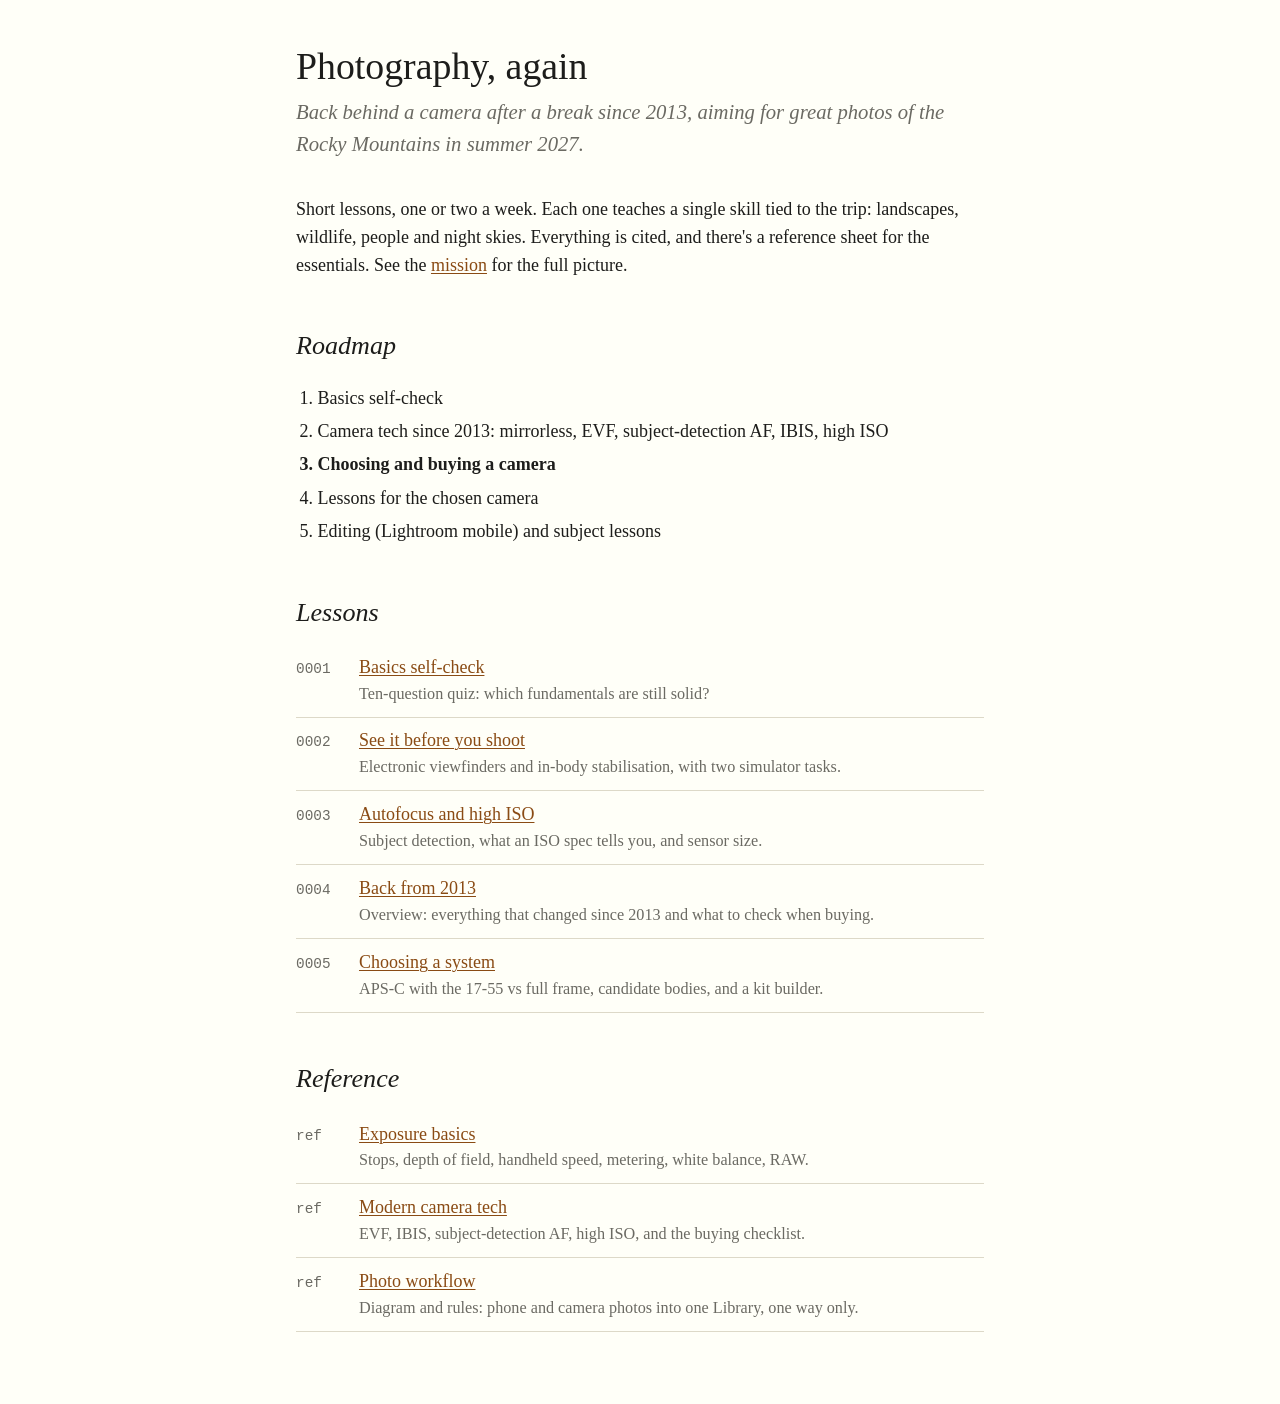
<file: index.html>
<!doctype html>
<html lang="en">
<head>
<meta charset="utf-8">
<meta name="viewport" content="width=device-width, initial-scale=1">
<title>Photography course</title>
<link rel="stylesheet" href="assets/course.css">
</head>
<body>
<main>

<h1>Photography, again</h1>
<p class="subtitle">Back behind a camera after a break since 2013, aiming for great photos of the Rocky Mountains in summer 2027.</p>

<p>Short lessons, one or two a week. Each one teaches a single skill tied to the trip: landscapes, wildlife, people and night skies. Everything is cited, and there's a reference sheet for the essentials. See the <a href="MISSION.md">mission</a> for the full picture.</p>

<h2>Roadmap</h2>
<ol class="roadmap">
  <li>Basics self-check</li>
  <li>Camera tech since 2013: mirrorless, EVF, subject-detection AF, IBIS, high ISO</li>
  <li class="now">Choosing and buying a camera</li>
  <li>Lessons for the chosen camera</li>
  <li>Editing (Lightroom mobile) and subject lessons</li>
</ol>

<h2>Lessons</h2>
<ul class="toc">
  <li><span class="num">0001</span><span><a href="lessons/0001-basics-self-check.html">Basics self-check</a><span class="desc">Ten-question quiz: which fundamentals are still solid?</span></span></li>
  <li><span class="num">0002</span><span><a href="lessons/0002-see-it-before-you-shoot.html">See it before you shoot</a><span class="desc">Electronic viewfinders and in-body stabilisation, with two simulator tasks.</span></span></li>
  <li><span class="num">0003</span><span><a href="lessons/0003-autofocus-and-high-iso.html">Autofocus and high ISO</a><span class="desc">Subject detection, what an ISO spec tells you, and sensor size.</span></span></li>
  <li><span class="num">0004</span><span><a href="lessons/0004-back-from-2013.html">Back from 2013</a><span class="desc">Overview: everything that changed since 2013 and what to check when buying.</span></span></li>
  <li><span class="num">0005</span><span><a href="lessons/0005-choosing-a-system.html">Choosing a system</a><span class="desc">APS-C with the 17-55 vs full frame, candidate bodies, and a kit builder.</span></span></li>
</ul>

<h2>Reference</h2>
<ul class="toc">
  <li><span class="num">ref</span><span><a href="reference/exposure-basics.html">Exposure basics</a><span class="desc">Stops, depth of field, handheld speed, metering, white balance, RAW.</span></span></li>
  <li><span class="num">ref</span><span><a href="reference/modern-camera-tech.html">Modern camera tech</a><span class="desc">EVF, IBIS, subject-detection AF, high ISO, and the buying checklist.</span></span></li>
  <li><span class="num">ref</span><span><a href="reference/photo-workflow.html">Photo workflow</a><span class="desc">Diagram and rules: phone and camera photos into one Library, one way only.</span></span></li>
</ul>

</main>
</body>
</html>
</file>
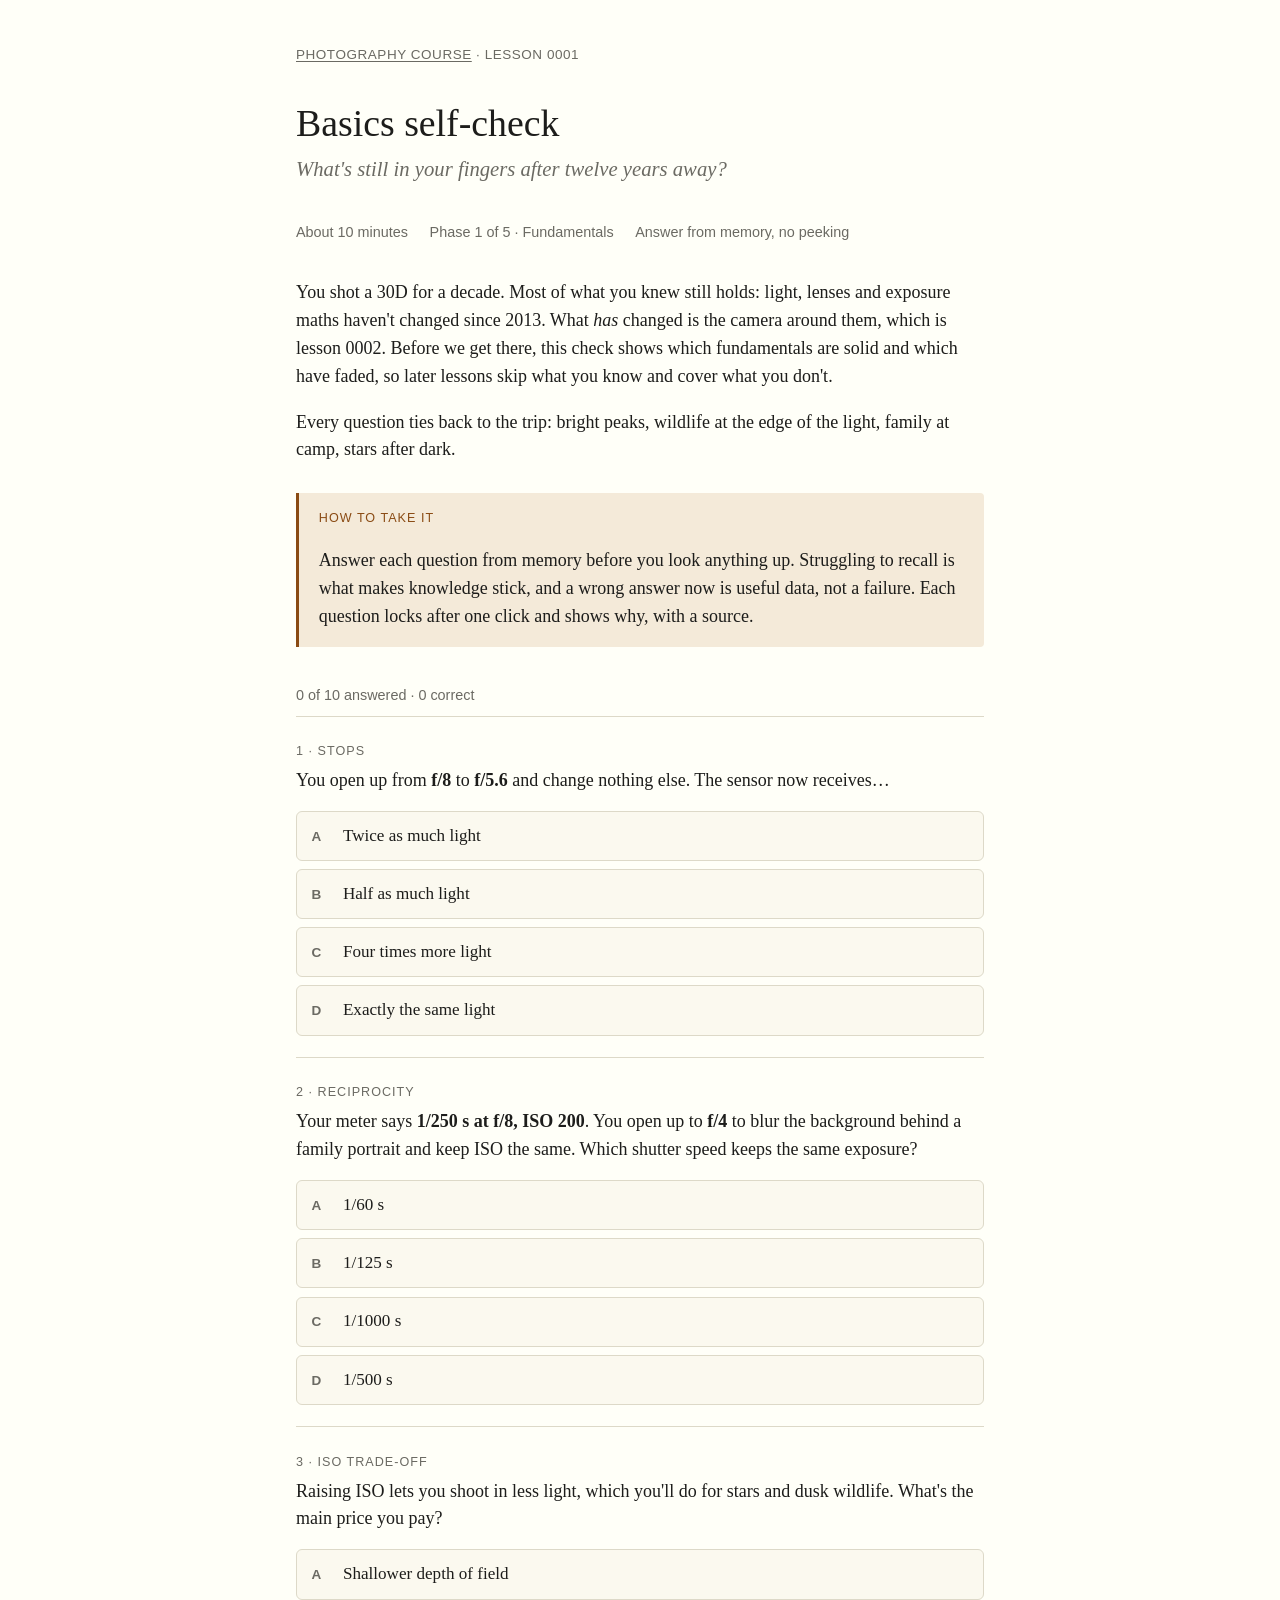
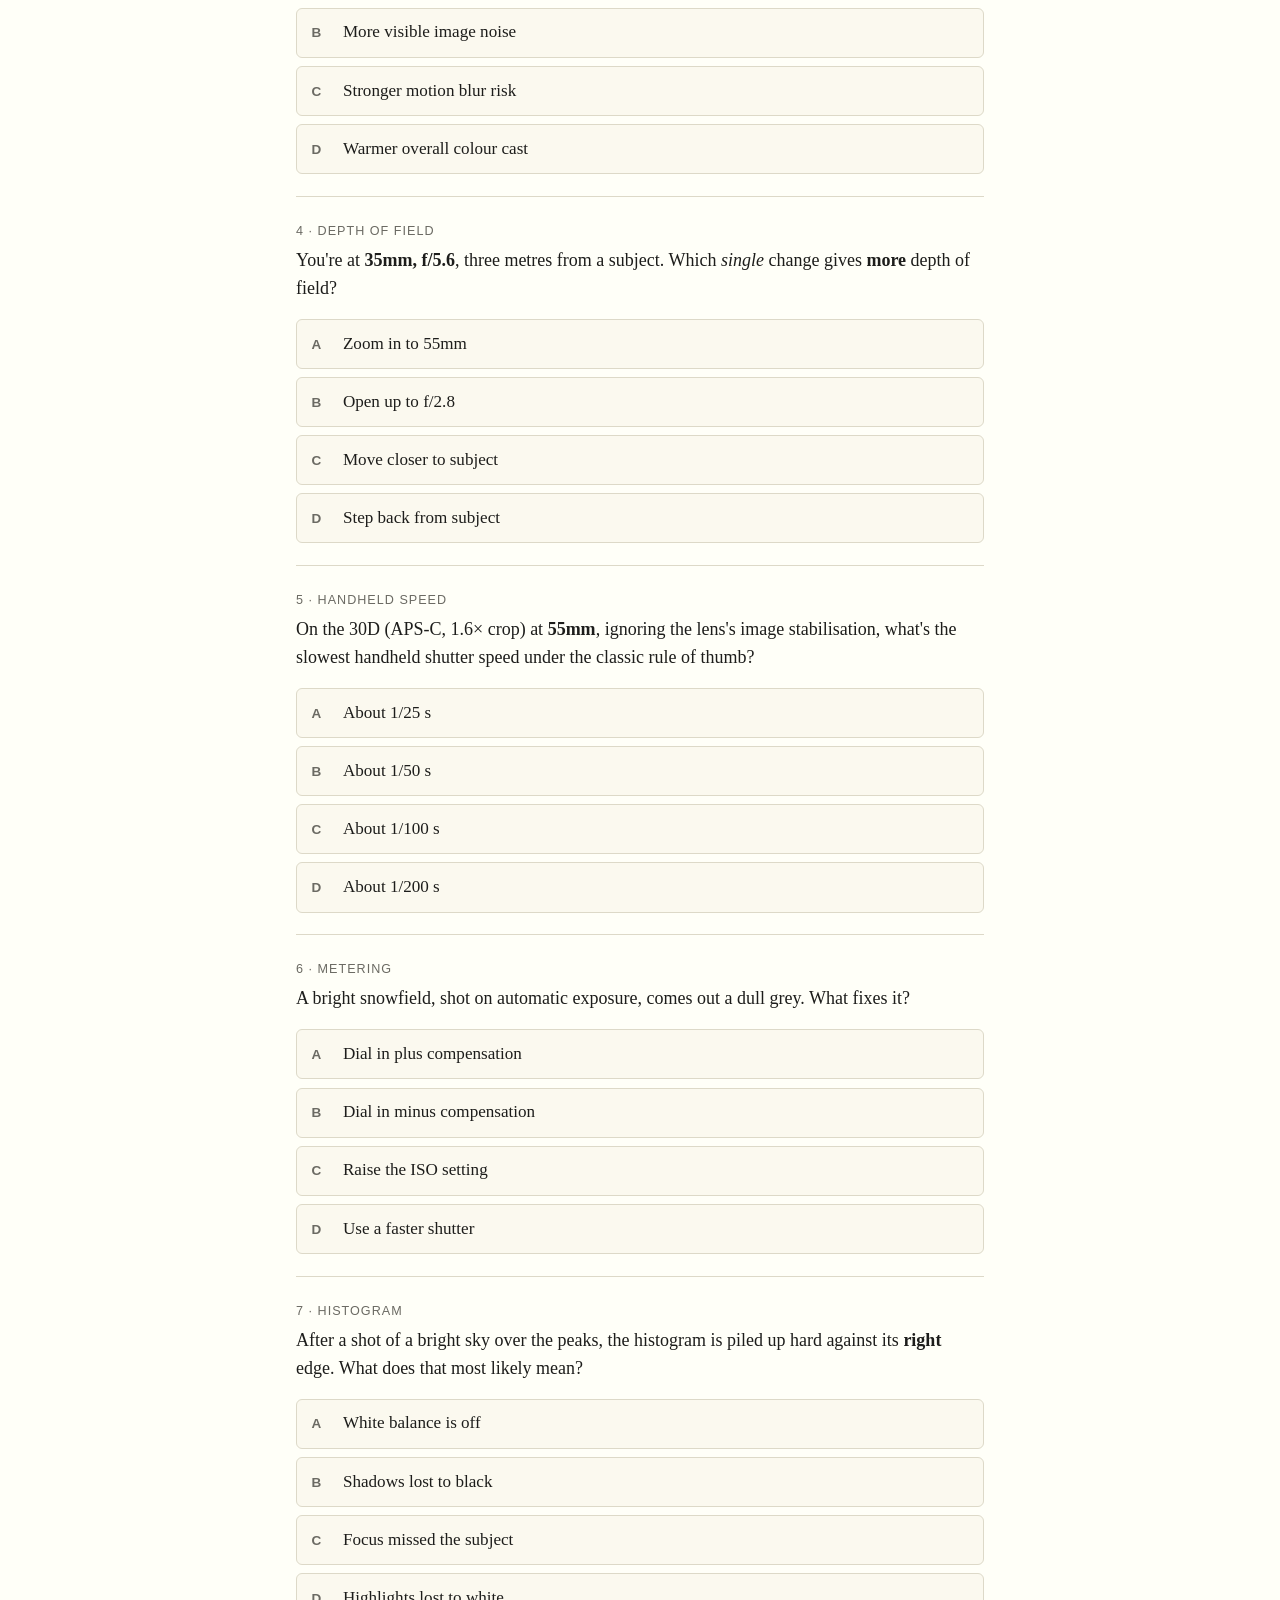
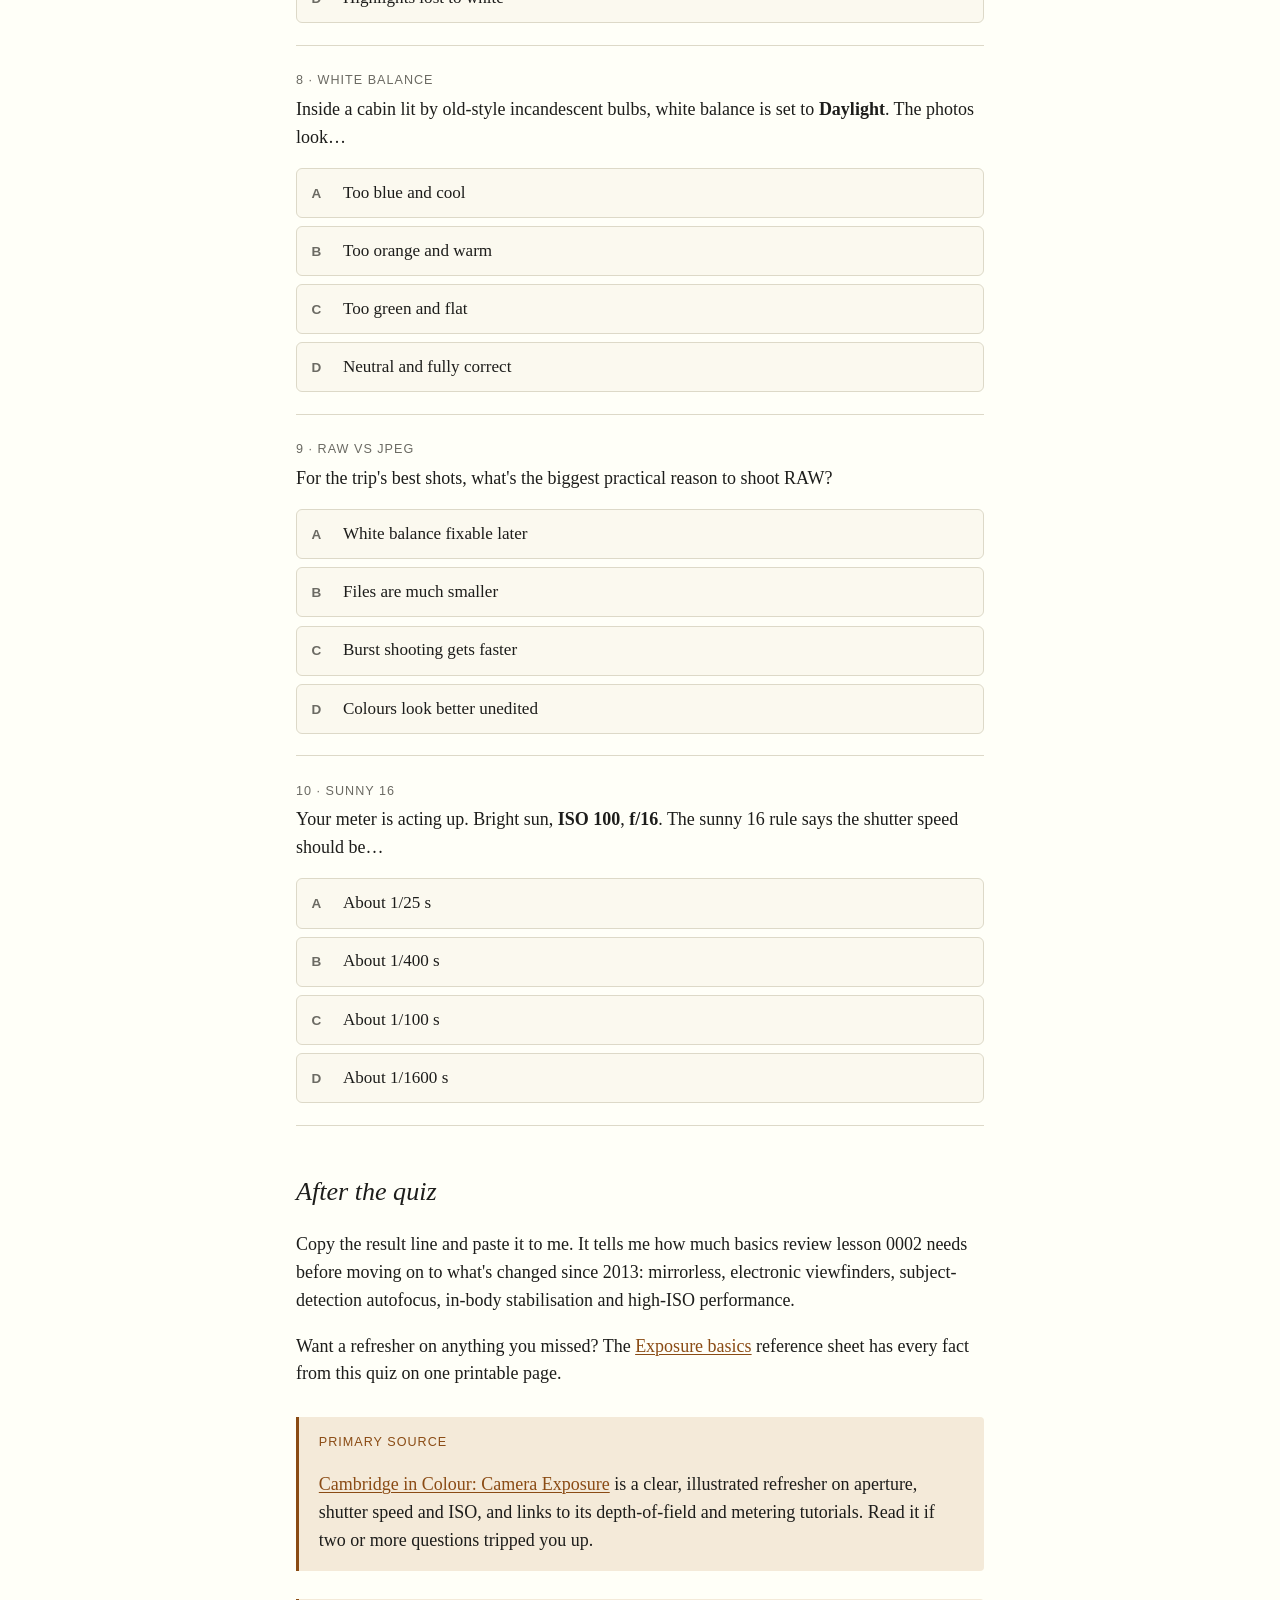
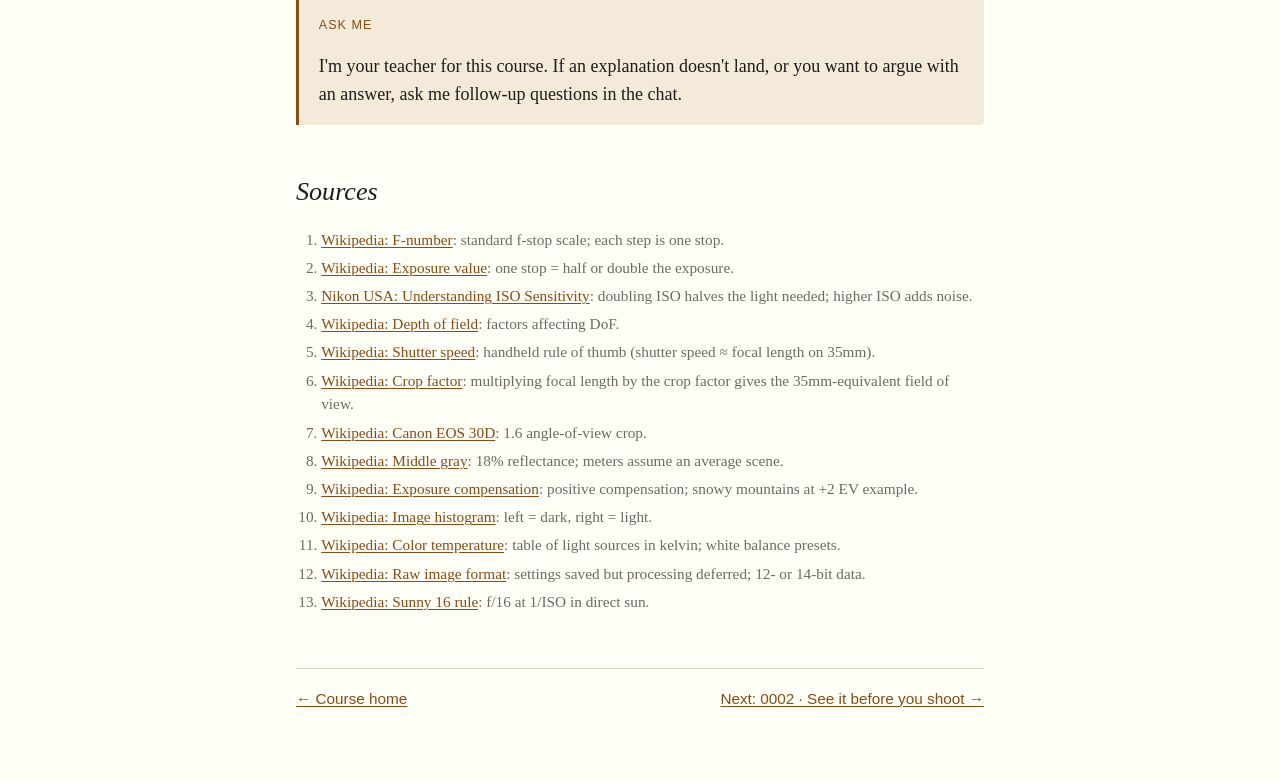
<file: lessons/0001-basics-self-check.html>
<!doctype html>
<html lang="en">
<head>
<meta charset="utf-8">
<meta name="viewport" content="width=device-width, initial-scale=1">
<title>0001 · Basics self-check</title>
<link rel="stylesheet" href="../assets/course.css">
<link rel="stylesheet" href="../assets/quiz.css">
</head>
<body>
<main>

<nav class="crumbs"><a href="../index.html">Photography course</a> · Lesson 0001</nav>

<h1>Basics self-check</h1>
<p class="subtitle">What's still in your fingers after twelve years away?</p>

<div class="meta">
  <span>About 10 minutes</span>
  <span>Phase 1 of 5 · Fundamentals</span>
  <span>Answer from memory, no peeking</span>
</div>

<p>You shot a 30D for a decade. Most of what you knew still holds: light, lenses and exposure maths haven't changed since 2013. What <em>has</em> changed is the camera around them, which is lesson 0002. Before we get there, this check shows which fundamentals are solid and which have faded, so later lessons skip what you know and cover what you don't.</p>

<p>Every question ties back to the trip: bright peaks, wildlife at the edge of the light, family at camp, stars after dark.</p>

<div class="callout">
  <span class="label">How to take it</span>
  <p>Answer each question from memory before you look anything up. Struggling to recall is what makes knowledge stick, and a wrong answer now is useful data, not a failure. Each question locks after one click and shows why, with a source.</p>
</div>

<div class="quiz" data-quiz="quiz-data" data-lesson="0001"></div>

<script type="application/json" id="quiz-data">
[
  {
    "topic": "Stops",
    "q": "You open up from <strong>f/8</strong> to <strong>f/5.6</strong> and change nothing else. The sensor now receives…",
    "options": ["Twice as much light", "Half as much light", "Four times more light", "Exactly the same light"],
    "answer": 0,
    "explain": "f/5.6 is one full stop wider than f/8 in the standard f-stop scale (f/1, 1.4, 2, 2.8, 4, 5.6, 8, 11, 16, 22…), and one stop is a doubling or halving of exposure. <a href=\"#s1\">[1]</a> <a href=\"#s2\">[2]</a>"
  },
  {
    "topic": "Reciprocity",
    "q": "Your meter says <strong>1/250 s at f/8, ISO 200</strong>. You open up to <strong>f/4</strong> to blur the background behind a family portrait and keep ISO the same. Which shutter speed keeps the same exposure?",
    "options": ["1/60 s", "1/125 s", "1/1000 s", "1/500 s"],
    "answer": 2,
    "explain": "f/8 → f/5.6 → f/4 is two stops more light, so the shutter must give two stops less: 1/250 → 1/500 → 1/1000 s. Equal exposure means trading stop for stop between settings. <a href=\"#s1\">[1]</a> <a href=\"#s2\">[2]</a>"
  },
  {
    "topic": "ISO trade-off",
    "q": "Raising ISO lets you shoot in less light, which you'll do for stars and dusk wildlife. What's the main price you pay?",
    "options": ["Shallower depth of field", "More visible image noise", "Stronger motion blur risk", "Warmer overall colour cast"],
    "answer": 1,
    "explain": "Each doubling of ISO halves the light the camera needs, but higher ISO means more noise, the digital version of film grain. How much noise modern sensors show at high ISO is one of the big changes since 2013, coming in lesson 0002. <a href=\"#s3\">[3]</a>"
  },
  {
    "topic": "Depth of field",
    "q": "You're at <strong>35mm, f/5.6</strong>, three metres from a subject. Which <em>single</em> change gives <strong>more</strong> depth of field?",
    "options": ["Zoom in to 55mm", "Open up to f/2.8", "Move closer to subject", "Step back from subject"],
    "answer": 3,
    "explain": "Depth of field grows with subject distance and with f-number, and shrinks with longer focal length or a wider aperture. Of these four, only stepping back increases it. <a href=\"#s4\">[4]</a>"
  },
  {
    "topic": "Handheld speed",
    "q": "On the 30D (APS-C, 1.6× crop) at <strong>55mm</strong>, ignoring the lens's image stabilisation, what's the slowest handheld shutter speed under the classic rule of thumb?",
    "options": ["About 1/25 s", "About 1/50 s", "About 1/100 s", "About 1/200 s"],
    "answer": 2,
    "explain": "The film-era rule says use a shutter speed close to the focal length, but it assumes 35mm film. Multiply by the crop factor first: 55 × 1.6 = 88mm equivalent, so about 1/100 s. 1/50 s is the trap: it forgets the crop. Stabilisation lets you go slower, and that matters a lot for modern cameras. <a href=\"#s5\">[5]</a> <a href=\"#s6\">[6]</a> <a href=\"#s7\">[7]</a>"
  },
  {
    "topic": "Metering",
    "q": "A bright snowfield, shot on automatic exposure, comes out a dull grey. What fixes it?",
    "options": ["Dial in plus compensation", "Dial in minus compensation", "Raise the ISO setting", "Use a faster shutter"],
    "answer": 0,
    "explain": "Meters assume the scene averages out to middle grey (about 18% reflectance), so they darken a bright scene toward grey. Positive exposure compensation (for example +1 to +2 EV) brings the white back. <a href=\"#s8\">[8]</a> <a href=\"#s9\">[9]</a>"
  },
  {
    "topic": "Histogram",
    "q": "After a shot of a bright sky over the peaks, the histogram is piled up hard against its <strong>right</strong> edge. What does that most likely mean?",
    "options": ["White balance is off", "Shadows lost to black", "Focus missed the subject", "Highlights lost to white"],
    "answer": 3,
    "explain": "The histogram runs from dark on the left, through midtones, to bright on the right. A pile-up at the right edge means tones pushed to pure white, with highlight detail lost. <a href=\"#s10\">[10]</a>"
  },
  {
    "topic": "White balance",
    "q": "Inside a cabin lit by old-style incandescent bulbs, white balance is set to <strong>Daylight</strong>. The photos look…",
    "options": ["Too blue and cool", "Too orange and warm", "Too green and flat", "Neutral and fully correct"],
    "answer": 1,
    "explain": "Incandescent lamps are about 2,400 K and daylight about 5,500–6,500 K. Lower colour temperature looks warmer and more orange, so a Daylight setting leaves the orange cast in. <a href=\"#s11\">[11]</a>"
  },
  {
    "topic": "RAW vs JPEG",
    "q": "For the trip's best shots, what's the biggest practical reason to shoot RAW?",
    "options": ["White balance fixable later", "Files are much smaller", "Burst shooting gets faster", "Colours look better unedited"],
    "answer": 0,
    "explain": "A RAW file stores the in-camera settings without applying them, so white balance and the other settings can be redone later. It also keeps 12–14 bits per channel against JPEG's 8, which gives much more room to recover highlights and shadows. The trade-offs are bigger files and needing to edit, which suits your plan to edit after the trip. <a href=\"#s12\">[12]</a>"
  },
  {
    "topic": "Sunny 16",
    "q": "Your meter is acting up. Bright sun, <strong>ISO 100</strong>, <strong>f/16</strong>. The sunny 16 rule says the shutter speed should be…",
    "options": ["About 1/25 s", "About 1/400 s", "About 1/100 s", "About 1/1600 s"],
    "answer": 2,
    "explain": "In direct sun at f/16, set the shutter to the reciprocal of the ISO: 1/100 s at ISO 100, or 1/125 s if that's the nearest setting. It's a useful sanity check on any meter. <a href=\"#s13\">[13]</a>"
  }
]
</script>

<h2>After the quiz</h2>
<p>Copy the result line and paste it to me. It tells me how much basics review lesson 0002 needs before moving on to what's changed since 2013: mirrorless, electronic viewfinders, subject-detection autofocus, in-body stabilisation and high-ISO performance.</p>
<p>Want a refresher on anything you missed? The <a href="../reference/exposure-basics.html">Exposure basics</a> reference sheet has every fact from this quiz on one printable page.</p>

<div class="callout">
  <span class="label">Primary source</span>
  <p><a href="https://www.cambridgeincolour.com/tutorials/camera-exposure.htm">Cambridge in Colour: Camera Exposure</a> is a clear, illustrated refresher on aperture, shutter speed and ISO, and links to its depth-of-field and metering tutorials. Read it if two or more questions tripped you up.</p>
</div>

<div class="callout">
  <span class="label">Ask me</span>
  <p>I'm your teacher for this course. If an explanation doesn't land, or you want to argue with an answer, ask me follow-up questions in the chat.</p>
</div>

<h2>Sources</h2>
<ol class="sources">
  <li id="s1"><a href="https://en.wikipedia.org/wiki/F-number">Wikipedia: F-number</a>: standard f-stop scale; each step is one stop.</li>
  <li id="s2"><a href="https://en.wikipedia.org/wiki/Exposure_value">Wikipedia: Exposure value</a>: one stop = half or double the exposure.</li>
  <li id="s3"><a href="https://www.nikonusa.com/learn-and-explore/c/tips-and-techniques/understanding-iso-sensitivity">Nikon USA: Understanding ISO Sensitivity</a>: doubling ISO halves the light needed; higher ISO adds noise.</li>
  <li id="s4"><a href="https://en.wikipedia.org/wiki/Depth_of_field">Wikipedia: Depth of field</a>: factors affecting DoF.</li>
  <li id="s5"><a href="https://en.wikipedia.org/wiki/Shutter_speed">Wikipedia: Shutter speed</a>: handheld rule of thumb (shutter speed ≈ focal length on 35mm).</li>
  <li id="s6"><a href="https://en.wikipedia.org/wiki/Crop_factor">Wikipedia: Crop factor</a>: multiplying focal length by the crop factor gives the 35mm-equivalent field of view.</li>
  <li id="s7"><a href="https://en.wikipedia.org/wiki/Canon_EOS_30D">Wikipedia: Canon EOS 30D</a>: 1.6 angle-of-view crop.</li>
  <li id="s8"><a href="https://en.wikipedia.org/wiki/Middle_gray">Wikipedia: Middle gray</a>: 18% reflectance; meters assume an average scene.</li>
  <li id="s9"><a href="https://en.wikipedia.org/wiki/Exposure_compensation">Wikipedia: Exposure compensation</a>: positive compensation; snowy mountains at +2 EV example.</li>
  <li id="s10"><a href="https://en.wikipedia.org/wiki/Image_histogram">Wikipedia: Image histogram</a>: left = dark, right = light.</li>
  <li id="s11"><a href="https://en.wikipedia.org/wiki/Color_temperature">Wikipedia: Color temperature</a>: table of light sources in kelvin; white balance presets.</li>
  <li id="s12"><a href="https://en.wikipedia.org/wiki/Raw_image_format">Wikipedia: Raw image format</a>: settings saved but processing deferred; 12- or 14-bit data.</li>
  <li id="s13"><a href="https://en.wikipedia.org/wiki/Sunny_16_rule">Wikipedia: Sunny 16 rule</a>: f/16 at 1/ISO in direct sun.</li>
</ol>

<nav class="lesson-nav">
  <a href="../index.html">← Course home</a>
  <a href="0002-see-it-before-you-shoot.html">Next: 0002 · See it before you shoot →</a>
</nav>

</main>
<script src="../assets/quiz.js" defer></script>
</body>
</html>
</file>
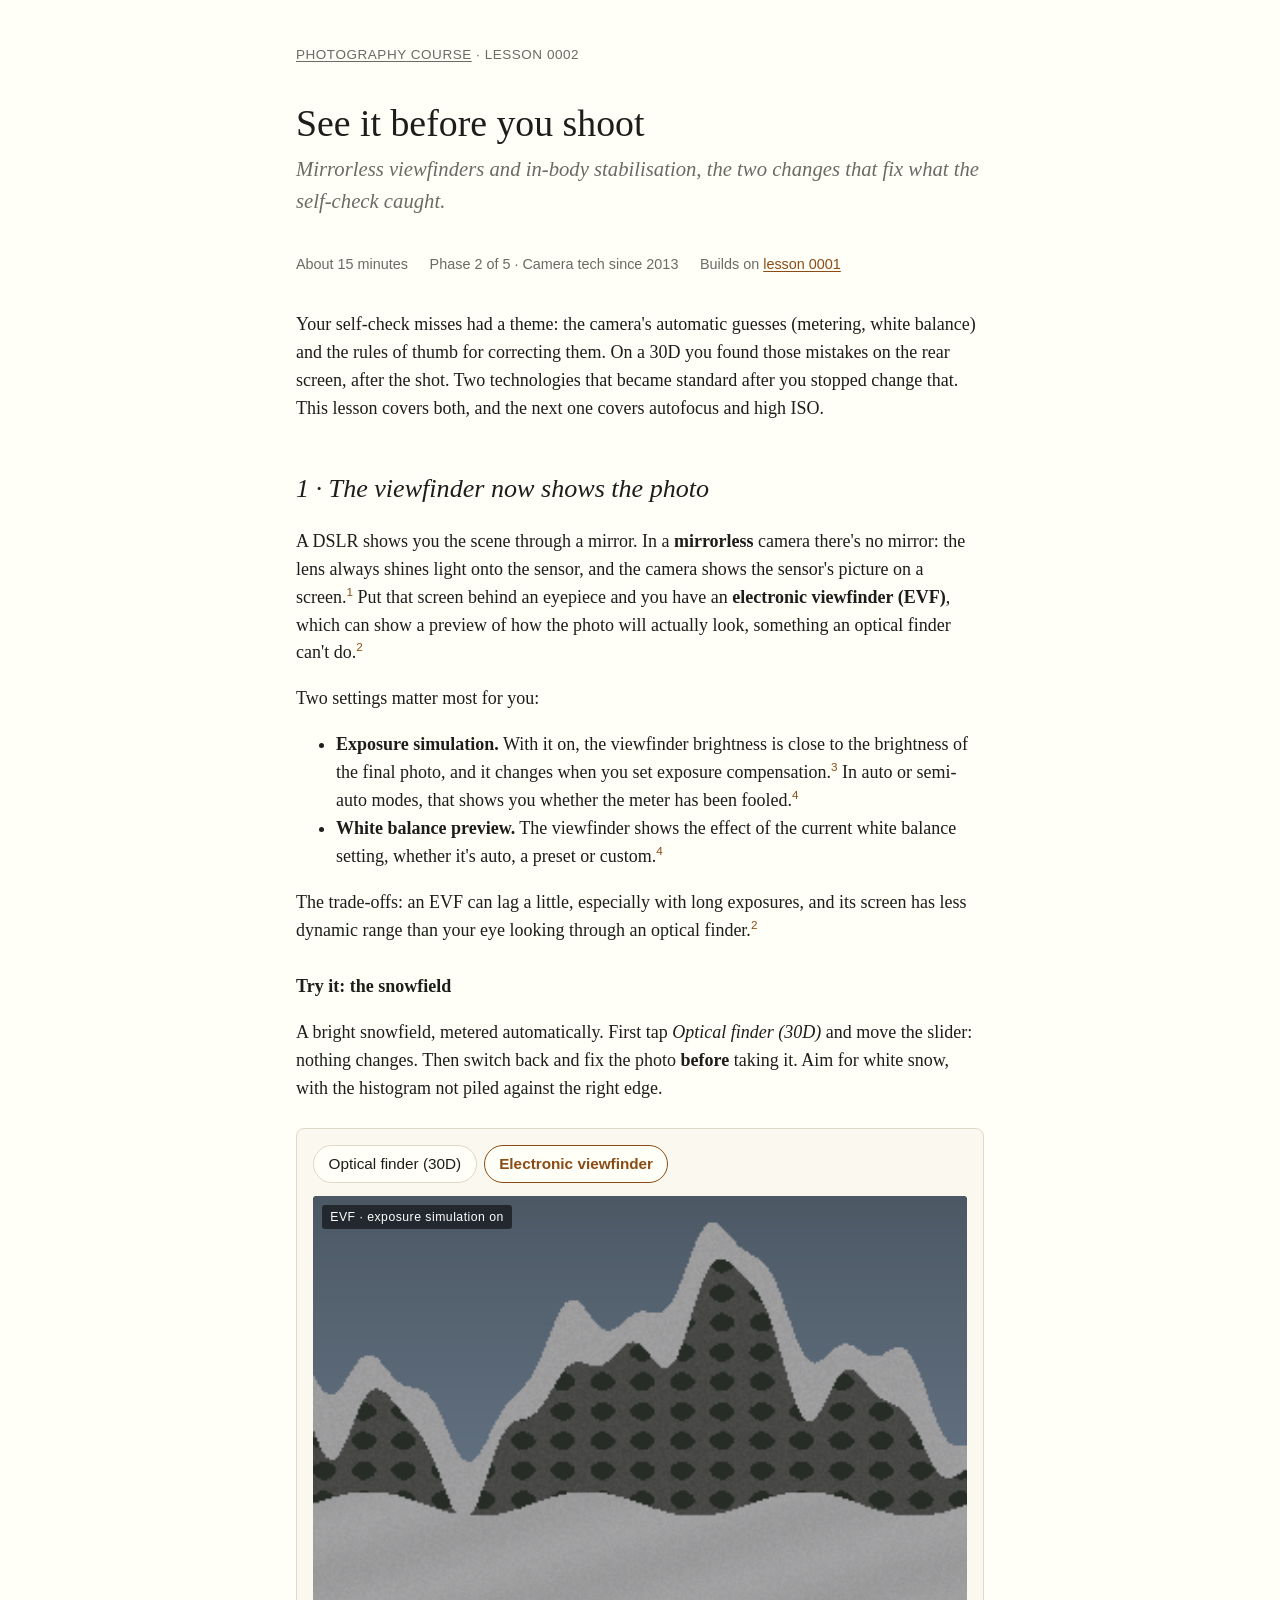
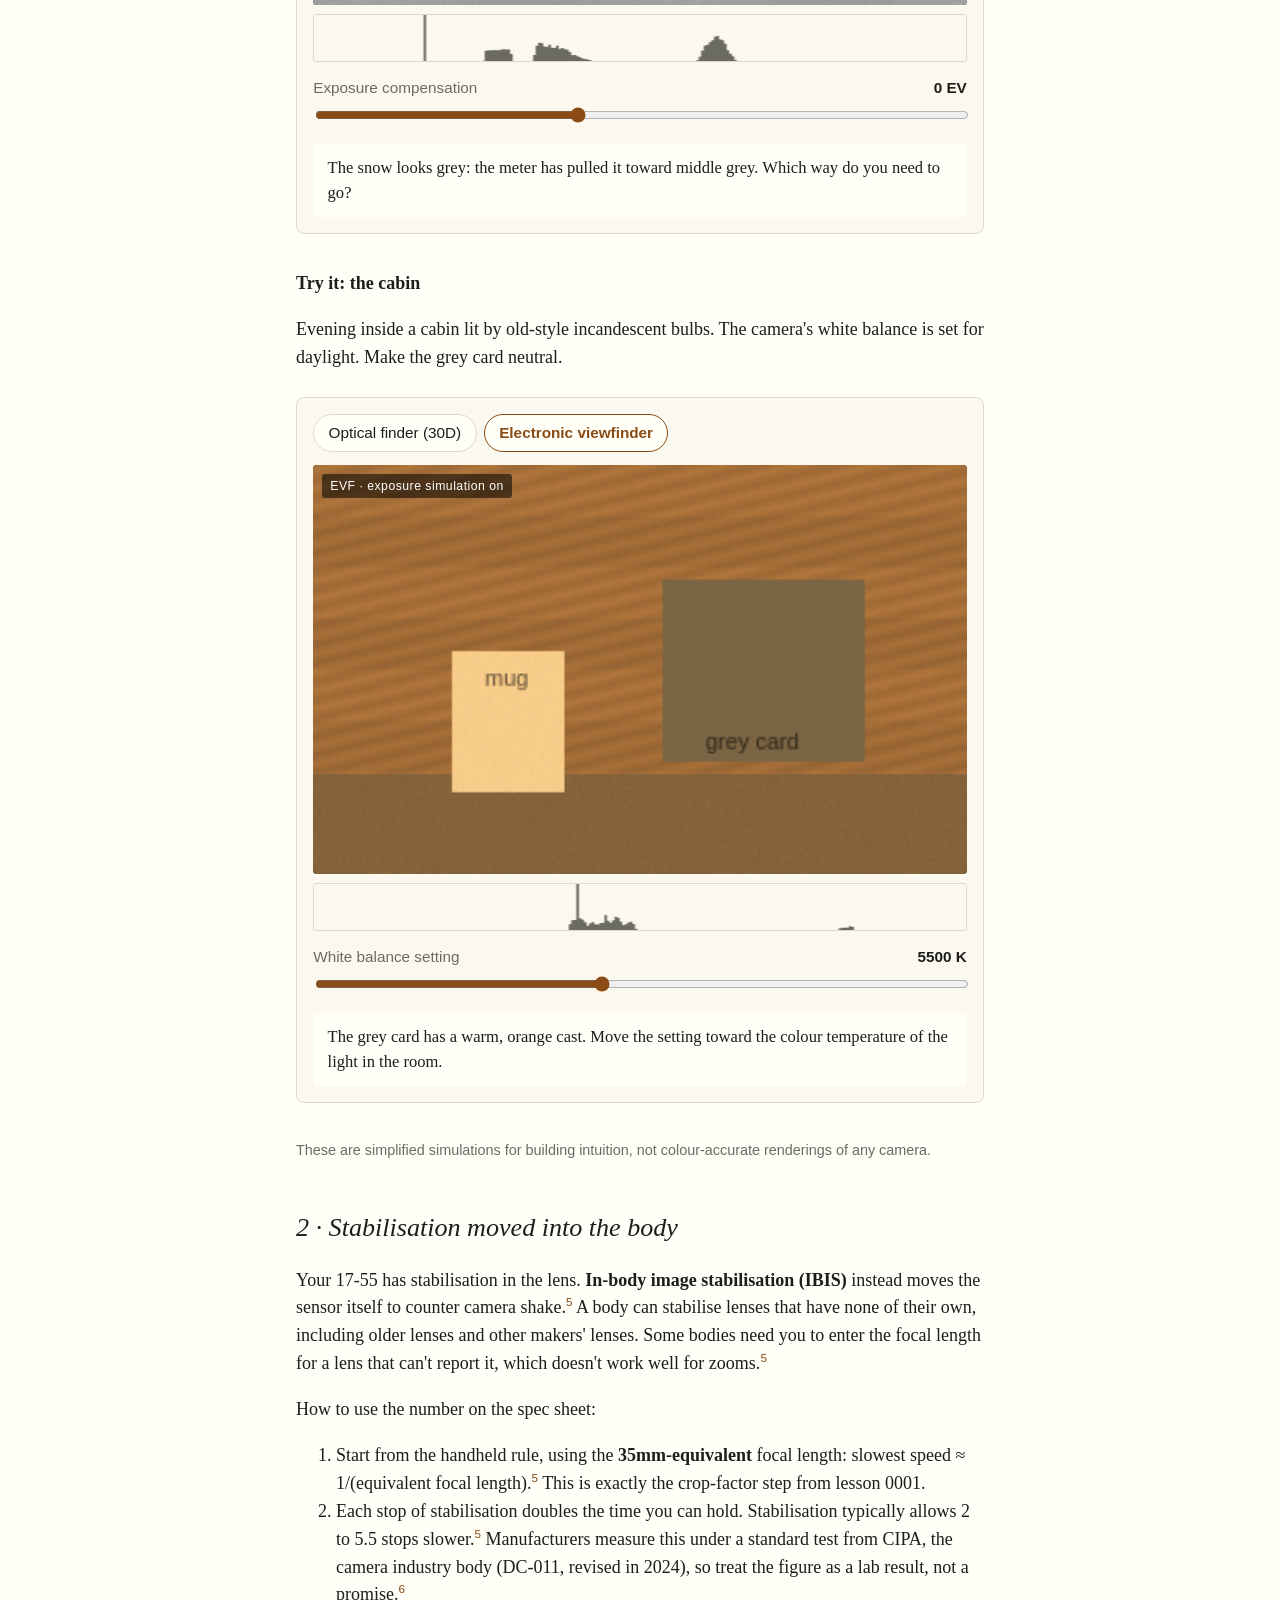
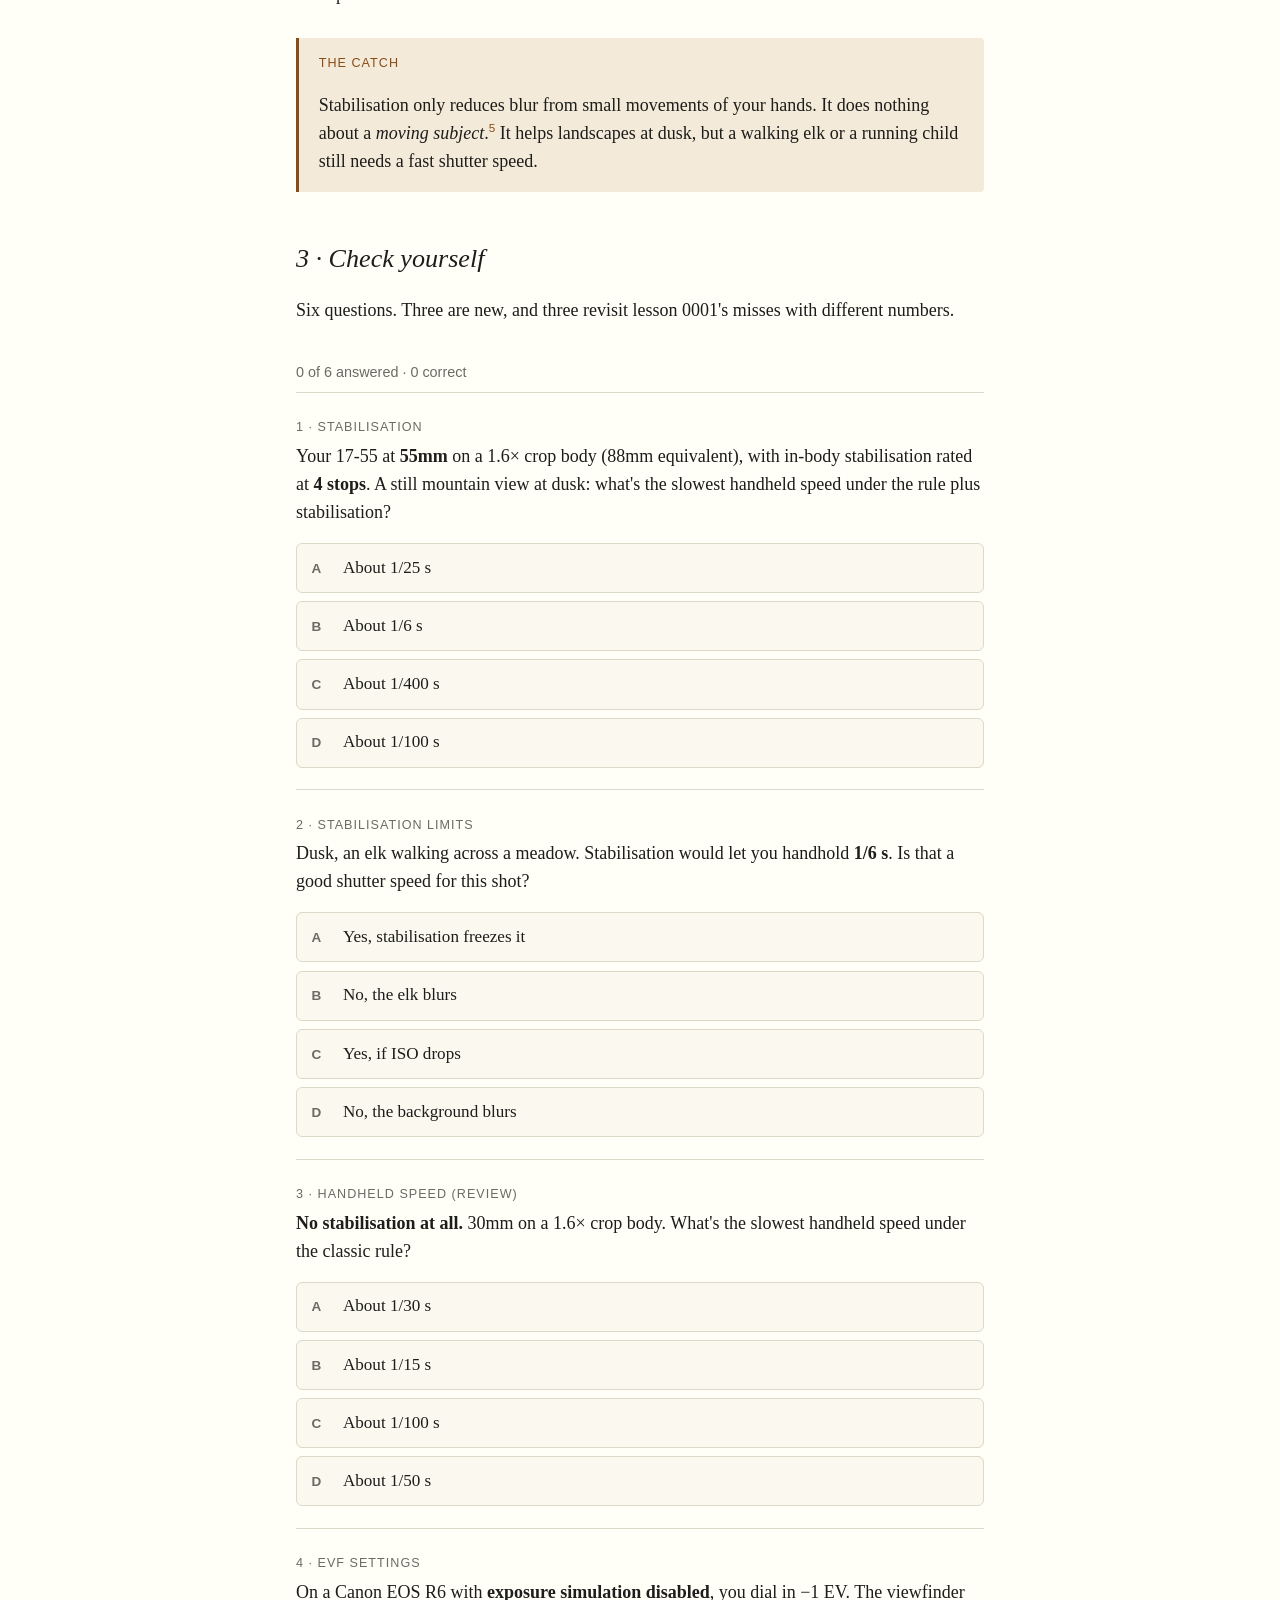
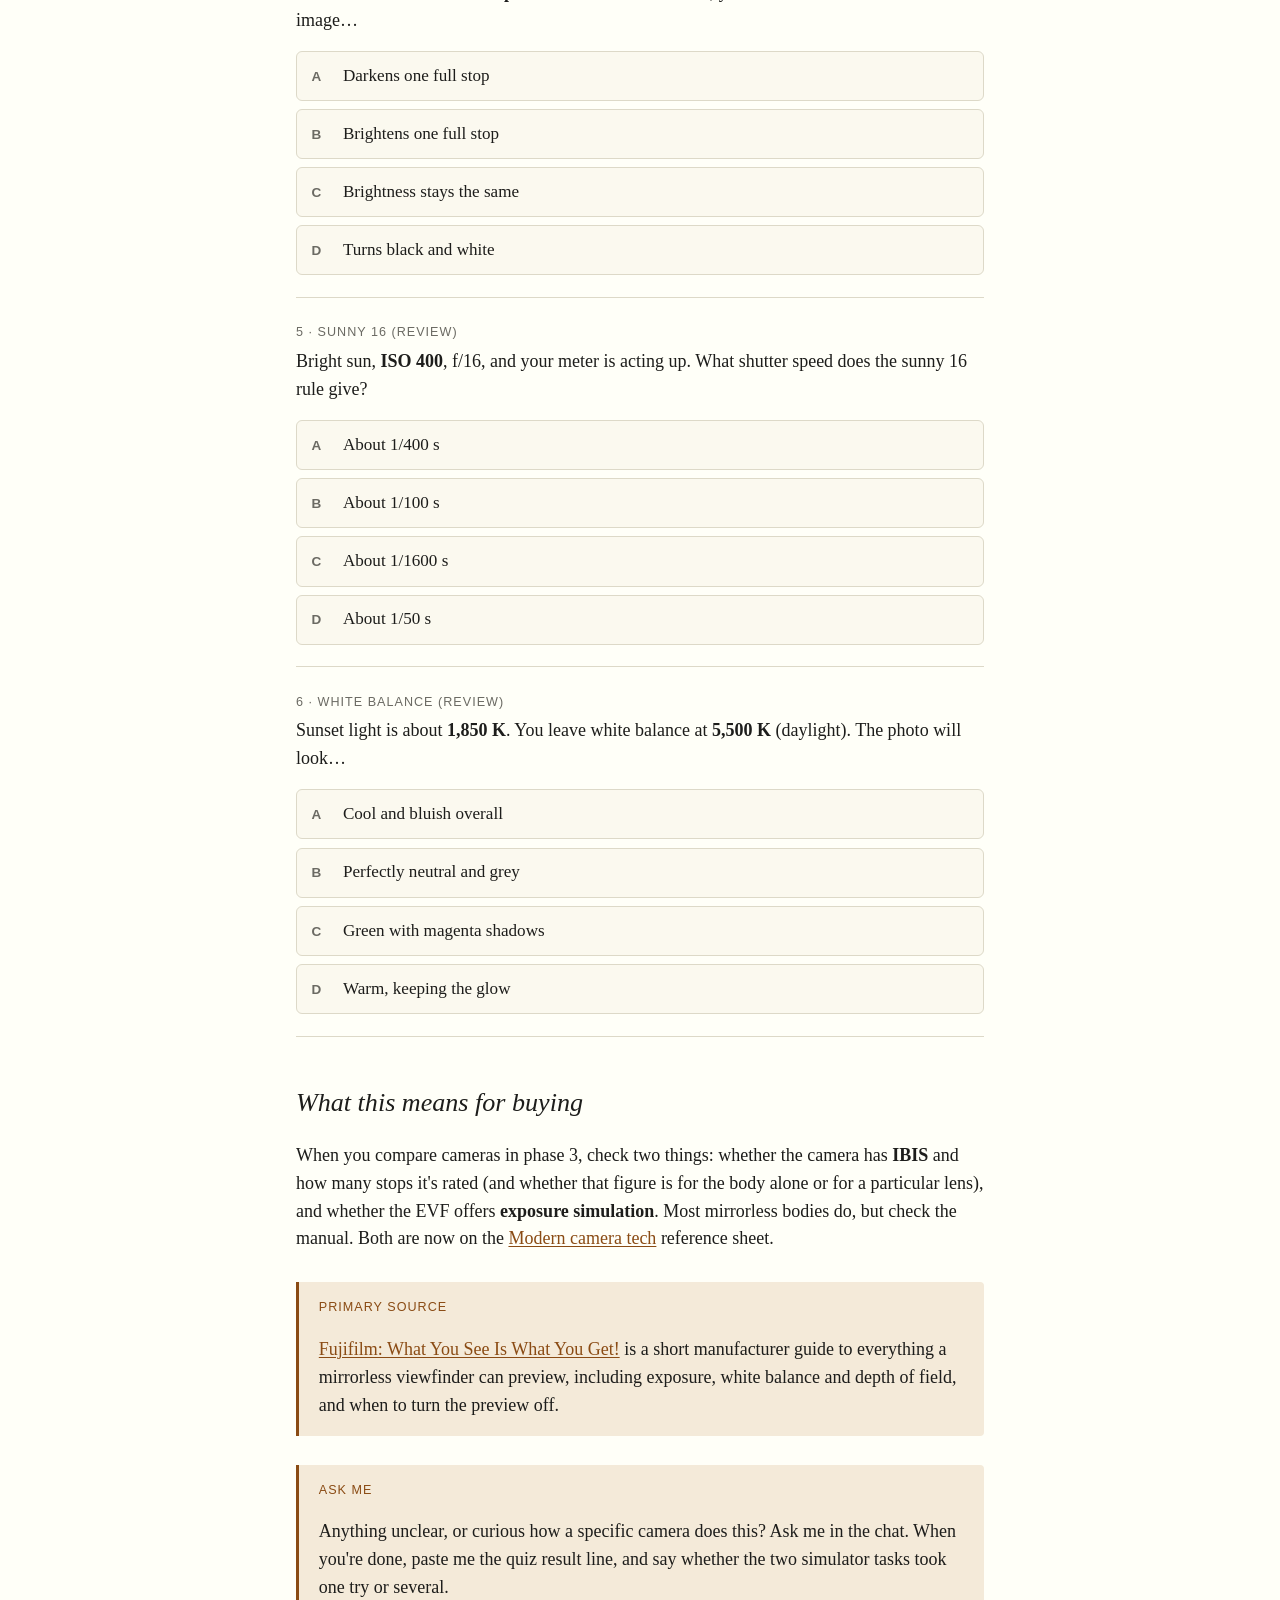
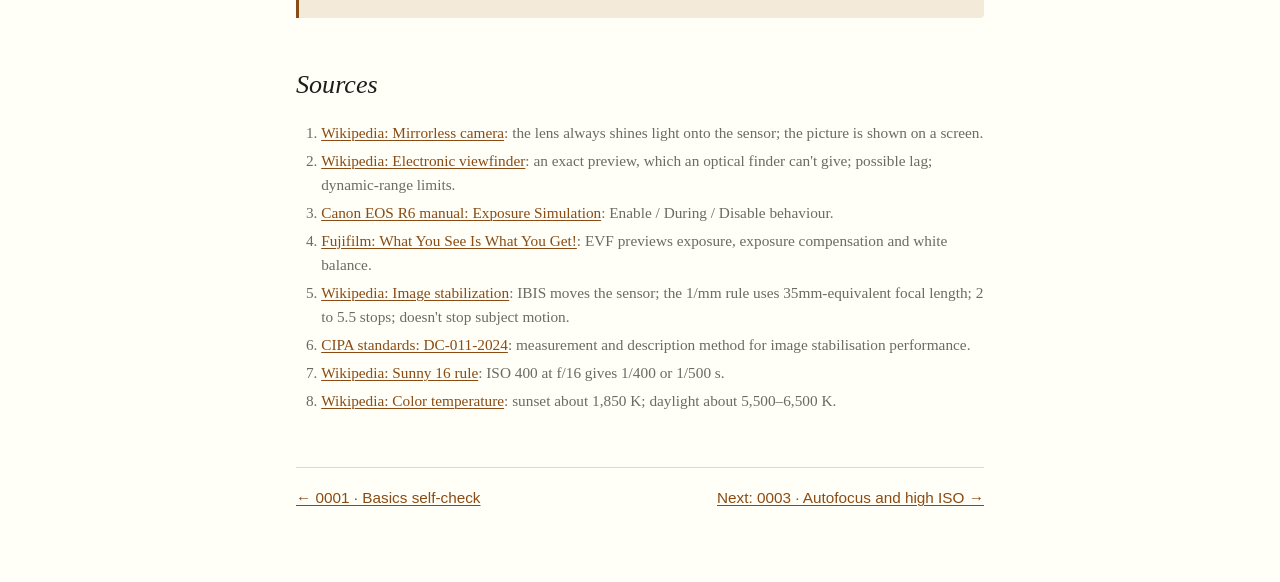
<file: lessons/0002-see-it-before-you-shoot.html>
<!doctype html>
<html lang="en">
<head>
<meta charset="utf-8">
<meta name="viewport" content="width=device-width, initial-scale=1">
<title>0002 · See it before you shoot</title>
<link rel="stylesheet" href="../assets/course.css">
<link rel="stylesheet" href="../assets/evf-sim.css">
<link rel="stylesheet" href="../assets/quiz.css">
</head>
<body>
<main>

<nav class="crumbs"><a href="../index.html">Photography course</a> · Lesson 0002</nav>

<h1>See it before you shoot</h1>
<p class="subtitle">Mirrorless viewfinders and in-body stabilisation, the two changes that fix what the self-check caught.</p>

<div class="meta">
  <span>About 15 minutes</span>
  <span>Phase 2 of 5 · Camera tech since 2013</span>
  <span>Builds on <a href="0001-basics-self-check.html">lesson 0001</a></span>
</div>

<p>Your self-check misses had a theme: the camera's automatic guesses (metering, white balance) and the rules of thumb for correcting them. On a 30D you found those mistakes on the rear screen, after the shot. Two technologies that became standard after you stopped change that. This lesson covers both, and the next one covers autofocus and high ISO.</p>

<h2>1 · The viewfinder now shows the photo</h2>

<p>A DSLR shows you the scene through a mirror. In a <strong>mirrorless</strong> camera there's no mirror: the lens always shines light onto the sensor, and the camera shows the sensor's picture on a screen.<sup class="cite"><a href="#s1">1</a></sup> Put that screen behind an eyepiece and you have an <strong>electronic viewfinder (EVF)</strong>, which can show a preview of how the photo will actually look, something an optical finder can't do.<sup class="cite"><a href="#s2">2</a></sup></p>

<p>Two settings matter most for you:</p>
<ul>
  <li><strong>Exposure simulation.</strong> With it on, the viewfinder brightness is close to the brightness of the final photo, and it changes when you set exposure compensation.<sup class="cite"><a href="#s3">3</a></sup> In auto or semi-auto modes, that shows you whether the meter has been fooled.<sup class="cite"><a href="#s4">4</a></sup></li>
  <li><strong>White balance preview.</strong> The viewfinder shows the effect of the current white balance setting, whether it's auto, a preset or custom.<sup class="cite"><a href="#s4">4</a></sup></li>
</ul>
<p>The trade-offs: an EVF can lag a little, especially with long exposures, and its screen has less dynamic range than your eye looking through an optical finder.<sup class="cite"><a href="#s2">2</a></sup></p>

<h3>Try it: the snowfield</h3>
<p>A bright snowfield, metered automatically. First tap <em>Optical finder (30D)</em> and move the slider: nothing changes. Then switch back and fix the photo <strong>before</strong> taking it. Aim for white snow, with the histogram not piled against the right edge.</p>
<div class="evf-sim" data-scene="snow"></div>

<h3>Try it: the cabin</h3>
<p>Evening inside a cabin lit by old-style incandescent bulbs. The camera's white balance is set for daylight. Make the grey card neutral.</p>
<div class="evf-sim" data-scene="cabin"></div>

<p class="meta">These are simplified simulations for building intuition, not colour-accurate renderings of any camera.</p>

<h2>2 · Stabilisation moved into the body</h2>

<p>Your 17-55 has stabilisation in the lens. <strong>In-body image stabilisation (IBIS)</strong> instead moves the sensor itself to counter camera shake.<sup class="cite"><a href="#s5">5</a></sup> A body can stabilise lenses that have none of their own, including older lenses and other makers' lenses. Some bodies need you to enter the focal length for a lens that can't report it, which doesn't work well for zooms.<sup class="cite"><a href="#s5">5</a></sup></p>

<p>How to use the number on the spec sheet:</p>
<ol>
  <li>Start from the handheld rule, using the <strong>35mm-equivalent</strong> focal length: slowest speed ≈ 1/(equivalent focal length).<sup class="cite"><a href="#s5">5</a></sup> This is exactly the crop-factor step from lesson 0001.</li>
  <li>Each stop of stabilisation doubles the time you can hold. Stabilisation typically allows 2 to 5.5 stops slower.<sup class="cite"><a href="#s5">5</a></sup> Manufacturers measure this under a standard test from CIPA, the camera industry body (DC-011, revised in 2024), so treat the figure as a lab result, not a promise.<sup class="cite"><a href="#s6">6</a></sup></li>
</ol>

<div class="callout">
  <span class="label">The catch</span>
  <p>Stabilisation only reduces blur from small movements of your hands. It does nothing about a <em>moving subject</em>.<sup class="cite"><a href="#s5">5</a></sup> It helps landscapes at dusk, but a walking elk or a running child still needs a fast shutter speed.</p>
</div>

<h2>3 · Check yourself</h2>
<p>Six questions. Three are new, and three revisit lesson 0001's misses with different numbers.</p>

<div class="quiz" data-quiz="quiz-data" data-lesson="0002"></div>
<script type="application/json" id="quiz-data">
[
  {
    "topic": "Stabilisation",
    "q": "Your 17-55 at <strong>55mm</strong> on a 1.6× crop body (88mm equivalent), with in-body stabilisation rated at <strong>4 stops</strong>. A still mountain view at dusk: what's the slowest handheld speed under the rule plus stabilisation?",
    "options": ["About 1/25 s", "About 1/6 s", "About 1/400 s", "About 1/100 s"],
    "answer": 1,
    "explain": "Start at about 1/100 s (closest to 1/88), then double the time four times: 1/50 → 1/25 → 1/13 → 1/6 s. It's a lab figure, so bracing yourself or taking a couple of frames is still wise. <a href=\"#s5\">[5]</a> <a href=\"#s6\">[6]</a>"
  },
  {
    "topic": "Stabilisation limits",
    "q": "Dusk, an elk walking across a meadow. Stabilisation would let you handhold <strong>1/6 s</strong>. Is that a good shutter speed for this shot?",
    "options": ["Yes, stabilisation freezes it", "No, the elk blurs", "Yes, if ISO drops", "No, the background blurs"],
    "answer": 1,
    "explain": "Stabilisation reduces blur from your hands, not from the subject moving. The background stays sharp and the walking elk smears. For moving wildlife, choose a fast shutter speed and accept a higher ISO. <a href=\"#s5\">[5]</a>"
  },
  {
    "topic": "Handheld speed (review)",
    "q": "<strong>No stabilisation at all.</strong> 30mm on a 1.6× crop body. What's the slowest handheld speed under the classic rule?",
    "options": ["About 1/30 s", "About 1/15 s", "About 1/100 s", "About 1/50 s"],
    "answer": 3,
    "explain": "The rule uses the 35mm-equivalent focal length: 30 × 1.6 = 48mm, so about 1/50 s. Picking 1/30 s is the classic trap of forgetting the crop factor. <a href=\"#s5\">[5]</a>"
  },
  {
    "topic": "EVF settings",
    "q": "On a Canon EOS R6 with <strong>exposure simulation disabled</strong>, you dial in −1 EV. The viewfinder image…",
    "options": ["Darkens one full stop", "Brightens one full stop", "Brightness stays the same", "Turns black and white"],
    "answer": 2,
    "explain": "With exposure simulation disabled, the image stays at standard brightness so it's easy to see, even when you set exposure compensation. Leave it on if you want the viewfinder to warn you about a bad exposure. <a href=\"#s3\">[3]</a>"
  },
  {
    "topic": "Sunny 16 (review)",
    "q": "Bright sun, <strong>ISO 400</strong>, f/16, and your meter is acting up. What shutter speed does the sunny 16 rule give?",
    "options": ["About 1/400 s", "About 1/100 s", "About 1/1600 s", "About 1/50 s"],
    "answer": 0,
    "explain": "In direct sun at f/16, the shutter speed is 1/ISO: 1/400 s, or 1/500 s if that's the nearest setting. <a href=\"#s7\">[7]</a>"
  },
  {
    "topic": "White balance (review)",
    "q": "Sunset light is about <strong>1,850 K</strong>. You leave white balance at <strong>5,500 K</strong> (daylight). The photo will look…",
    "options": ["Cool and bluish overall", "Perfectly neutral and grey", "Green with magenta shadows", "Warm, keeping the glow"],
    "answer": 3,
    "explain": "The light is much lower in kelvin than the setting, so the warm orange cast stays in. That's often what you want at sunset. Matching the setting to the light, as in the cabin, removes the cast. <a href=\"#s8\">[8]</a>"
  }
]
</script>

<h2>What this means for buying</h2>
<p>When you compare cameras in phase 3, check two things: whether the camera has <strong>IBIS</strong> and how many stops it's rated (and whether that figure is for the body alone or for a particular lens), and whether the EVF offers <strong>exposure simulation</strong>. Most mirrorless bodies do, but check the manual. Both are now on the <a href="../reference/modern-camera-tech.html">Modern camera tech</a> reference sheet.</p>

<div class="callout">
  <span class="label">Primary source</span>
  <p><a href="https://www.fujifilm-x.com/en-us/stories/intermediate-month-2-exposure-and-light-5-previewing-exposure/">Fujifilm: What You See Is What You Get!</a> is a short manufacturer guide to everything a mirrorless viewfinder can preview, including exposure, white balance and depth of field, and when to turn the preview off.</p>
</div>

<div class="callout">
  <span class="label">Ask me</span>
  <p>Anything unclear, or curious how a specific camera does this? Ask me in the chat. When you're done, paste me the quiz result line, and say whether the two simulator tasks took one try or several.</p>
</div>

<h2>Sources</h2>
<ol class="sources">
  <li id="s1"><a href="https://en.wikipedia.org/wiki/Mirrorless_camera">Wikipedia: Mirrorless camera</a>: the lens always shines light onto the sensor; the picture is shown on a screen.</li>
  <li id="s2"><a href="https://en.wikipedia.org/wiki/Electronic_viewfinder">Wikipedia: Electronic viewfinder</a>: an exact preview, which an optical finder can't give; possible lag; dynamic-range limits.</li>
  <li id="s3"><a href="https://cam.start.canon/en/C004/manual/html/UG-03_Shooting-1_0350.html">Canon EOS R6 manual: Exposure Simulation</a>: Enable / During / Disable behaviour.</li>
  <li id="s4"><a href="https://www.fujifilm-x.com/en-us/stories/intermediate-month-2-exposure-and-light-5-previewing-exposure/">Fujifilm: What You See Is What You Get!</a>: EVF previews exposure, exposure compensation and white balance.</li>
  <li id="s5"><a href="https://en.wikipedia.org/wiki/Image_stabilization">Wikipedia: Image stabilization</a>: IBIS moves the sensor; the 1/mm rule uses 35mm-equivalent focal length; 2 to 5.5 stops; doesn't stop subject motion.</li>
  <li id="s6"><a href="https://www.cipa.jp/e/std/std-sec.html">CIPA standards: DC-011-2024</a>: measurement and description method for image stabilisation performance.</li>
  <li id="s7"><a href="https://en.wikipedia.org/wiki/Sunny_16_rule">Wikipedia: Sunny 16 rule</a>: ISO 400 at f/16 gives 1/400 or 1/500 s.</li>
  <li id="s8"><a href="https://en.wikipedia.org/wiki/Color_temperature">Wikipedia: Color temperature</a>: sunset about 1,850 K; daylight about 5,500–6,500 K.</li>
</ol>

<nav class="lesson-nav">
  <a href="0001-basics-self-check.html">← 0001 · Basics self-check</a>
  <a href="0003-autofocus-and-high-iso.html">Next: 0003 · Autofocus and high ISO →</a>
</nav>

</main>
<script src="../assets/evf-sim.js" defer></script>
<script src="../assets/quiz.js" defer></script>
</body>
</html>
</file>
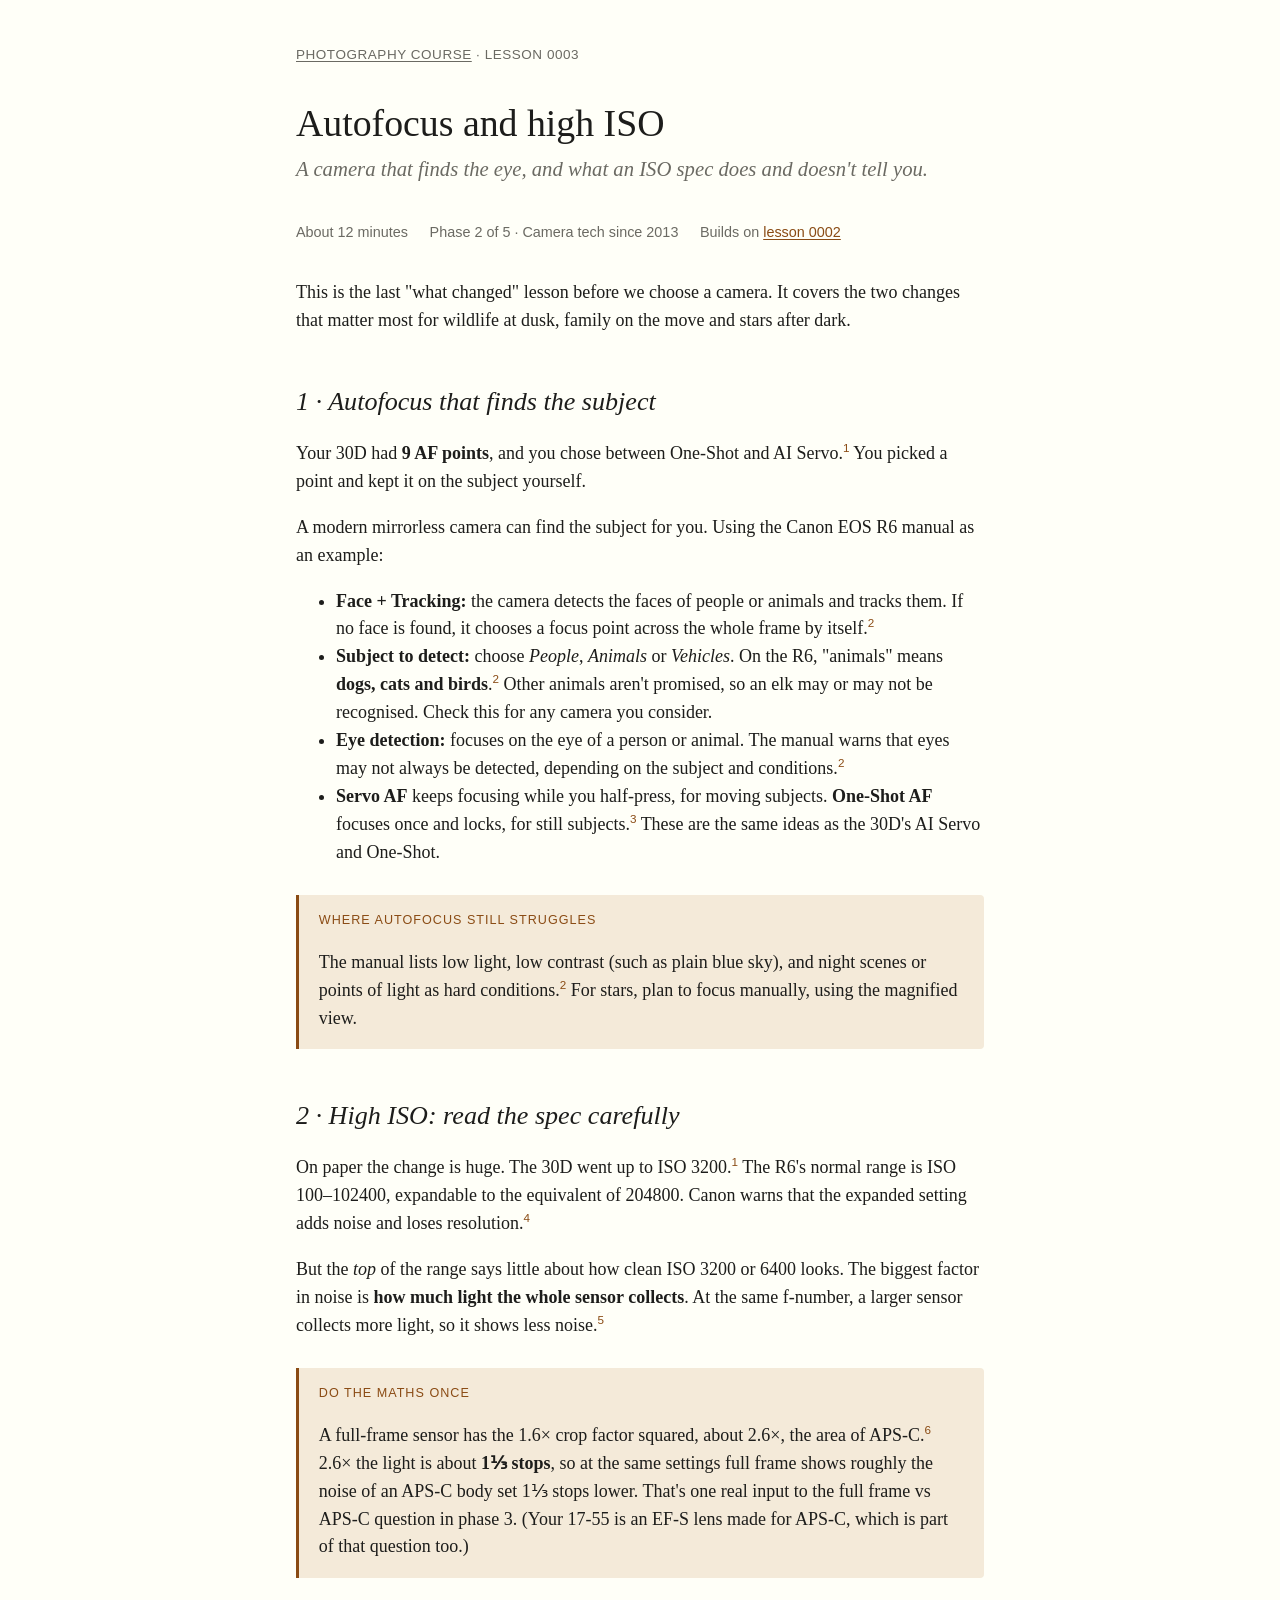
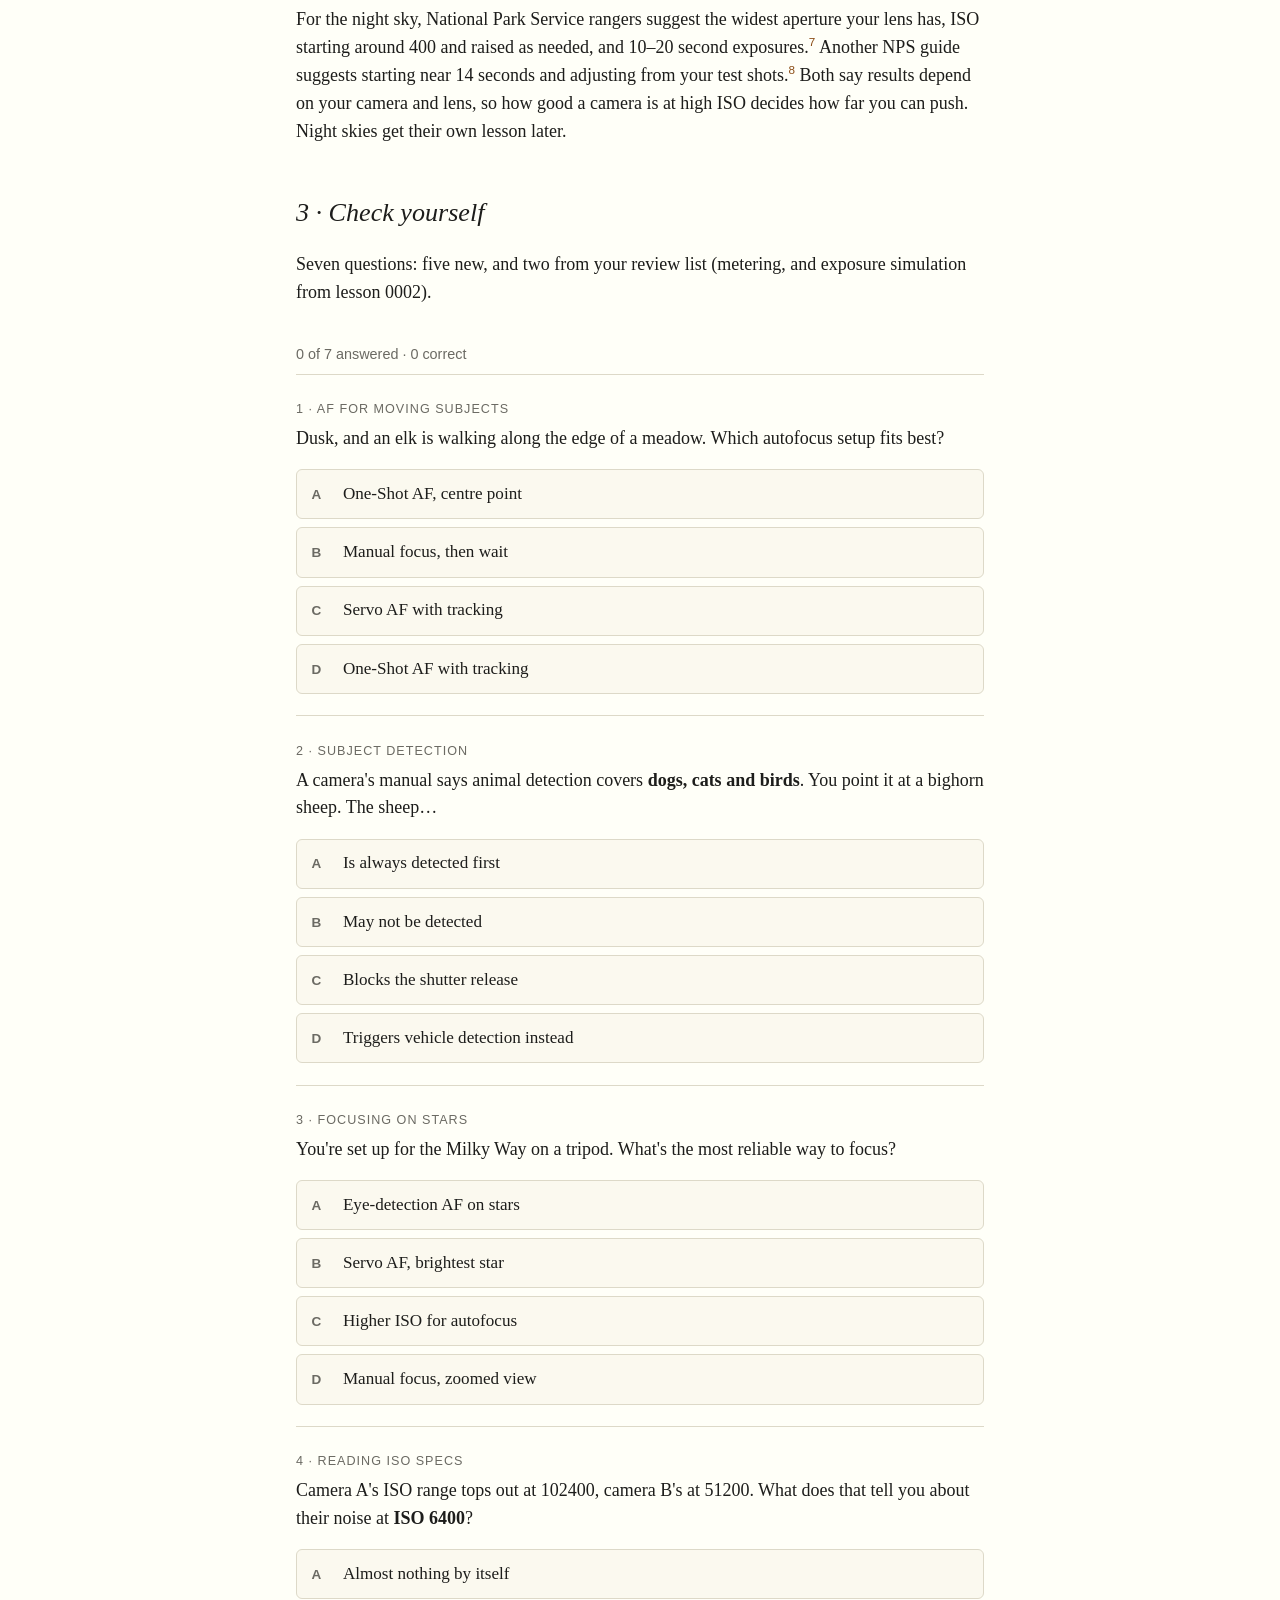
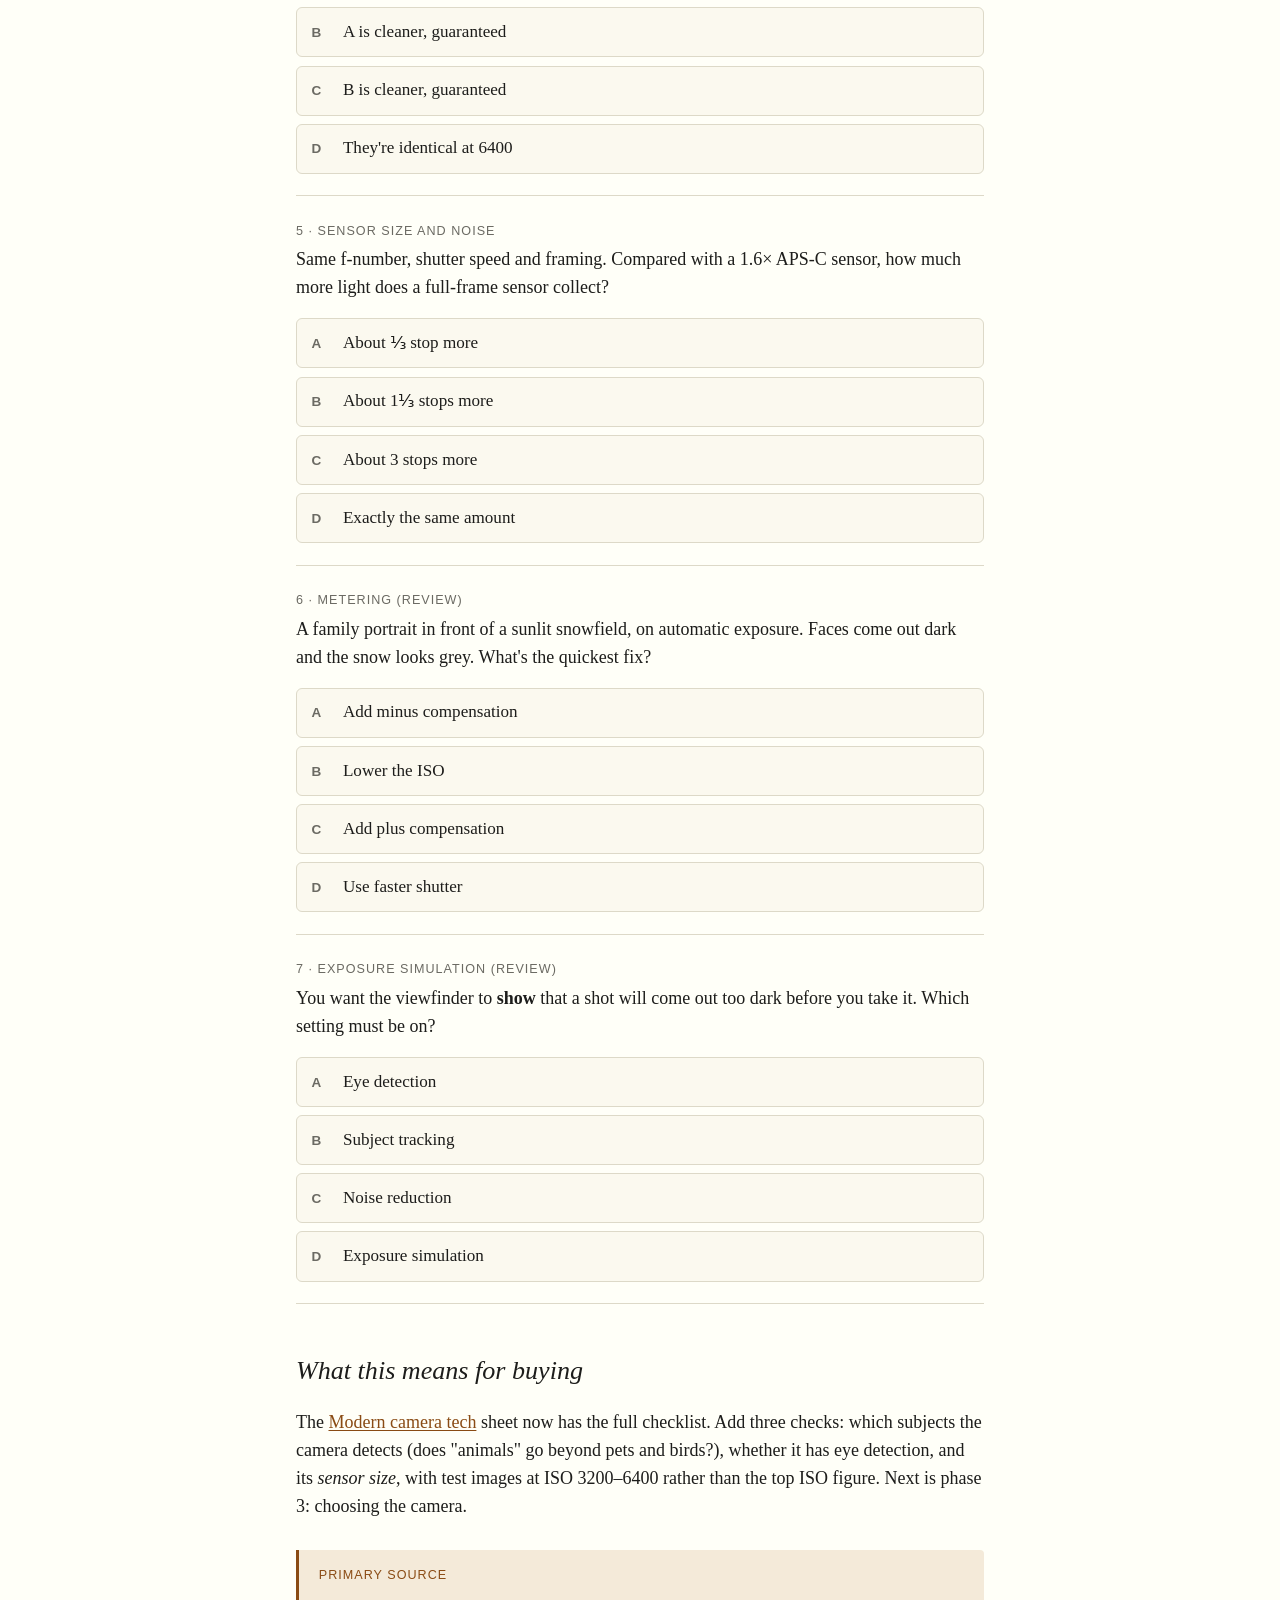
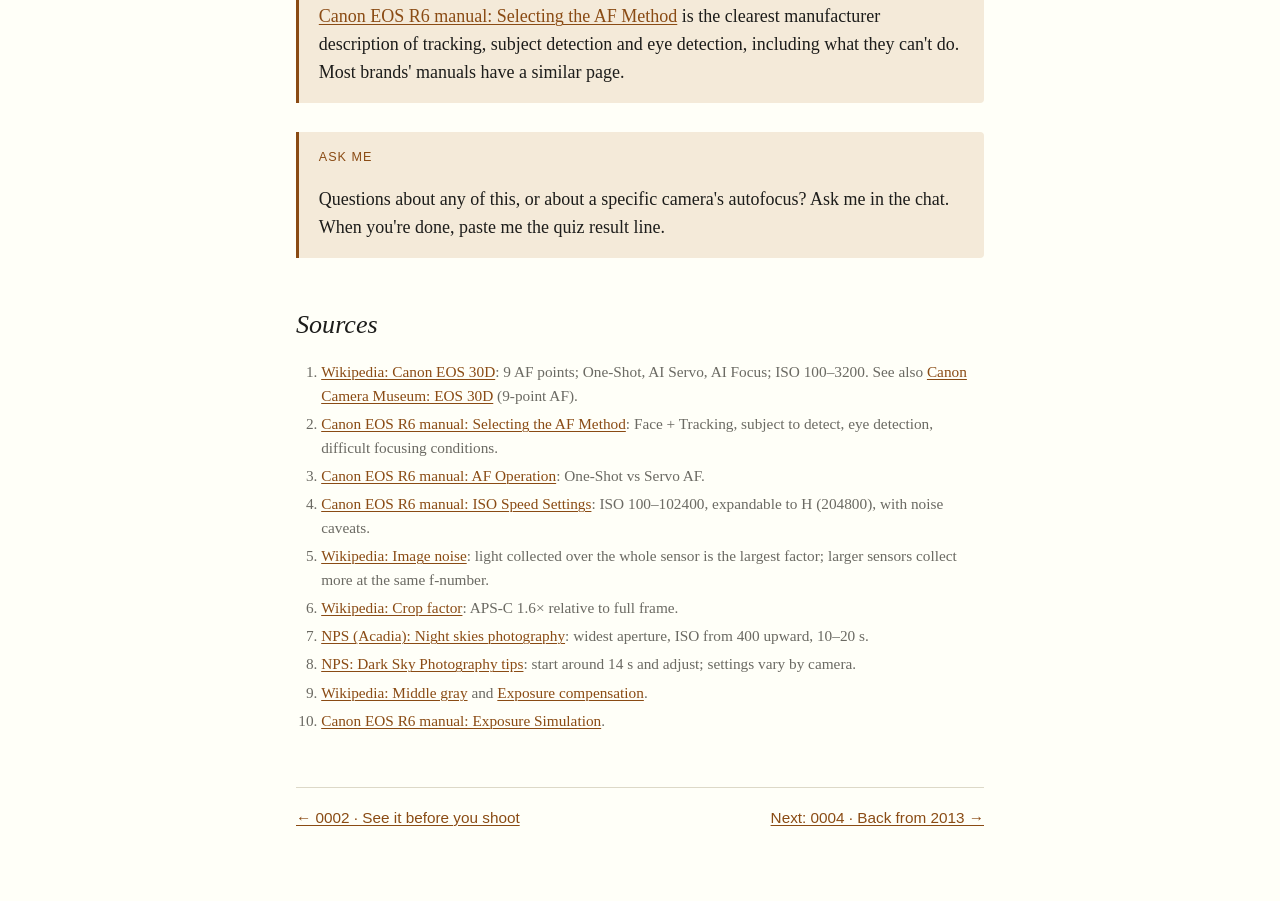
<file: lessons/0003-autofocus-and-high-iso.html>
<!doctype html>
<html lang="en">
<head>
<meta charset="utf-8">
<meta name="viewport" content="width=device-width, initial-scale=1">
<title>0003 · Autofocus and high ISO</title>
<link rel="stylesheet" href="../assets/course.css">
<link rel="stylesheet" href="../assets/quiz.css">
</head>
<body>
<main>

<nav class="crumbs"><a href="../index.html">Photography course</a> · Lesson 0003</nav>

<h1>Autofocus and high ISO</h1>
<p class="subtitle">A camera that finds the eye, and what an ISO spec does and doesn't tell you.</p>

<div class="meta">
  <span>About 12 minutes</span>
  <span>Phase 2 of 5 · Camera tech since 2013</span>
  <span>Builds on <a href="0002-see-it-before-you-shoot.html">lesson 0002</a></span>
</div>

<p>This is the last "what changed" lesson before we choose a camera. It covers the two changes that matter most for wildlife at dusk, family on the move and stars after dark.</p>

<h2>1 · Autofocus that finds the subject</h2>

<p>Your 30D had <strong>9 AF points</strong>, and you chose between One-Shot and AI Servo.<sup class="cite"><a href="#s1">1</a></sup> You picked a point and kept it on the subject yourself.</p>

<p>A modern mirrorless camera can find the subject for you. Using the Canon EOS R6 manual as an example:</p>
<ul>
  <li><strong>Face + Tracking:</strong> the camera detects the faces of people or animals and tracks them. If no face is found, it chooses a focus point across the whole frame by itself.<sup class="cite"><a href="#s2">2</a></sup></li>
  <li><strong>Subject to detect:</strong> choose <em>People</em>, <em>Animals</em> or <em>Vehicles</em>. On the R6, "animals" means <strong>dogs, cats and birds</strong>.<sup class="cite"><a href="#s2">2</a></sup> Other animals aren't promised, so an elk may or may not be recognised. Check this for any camera you consider.</li>
  <li><strong>Eye detection:</strong> focuses on the eye of a person or animal. The manual warns that eyes may not always be detected, depending on the subject and conditions.<sup class="cite"><a href="#s2">2</a></sup></li>
  <li><strong>Servo AF</strong> keeps focusing while you half-press, for moving subjects. <strong>One-Shot AF</strong> focuses once and locks, for still subjects.<sup class="cite"><a href="#s3">3</a></sup> These are the same ideas as the 30D's AI Servo and One-Shot.</li>
</ul>

<div class="callout">
  <span class="label">Where autofocus still struggles</span>
  <p>The manual lists low light, low contrast (such as plain blue sky), and night scenes or points of light as hard conditions.<sup class="cite"><a href="#s2">2</a></sup> For stars, plan to focus manually, using the magnified view.</p>
</div>

<h2>2 · High ISO: read the spec carefully</h2>

<p>On paper the change is huge. The 30D went up to ISO 3200.<sup class="cite"><a href="#s1">1</a></sup> The R6's normal range is ISO 100–102400, expandable to the equivalent of 204800. Canon warns that the expanded setting adds noise and loses resolution.<sup class="cite"><a href="#s4">4</a></sup></p>

<p>But the <em>top</em> of the range says little about how clean ISO 3200 or 6400 looks. The biggest factor in noise is <strong>how much light the whole sensor collects</strong>. At the same f-number, a larger sensor collects more light, so it shows less noise.<sup class="cite"><a href="#s5">5</a></sup></p>

<div class="callout">
  <span class="label">Do the maths once</span>
  <p>A full-frame sensor has the 1.6× crop factor squared, about 2.6×, the area of APS-C.<sup class="cite"><a href="#s6">6</a></sup> 2.6× the light is about <strong>1⅓ stops</strong>, so at the same settings full frame shows roughly the noise of an APS-C body set 1⅓ stops lower. That's one real input to the full frame vs APS-C question in phase 3. (Your 17-55 is an EF-S lens made for APS-C, which is part of that question too.)</p>
</div>

<p>For the night sky, National Park Service rangers suggest the widest aperture your lens has, ISO starting around 400 and raised as needed, and 10–20 second exposures.<sup class="cite"><a href="#s7">7</a></sup> Another NPS guide suggests starting near 14 seconds and adjusting from your test shots.<sup class="cite"><a href="#s8">8</a></sup> Both say results depend on your camera and lens, so how good a camera is at high ISO decides how far you can push. Night skies get their own lesson later.</p>

<h2>3 · Check yourself</h2>
<p>Seven questions: five new, and two from your review list (metering, and exposure simulation from lesson 0002).</p>

<div class="quiz" data-quiz="quiz-data" data-lesson="0003"></div>
<script type="application/json" id="quiz-data">
[
  {
    "topic": "AF for moving subjects",
    "q": "Dusk, and an elk is walking along the edge of a meadow. Which autofocus setup fits best?",
    "options": ["One-Shot AF, centre point", "Manual focus, then wait", "Servo AF with tracking", "One-Shot AF with tracking"],
    "answer": 2,
    "explain": "Servo AF keeps focusing while the subject moves, and tracking keeps the AF point on it. One-Shot locks focus once, which suits still subjects. <a href=\"#s3\">[3]</a> <a href=\"#s2\">[2]</a>"
  },
  {
    "topic": "Subject detection",
    "q": "A camera's manual says animal detection covers <strong>dogs, cats and birds</strong>. You point it at a bighorn sheep. The sheep…",
    "options": ["Is always detected first", "May not be detected", "Blocks the shutter release", "Triggers vehicle detection instead"],
    "answer": 1,
    "explain": "Detection is only promised for what the manual lists. It might still find the sheep, but don't count on it: check the camera's list, and know how to move an AF point or zone yourself as a fallback. <a href=\"#s2\">[2]</a>"
  },
  {
    "topic": "Focusing on stars",
    "q": "You're set up for the Milky Way on a tripod. What's the most reliable way to focus?",
    "options": ["Eye-detection AF on stars", "Servo AF, brightest star", "Higher ISO for autofocus", "Manual focus, zoomed view"],
    "answer": 3,
    "explain": "Autofocus struggles with night scenes and points of light. Magnify the view on a bright star and focus by hand until it's as small as it gets. <a href=\"#s2\">[2]</a>"
  },
  {
    "topic": "Reading ISO specs",
    "q": "Camera A's ISO range tops out at 102400, camera B's at 51200. What does that tell you about their noise at <strong>ISO 6400</strong>?",
    "options": ["Almost nothing by itself", "A is cleaner, guaranteed", "B is cleaner, guaranteed", "They're identical at 6400"],
    "answer": 0,
    "explain": "Noise depends mostly on how much light the sensor collects, so sensor size and design matter more than where the menu stops. Compare test images at the ISO you'll actually use. <a href=\"#s5\">[5]</a> <a href=\"#s4\">[4]</a>"
  },
  {
    "topic": "Sensor size and noise",
    "q": "Same f-number, shutter speed and framing. Compared with a 1.6× APS-C sensor, how much more light does a full-frame sensor collect?",
    "options": ["About ⅓ stop more", "About 1⅓ stops more", "About 3 stops more", "Exactly the same amount"],
    "answer": 1,
    "explain": "Area scales with the crop factor squared: 1.6 × 1.6 ≈ 2.6× the light, and 2.6× is about 1⅓ stops (2× is one stop, 4× is two). More light means less visible noise. <a href=\"#s5\">[5]</a> <a href=\"#s6\">[6]</a>"
  },
  {
    "topic": "Metering (review)",
    "q": "A family portrait in front of a sunlit snowfield, on automatic exposure. Faces come out dark and the snow looks grey. What's the quickest fix?",
    "options": ["Add minus compensation", "Lower the ISO", "Add plus compensation", "Use faster shutter"],
    "answer": 2,
    "explain": "The meter pulls the bright scene toward middle grey, which darkens everything. Plus compensation brings back white snow and properly exposed faces. With exposure simulation on, you'd see that in the viewfinder before shooting. <a href=\"#s9\">[9]</a>"
  },
  {
    "topic": "Exposure simulation (review)",
    "q": "You want the viewfinder to <strong>show</strong> that a shot will come out too dark before you take it. Which setting must be on?",
    "options": ["Eye detection", "Subject tracking", "Noise reduction", "Exposure simulation"],
    "answer": 3,
    "explain": "With exposure simulation enabled, viewfinder brightness follows your settings. With it disabled, the view stays at standard brightness whatever you set. <a href=\"#s10\">[10]</a>"
  }
]
</script>

<h2>What this means for buying</h2>
<p>The <a href="../reference/modern-camera-tech.html">Modern camera tech</a> sheet now has the full checklist. Add three checks: which subjects the camera detects (does "animals" go beyond pets and birds?), whether it has eye detection, and its <em>sensor size</em>, with test images at ISO 3200–6400 rather than the top ISO figure. Next is phase 3: choosing the camera.</p>

<div class="callout">
  <span class="label">Primary source</span>
  <p><a href="https://cam.start.canon/en/C004/manual/html/UG-04_AF-Drive_0050.html">Canon EOS R6 manual: Selecting the AF Method</a> is the clearest manufacturer description of tracking, subject detection and eye detection, including what they can't do. Most brands' manuals have a similar page.</p>
</div>

<div class="callout">
  <span class="label">Ask me</span>
  <p>Questions about any of this, or about a specific camera's autofocus? Ask me in the chat. When you're done, paste me the quiz result line.</p>
</div>

<h2>Sources</h2>
<ol class="sources">
  <li id="s1"><a href="https://en.wikipedia.org/wiki/Canon_EOS_30D">Wikipedia: Canon EOS 30D</a>: 9 AF points; One-Shot, AI Servo, AI Focus; ISO 100–3200. See also <a href="https://global.canon/en/c-museum/product/dslr792.html">Canon Camera Museum: EOS 30D</a> (9-point AF).</li>
  <li id="s2"><a href="https://cam.start.canon/en/C004/manual/html/UG-04_AF-Drive_0050.html">Canon EOS R6 manual: Selecting the AF Method</a>: Face + Tracking, subject to detect, eye detection, difficult focusing conditions.</li>
  <li id="s3"><a href="https://cam.start.canon/en/C004/manual/html/UG-04_AF-Drive_0040.html">Canon EOS R6 manual: AF Operation</a>: One-Shot vs Servo AF.</li>
  <li id="s4"><a href="https://cam.start.canon/en/C004/manual/html/UG-03_Shooting-1_0060.html">Canon EOS R6 manual: ISO Speed Settings</a>: ISO 100–102400, expandable to H (204800), with noise caveats.</li>
  <li id="s5"><a href="https://en.wikipedia.org/wiki/Image_noise">Wikipedia: Image noise</a>: light collected over the whole sensor is the largest factor; larger sensors collect more at the same f-number.</li>
  <li id="s6"><a href="https://en.wikipedia.org/wiki/Crop_factor">Wikipedia: Crop factor</a>: APS-C 1.6× relative to full frame.</li>
  <li id="s7"><a href="https://www.nps.gov/articles/000/night-skies-photography-acadia.htm">NPS (Acadia): Night skies photography</a>: widest aperture, ISO from 400 upward, 10–20 s.</li>
  <li id="s8"><a href="https://www.nps.gov/juba/blogs/dark-sky-photography-tips-and-tricks-for-finding-your-night-sky.htm">NPS: Dark Sky Photography tips</a>: start around 14 s and adjust; settings vary by camera.</li>
  <li id="s9"><a href="https://en.wikipedia.org/wiki/Middle_gray">Wikipedia: Middle gray</a> and <a href="https://en.wikipedia.org/wiki/Exposure_compensation">Exposure compensation</a>.</li>
  <li id="s10"><a href="https://cam.start.canon/en/C004/manual/html/UG-03_Shooting-1_0350.html">Canon EOS R6 manual: Exposure Simulation</a>.</li>
</ol>

<nav class="lesson-nav">
  <a href="0002-see-it-before-you-shoot.html">← 0002 · See it before you shoot</a>
  <a href="0004-back-from-2013.html">Next: 0004 · Back from 2013 →</a>
</nav>

</main>
<script src="../assets/quiz.js" defer></script>
</body>
</html>
</file>
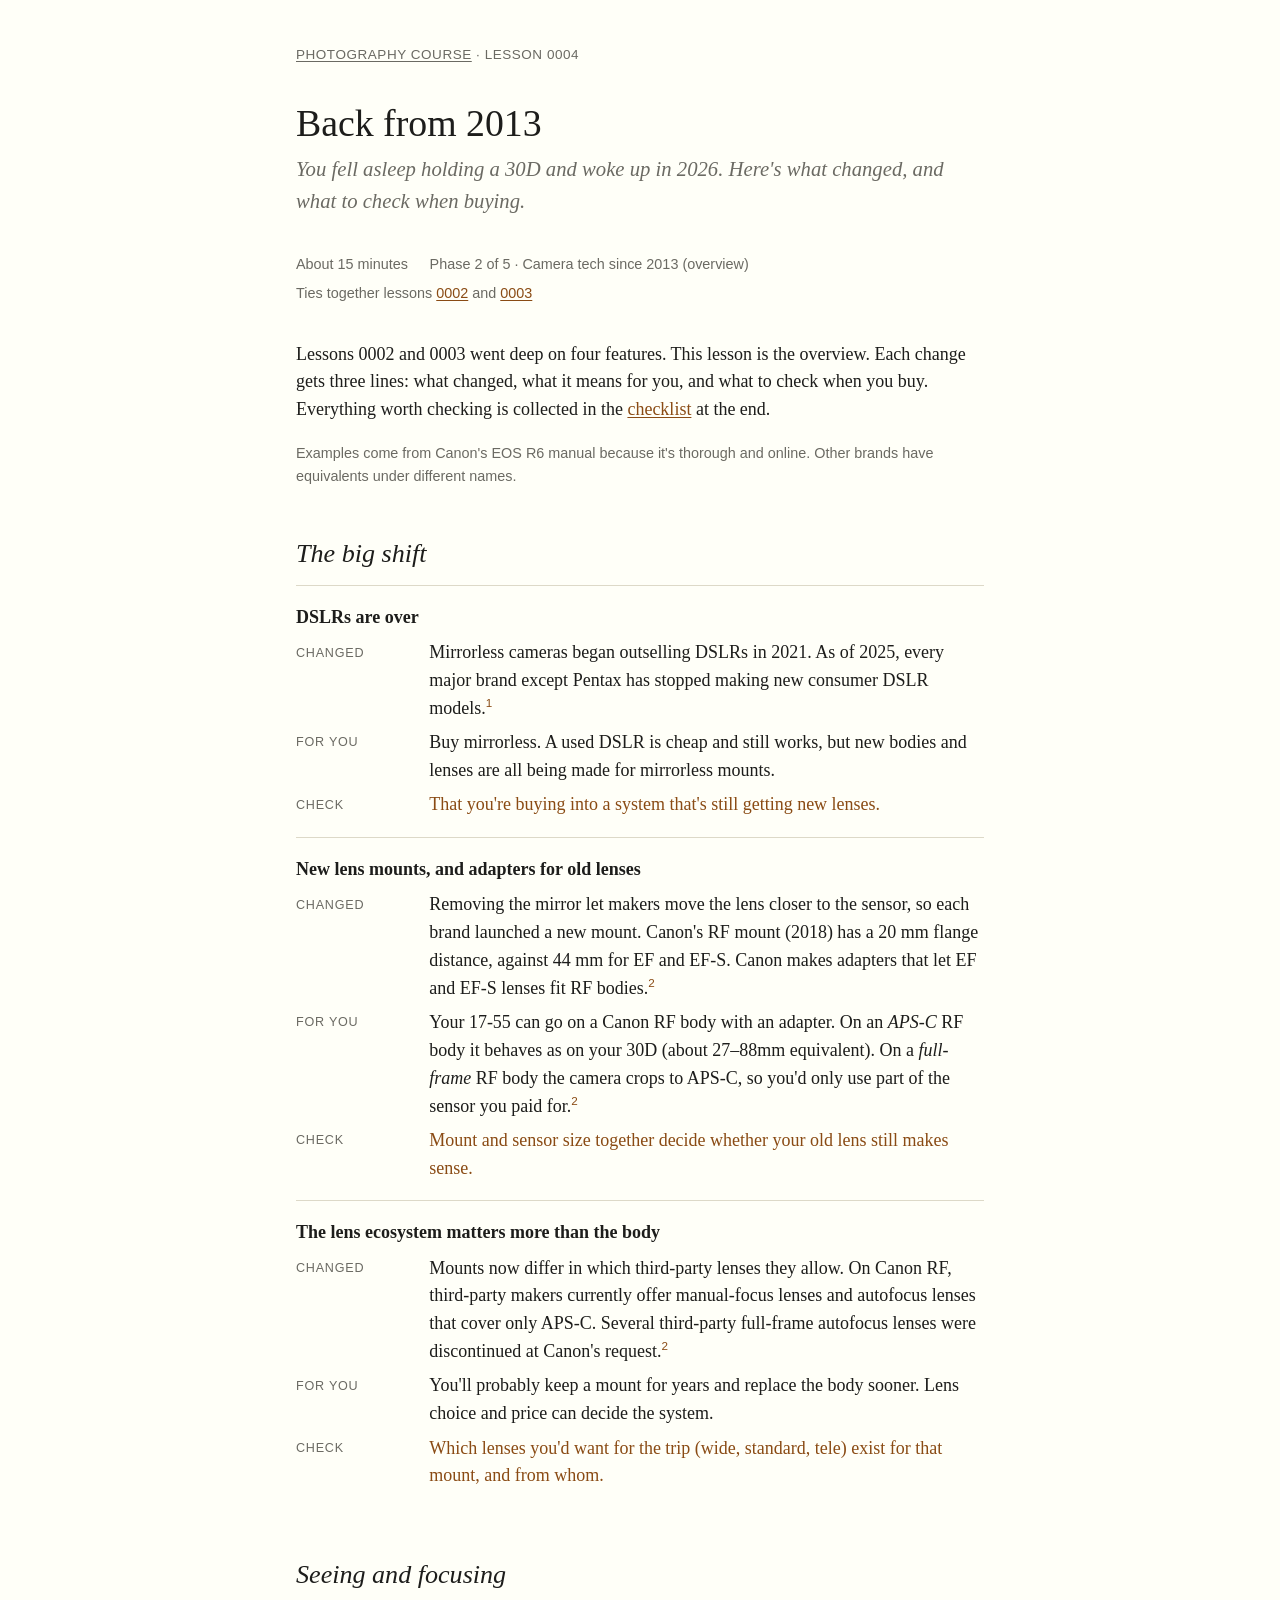
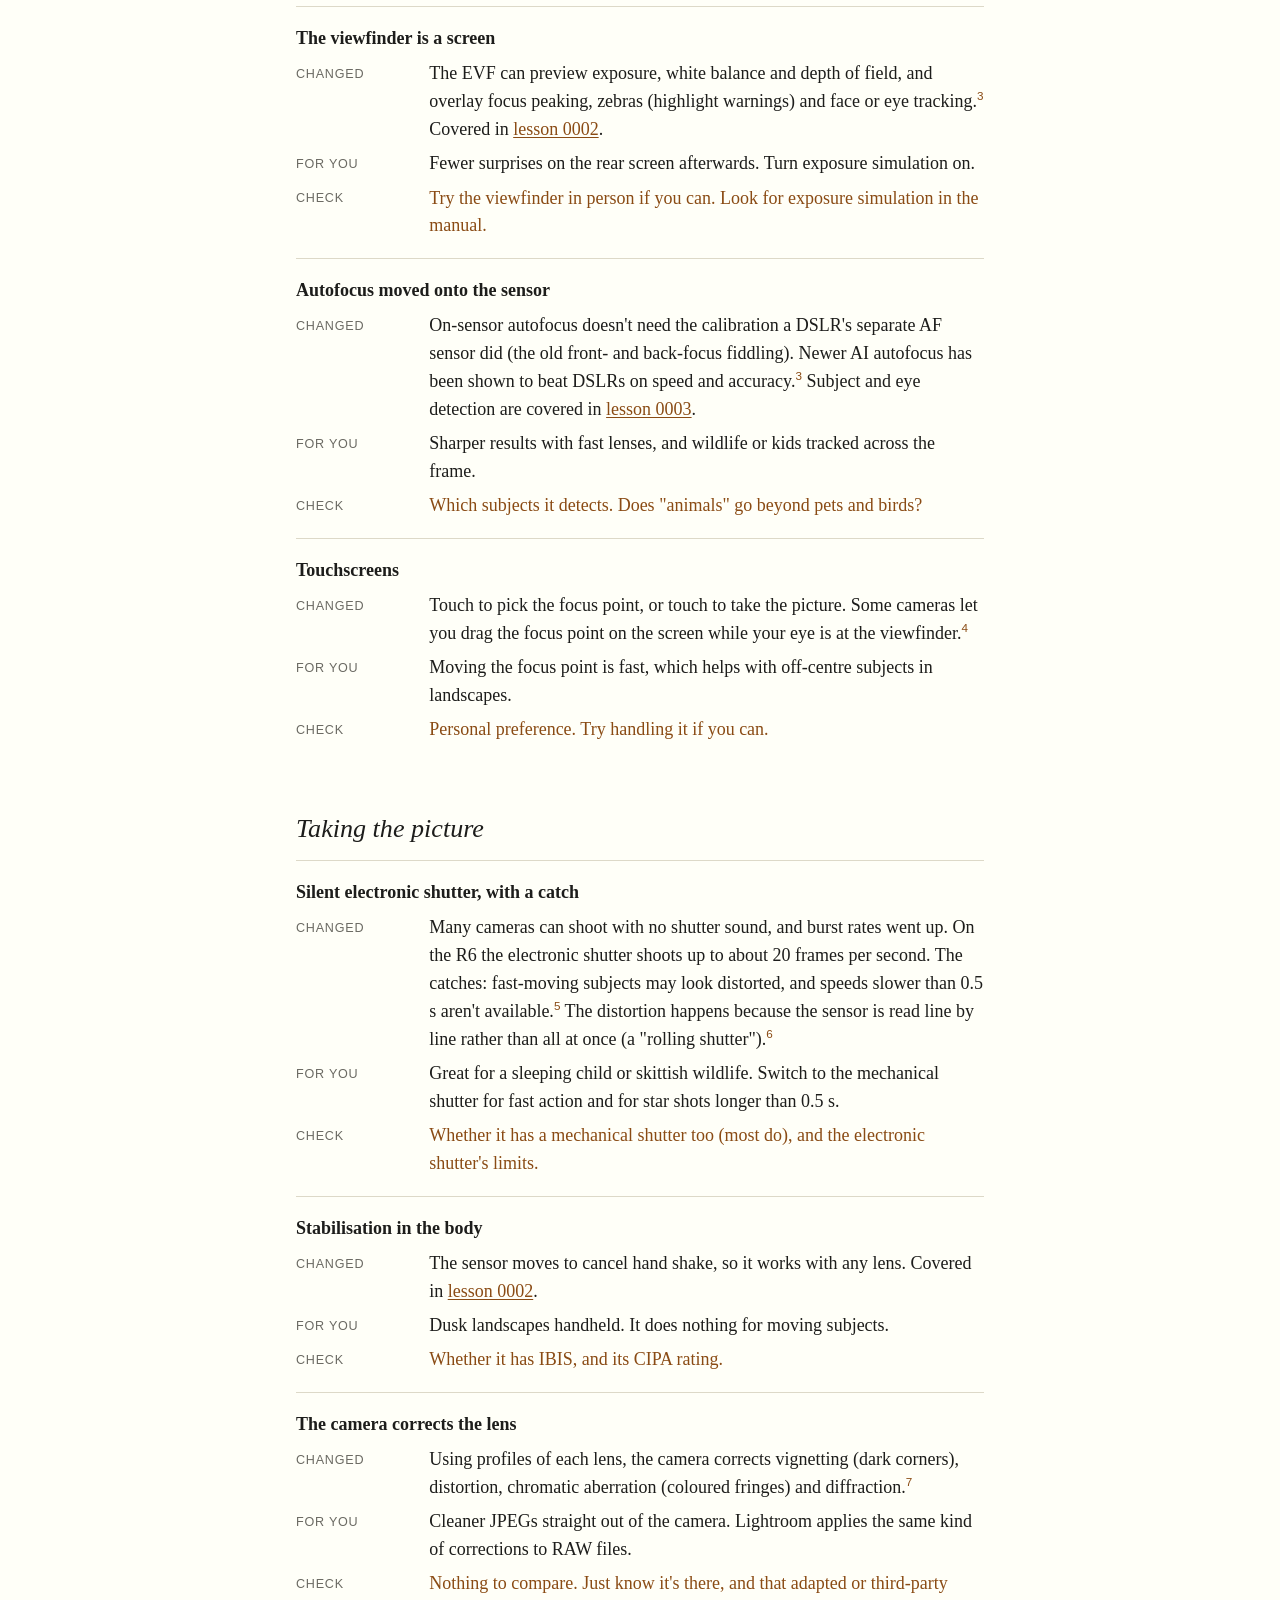
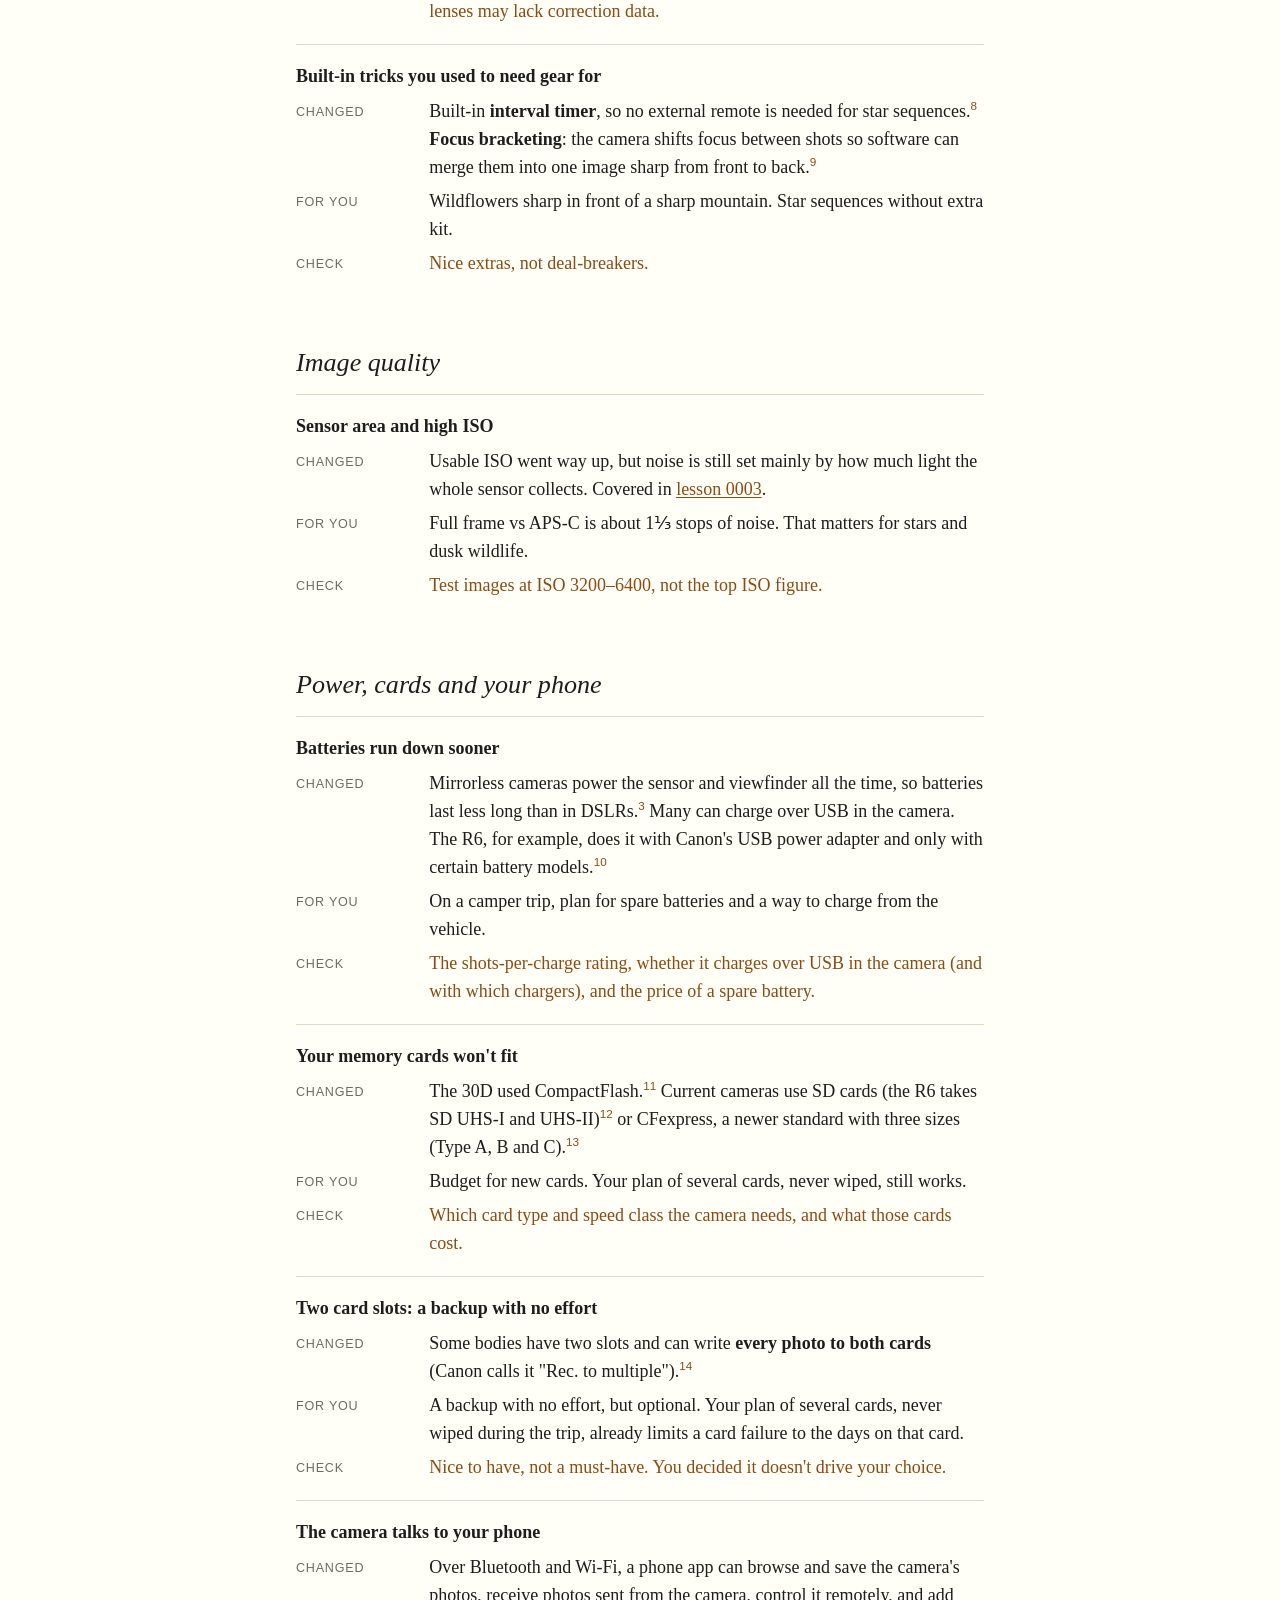
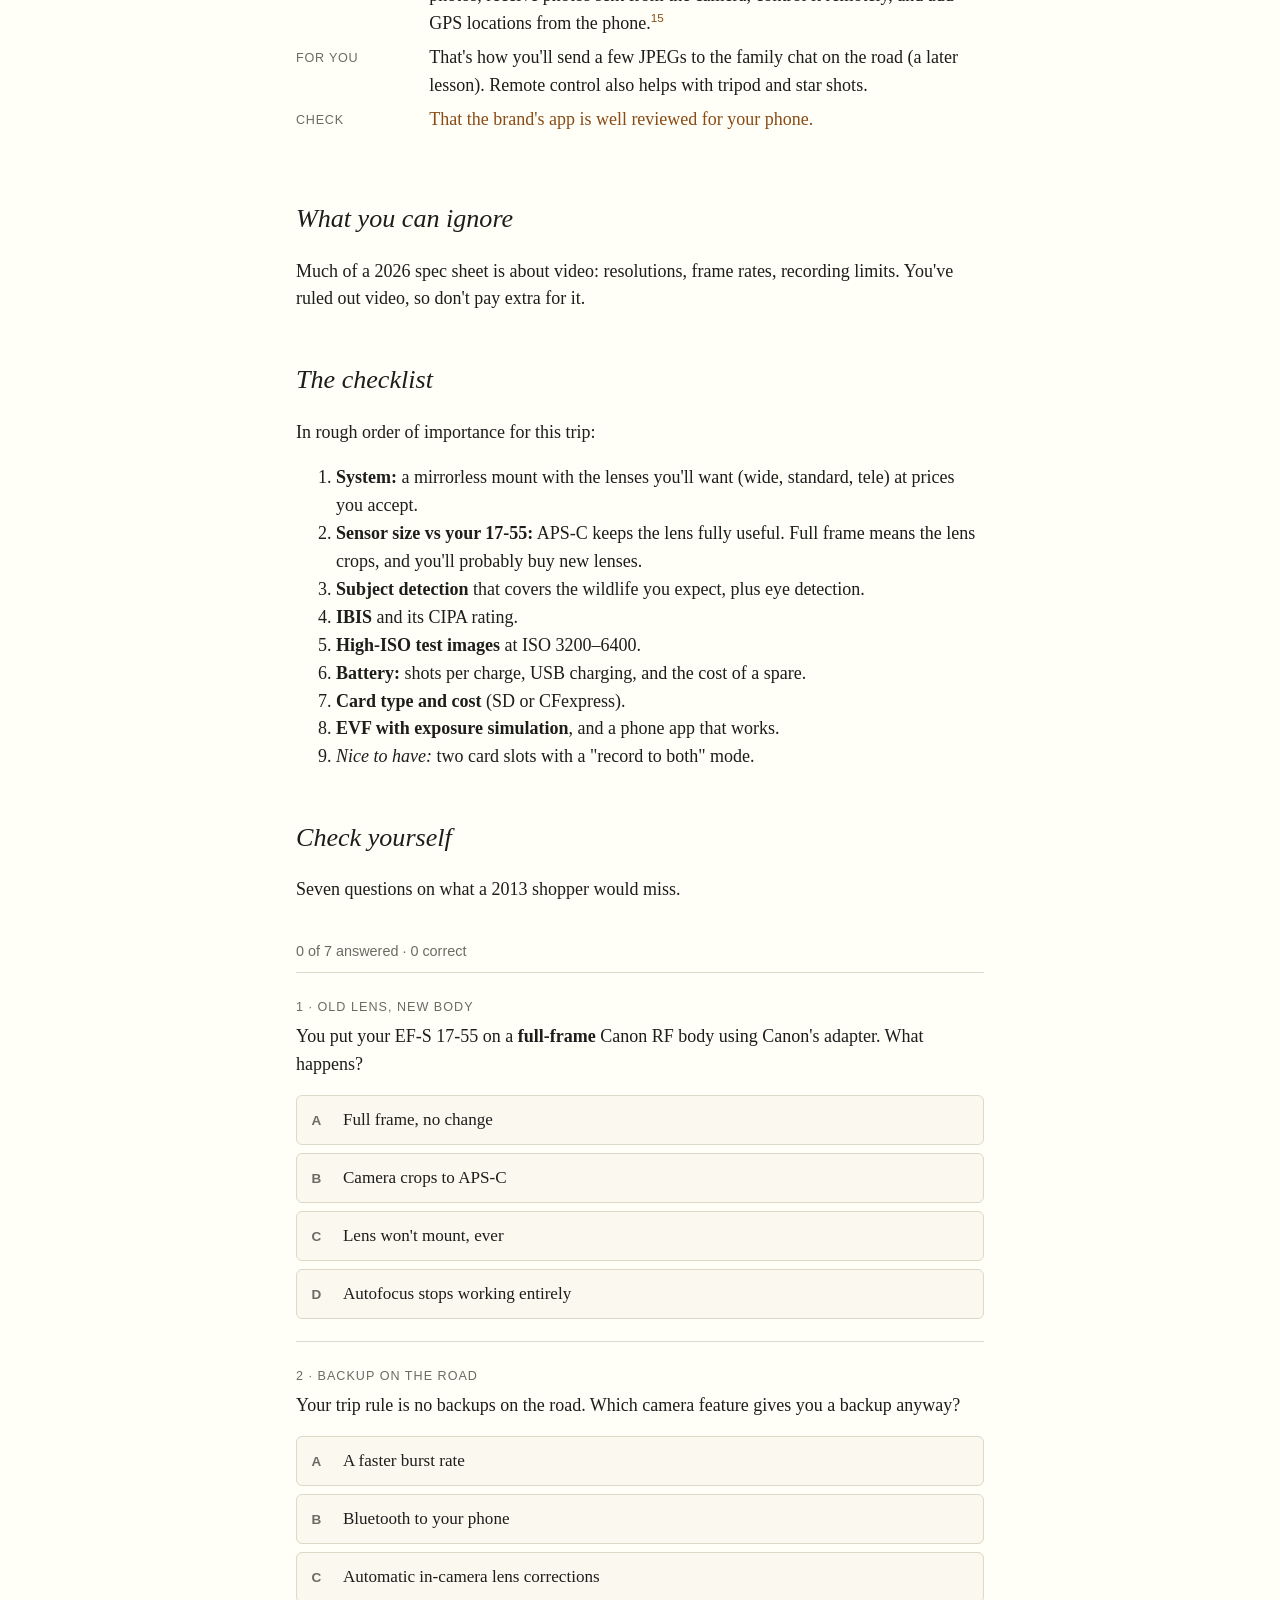
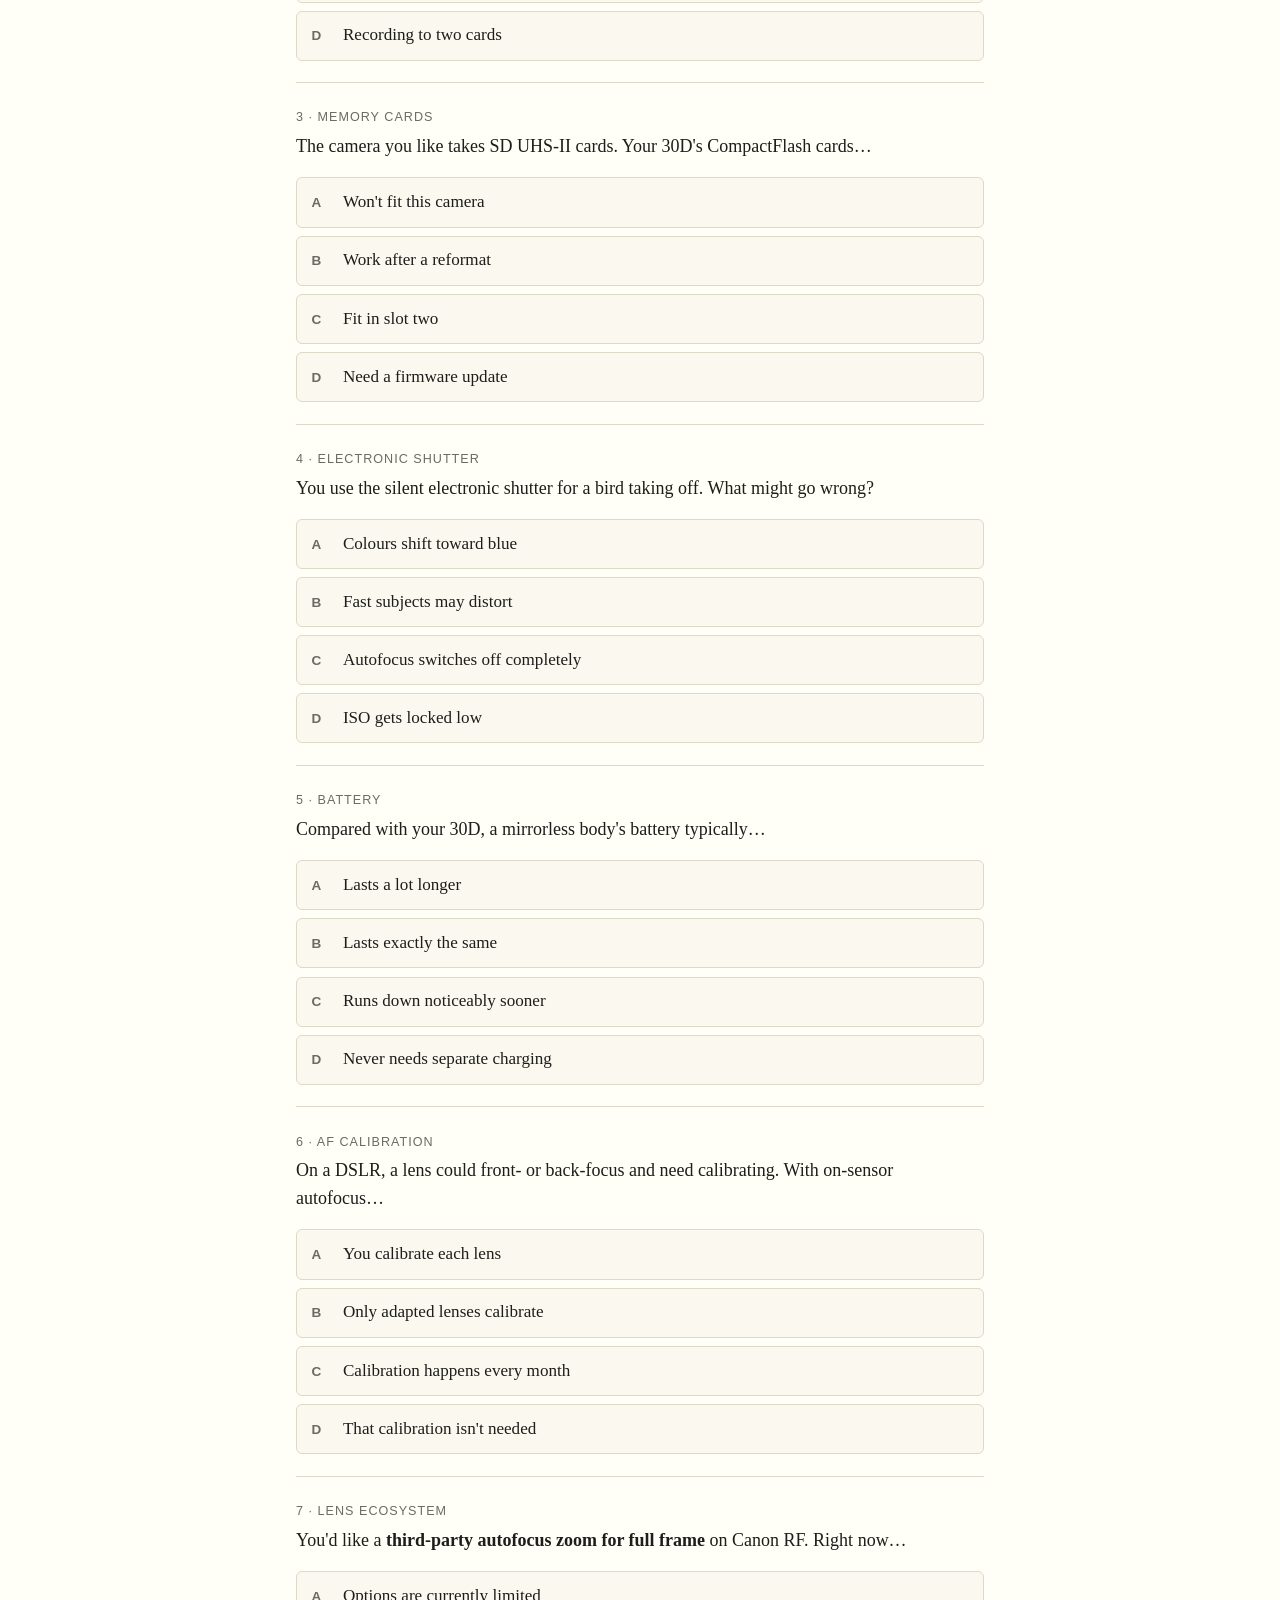
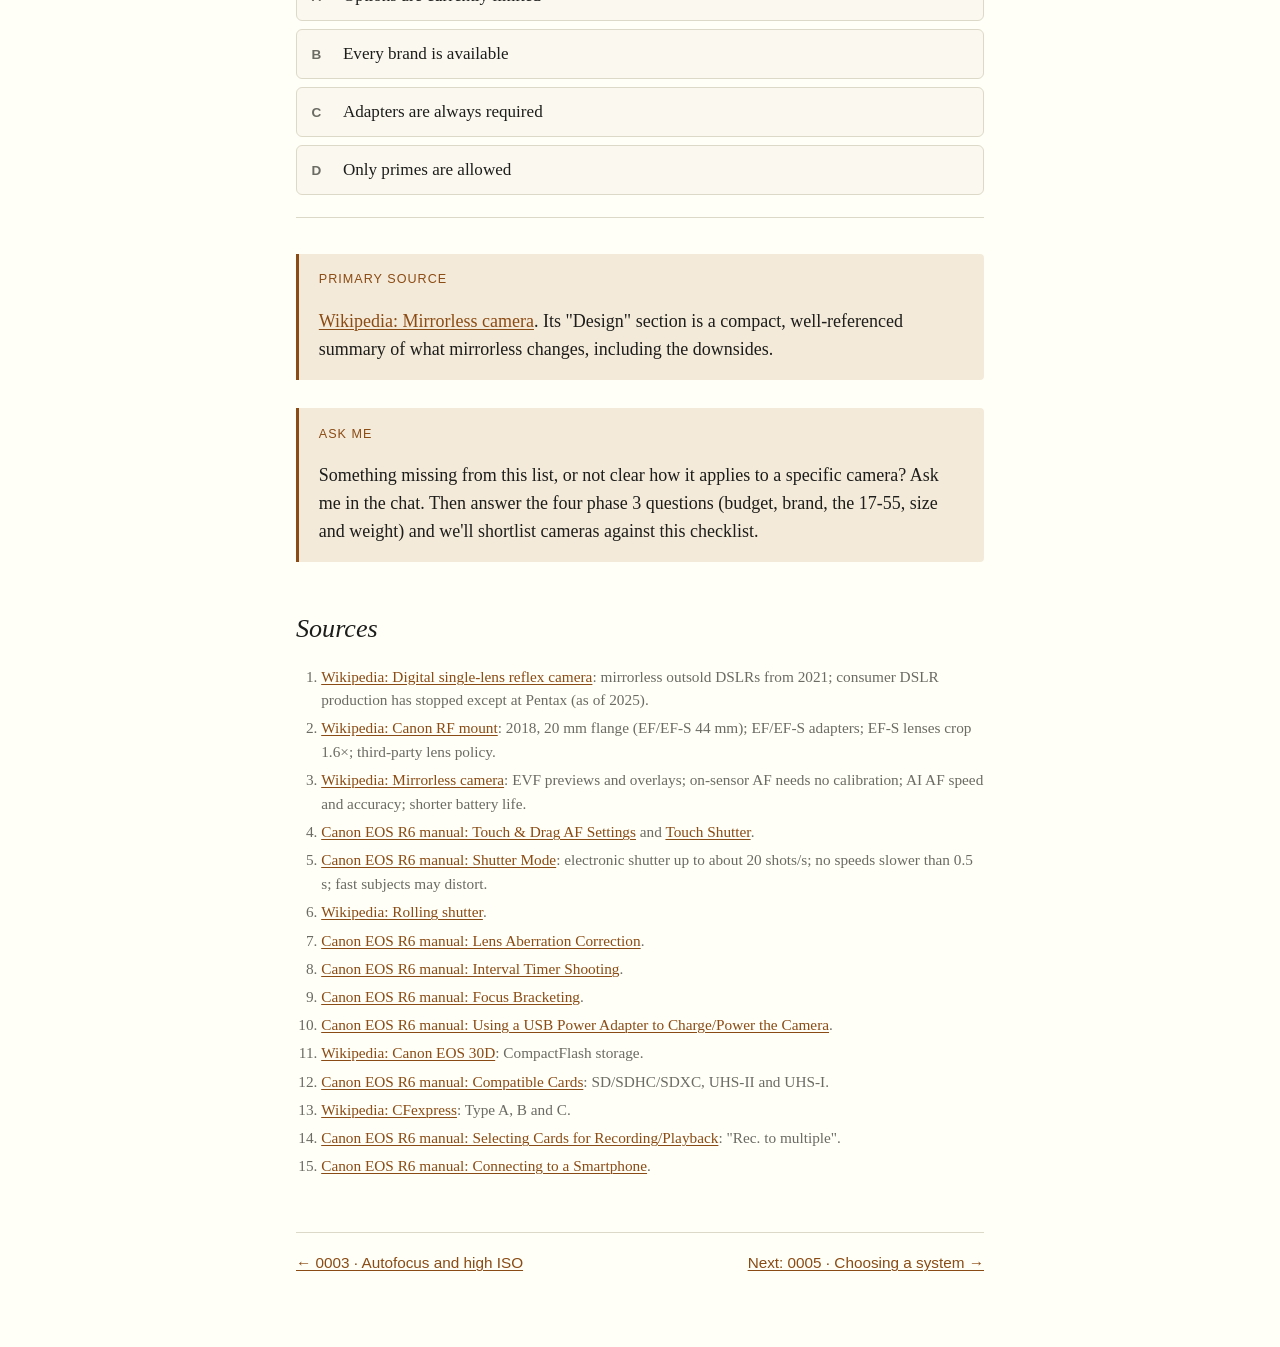
<file: lessons/0004-back-from-2013.html>
<!doctype html>
<html lang="en">
<head>
<meta charset="utf-8">
<meta name="viewport" content="width=device-width, initial-scale=1">
<title>0004 · Back from 2013</title>
<link rel="stylesheet" href="../assets/course.css">
<link rel="stylesheet" href="../assets/quiz.css">
</head>
<body>
<main>

<nav class="crumbs"><a href="../index.html">Photography course</a> · Lesson 0004</nav>

<h1>Back from 2013</h1>
<p class="subtitle">You fell asleep holding a 30D and woke up in 2026. Here's what changed, and what to check when buying.</p>

<div class="meta">
  <span>About 15 minutes</span>
  <span>Phase 2 of 5 · Camera tech since 2013 (overview)</span>
  <span>Ties together lessons <a href="0002-see-it-before-you-shoot.html">0002</a> and <a href="0003-autofocus-and-high-iso.html">0003</a></span>
</div>

<p>Lessons 0002 and 0003 went deep on four features. This lesson is the overview. Each change gets three lines: what changed, what it means for you, and what to check when you buy. Everything worth checking is collected in the <a href="#checklist">checklist</a> at the end.</p>

<p class="meta">Examples come from Canon's EOS R6 manual because it's thorough and online. Other brands have equivalents under different names.</p>

<h2>The big shift</h2>

<section class="change">
  <h3>DSLRs are over</h3>
  <dl>
    <dt>Changed</dt><dd>Mirrorless cameras began outselling DSLRs in 2021. As of 2025, every major brand except Pentax has stopped making new consumer DSLR models.<sup class="cite"><a href="#s1">1</a></sup></dd>
    <dt>For you</dt><dd>Buy mirrorless. A used DSLR is cheap and still works, but new bodies and lenses are all being made for mirrorless mounts.</dd>
    <dt>Check</dt><dd class="check">That you're buying into a system that's still getting new lenses.</dd>
  </dl>
</section>

<section class="change">
  <h3>New lens mounts, and adapters for old lenses</h3>
  <dl>
    <dt>Changed</dt><dd>Removing the mirror let makers move the lens closer to the sensor, so each brand launched a new mount. Canon's RF mount (2018) has a 20 mm flange distance, against 44 mm for EF and EF-S. Canon makes adapters that let EF and EF-S lenses fit RF bodies.<sup class="cite"><a href="#s2">2</a></sup></dd>
    <dt>For you</dt><dd>Your 17-55 can go on a Canon RF body with an adapter. On an <em>APS-C</em> RF body it behaves as on your 30D (about 27–88mm equivalent). On a <em>full-frame</em> RF body the camera crops to APS-C, so you'd only use part of the sensor you paid for.<sup class="cite"><a href="#s2">2</a></sup></dd>
    <dt>Check</dt><dd class="check">Mount and sensor size together decide whether your old lens still makes sense.</dd>
  </dl>
</section>

<section class="change">
  <h3>The lens ecosystem matters more than the body</h3>
  <dl>
    <dt>Changed</dt><dd>Mounts now differ in which third-party lenses they allow. On Canon RF, third-party makers currently offer manual-focus lenses and autofocus lenses that cover only APS-C. Several third-party full-frame autofocus lenses were discontinued at Canon's request.<sup class="cite"><a href="#s2">2</a></sup></dd>
    <dt>For you</dt><dd>You'll probably keep a mount for years and replace the body sooner. Lens choice and price can decide the system.</dd>
    <dt>Check</dt><dd class="check">Which lenses you'd want for the trip (wide, standard, tele) exist for that mount, and from whom.</dd>
  </dl>
</section>

<h2>Seeing and focusing</h2>

<section class="change">
  <h3>The viewfinder is a screen</h3>
  <dl>
    <dt>Changed</dt><dd>The EVF can preview exposure, white balance and depth of field, and overlay focus peaking, zebras (highlight warnings) and face or eye tracking.<sup class="cite"><a href="#s3">3</a></sup> Covered in <a href="0002-see-it-before-you-shoot.html">lesson 0002</a>.</dd>
    <dt>For you</dt><dd>Fewer surprises on the rear screen afterwards. Turn exposure simulation on.</dd>
    <dt>Check</dt><dd class="check">Try the viewfinder in person if you can. Look for exposure simulation in the manual.</dd>
  </dl>
</section>

<section class="change">
  <h3>Autofocus moved onto the sensor</h3>
  <dl>
    <dt>Changed</dt><dd>On-sensor autofocus doesn't need the calibration a DSLR's separate AF sensor did (the old front- and back-focus fiddling). Newer AI autofocus has been shown to beat DSLRs on speed and accuracy.<sup class="cite"><a href="#s3">3</a></sup> Subject and eye detection are covered in <a href="0003-autofocus-and-high-iso.html">lesson 0003</a>.</dd>
    <dt>For you</dt><dd>Sharper results with fast lenses, and wildlife or kids tracked across the frame.</dd>
    <dt>Check</dt><dd class="check">Which subjects it detects. Does "animals" go beyond pets and birds?</dd>
  </dl>
</section>

<section class="change">
  <h3>Touchscreens</h3>
  <dl>
    <dt>Changed</dt><dd>Touch to pick the focus point, or touch to take the picture. Some cameras let you drag the focus point on the screen while your eye is at the viewfinder.<sup class="cite"><a href="#s4">4</a></sup></dd>
    <dt>For you</dt><dd>Moving the focus point is fast, which helps with off-centre subjects in landscapes.</dd>
    <dt>Check</dt><dd class="check">Personal preference. Try handling it if you can.</dd>
  </dl>
</section>

<h2>Taking the picture</h2>

<section class="change">
  <h3>Silent electronic shutter, with a catch</h3>
  <dl>
    <dt>Changed</dt><dd>Many cameras can shoot with no shutter sound, and burst rates went up. On the R6 the electronic shutter shoots up to about 20 frames per second. The catches: fast-moving subjects may look distorted, and speeds slower than 0.5 s aren't available.<sup class="cite"><a href="#s5">5</a></sup> The distortion happens because the sensor is read line by line rather than all at once (a "rolling shutter").<sup class="cite"><a href="#s6">6</a></sup></dd>
    <dt>For you</dt><dd>Great for a sleeping child or skittish wildlife. Switch to the mechanical shutter for fast action and for star shots longer than 0.5 s.</dd>
    <dt>Check</dt><dd class="check">Whether it has a mechanical shutter too (most do), and the electronic shutter's limits.</dd>
  </dl>
</section>

<section class="change">
  <h3>Stabilisation in the body</h3>
  <dl>
    <dt>Changed</dt><dd>The sensor moves to cancel hand shake, so it works with any lens. Covered in <a href="0002-see-it-before-you-shoot.html">lesson 0002</a>.</dd>
    <dt>For you</dt><dd>Dusk landscapes handheld. It does nothing for moving subjects.</dd>
    <dt>Check</dt><dd class="check">Whether it has IBIS, and its CIPA rating.</dd>
  </dl>
</section>

<section class="change">
  <h3>The camera corrects the lens</h3>
  <dl>
    <dt>Changed</dt><dd>Using profiles of each lens, the camera corrects vignetting (dark corners), distortion, chromatic aberration (coloured fringes) and diffraction.<sup class="cite"><a href="#s7">7</a></sup></dd>
    <dt>For you</dt><dd>Cleaner JPEGs straight out of the camera. Lightroom applies the same kind of corrections to RAW files.</dd>
    <dt>Check</dt><dd class="check">Nothing to compare. Just know it's there, and that adapted or third-party lenses may lack correction data.</dd>
  </dl>
</section>

<section class="change">
  <h3>Built-in tricks you used to need gear for</h3>
  <dl>
    <dt>Changed</dt><dd>Built-in <strong>interval timer</strong>, so no external remote is needed for star sequences.<sup class="cite"><a href="#s8">8</a></sup> <strong>Focus bracketing</strong>: the camera shifts focus between shots so software can merge them into one image sharp from front to back.<sup class="cite"><a href="#s9">9</a></sup></dd>
    <dt>For you</dt><dd>Wildflowers sharp in front of a sharp mountain. Star sequences without extra kit.</dd>
    <dt>Check</dt><dd class="check">Nice extras, not deal-breakers.</dd>
  </dl>
</section>

<h2>Image quality</h2>

<section class="change">
  <h3>Sensor area and high ISO</h3>
  <dl>
    <dt>Changed</dt><dd>Usable ISO went way up, but noise is still set mainly by how much light the whole sensor collects. Covered in <a href="0003-autofocus-and-high-iso.html">lesson 0003</a>.</dd>
    <dt>For you</dt><dd>Full frame vs APS-C is about 1⅓ stops of noise. That matters for stars and dusk wildlife.</dd>
    <dt>Check</dt><dd class="check">Test images at ISO 3200–6400, not the top ISO figure.</dd>
  </dl>
</section>

<h2>Power, cards and your phone</h2>

<section class="change">
  <h3>Batteries run down sooner</h3>
  <dl>
    <dt>Changed</dt><dd>Mirrorless cameras power the sensor and viewfinder all the time, so batteries last less long than in DSLRs.<sup class="cite"><a href="#s3">3</a></sup> Many can charge over USB in the camera. The R6, for example, does it with Canon's USB power adapter and only with certain battery models.<sup class="cite"><a href="#s10">10</a></sup></dd>
    <dt>For you</dt><dd>On a camper trip, plan for spare batteries and a way to charge from the vehicle.</dd>
    <dt>Check</dt><dd class="check">The shots-per-charge rating, whether it charges over USB in the camera (and with which chargers), and the price of a spare battery.</dd>
  </dl>
</section>

<section class="change">
  <h3>Your memory cards won't fit</h3>
  <dl>
    <dt>Changed</dt><dd>The 30D used CompactFlash.<sup class="cite"><a href="#s11">11</a></sup> Current cameras use SD cards (the R6 takes SD UHS-I and UHS-II)<sup class="cite"><a href="#s12">12</a></sup> or CFexpress, a newer standard with three sizes (Type A, B and C).<sup class="cite"><a href="#s13">13</a></sup></dd>
    <dt>For you</dt><dd>Budget for new cards. Your plan of several cards, never wiped, still works.</dd>
    <dt>Check</dt><dd class="check">Which card type and speed class the camera needs, and what those cards cost.</dd>
  </dl>
</section>

<section class="change">
  <h3>Two card slots: a backup with no effort</h3>
  <dl>
    <dt>Changed</dt><dd>Some bodies have two slots and can write <strong>every photo to both cards</strong> (Canon calls it "Rec. to multiple").<sup class="cite"><a href="#s14">14</a></sup></dd>
    <dt>For you</dt><dd>A backup with no effort, but optional. Your plan of several cards, never wiped during the trip, already limits a card failure to the days on that card.</dd>
    <dt>Check</dt><dd class="check">Nice to have, not a must-have. You decided it doesn't drive your choice.</dd>
  </dl>
</section>

<section class="change">
  <h3>The camera talks to your phone</h3>
  <dl>
    <dt>Changed</dt><dd>Over Bluetooth and Wi-Fi, a phone app can browse and save the camera's photos, receive photos sent from the camera, control it remotely, and add GPS locations from the phone.<sup class="cite"><a href="#s15">15</a></sup></dd>
    <dt>For you</dt><dd>That's how you'll send a few JPEGs to the family chat on the road (a later lesson). Remote control also helps with tripod and star shots.</dd>
    <dt>Check</dt><dd class="check">That the brand's app is well reviewed for your phone.</dd>
  </dl>
</section>

<h2>What you can ignore</h2>
<p>Much of a 2026 spec sheet is about video: resolutions, frame rates, recording limits. You've ruled out video, so don't pay extra for it.</p>

<h2 id="checklist">The checklist</h2>
<p>In rough order of importance for this trip:</p>
<ol>
  <li><strong>System:</strong> a mirrorless mount with the lenses you'll want (wide, standard, tele) at prices you accept.</li>
  <li><strong>Sensor size vs your 17-55:</strong> APS-C keeps the lens fully useful. Full frame means the lens crops, and you'll probably buy new lenses.</li>
  <li><strong>Subject detection</strong> that covers the wildlife you expect, plus eye detection.</li>
  <li><strong>IBIS</strong> and its CIPA rating.</li>
  <li><strong>High-ISO test images</strong> at ISO 3200–6400.</li>
  <li><strong>Battery:</strong> shots per charge, USB charging, and the cost of a spare.</li>
  <li><strong>Card type and cost</strong> (SD or CFexpress).</li>
  <li><strong>EVF with exposure simulation</strong>, and a phone app that works.</li>
  <li><em>Nice to have:</em> two card slots with a "record to both" mode.</li>
</ol>

<h2>Check yourself</h2>
<p>Seven questions on what a 2013 shopper would miss.</p>

<div class="quiz" data-quiz="quiz-data" data-lesson="0004"></div>
<script type="application/json" id="quiz-data">
[
  {
    "topic": "Old lens, new body",
    "q": "You put your EF-S 17-55 on a <strong>full-frame</strong> Canon RF body using Canon's adapter. What happens?",
    "options": ["Full frame, no change", "Camera crops to APS-C", "Lens won't mount, ever", "Autofocus stops working entirely"],
    "answer": 1,
    "explain": "EF-S lenses cover only the APS-C area, so the camera crops 1.6×. You'd be paying for a full-frame sensor and using the APS-C part of it. <a href=\"#s2\">[2]</a>"
  },
  {
    "topic": "Backup on the road",
    "q": "Your trip rule is no backups on the road. Which camera feature gives you a backup anyway?",
    "options": ["A faster burst rate", "Bluetooth to your phone", "Automatic in-camera lens corrections", "Recording to two cards"],
    "answer": 3,
    "explain": "With two slots in a duplicate mode (Canon: \"Rec. to multiple\"), every photo is written to both cards. <a href=\"#s14\">[14]</a>"
  },
  {
    "topic": "Memory cards",
    "q": "The camera you like takes SD UHS-II cards. Your 30D's CompactFlash cards…",
    "options": ["Won't fit this camera", "Work after a reformat", "Fit in slot two", "Need a firmware update"],
    "answer": 0,
    "explain": "The 30D used CompactFlash. Current bodies take SD or CFexpress, so budget for new cards. <a href=\"#s11\">[11]</a> <a href=\"#s12\">[12]</a>"
  },
  {
    "topic": "Electronic shutter",
    "q": "You use the silent electronic shutter for a bird taking off. What might go wrong?",
    "options": ["Colours shift toward blue", "Fast subjects may distort", "Autofocus switches off completely", "ISO gets locked low"],
    "answer": 1,
    "explain": "The sensor is read line by line, so fast motion can skew. Canon warns that fast-moving subjects may look distorted. <a href=\"#s5\">[5]</a> <a href=\"#s6\">[6]</a>"
  },
  {
    "topic": "Battery",
    "q": "Compared with your 30D, a mirrorless body's battery typically…",
    "options": ["Lasts a lot longer", "Lasts exactly the same", "Runs down noticeably sooner", "Never needs separate charging"],
    "answer": 2,
    "explain": "The sensor and viewfinder are powered all the time, so battery life is shorter than in DSLRs. Pack spares, and look for USB charging in the camera. <a href=\"#s3\">[3]</a>"
  },
  {
    "topic": "AF calibration",
    "q": "On a DSLR, a lens could front- or back-focus and need calibrating. With on-sensor autofocus…",
    "options": ["You calibrate each lens", "Only adapted lenses calibrate", "Calibration happens every month", "That calibration isn't needed"],
    "answer": 3,
    "explain": "On-sensor autofocus measures focus on the sensor itself, so it doesn't need the adjustments a separate DSLR AF sensor did. <a href=\"#s3\">[3]</a>"
  },
  {
    "topic": "Lens ecosystem",
    "q": "You'd like a <strong>third-party autofocus zoom for full frame</strong> on Canon RF. Right now…",
    "options": ["Options are currently limited", "Every brand is available", "Adapters are always required", "Only primes are allowed"],
    "answer": 0,
    "explain": "On RF, third-party makers currently offer manual-focus lenses and APS-C-only autofocus lenses. Several full-frame autofocus lenses were discontinued at Canon's request. Other mounts differ, so check before choosing a system. <a href=\"#s2\">[2]</a>"
  }
]
</script>

<div class="callout">
  <span class="label">Primary source</span>
  <p><a href="https://en.wikipedia.org/wiki/Mirrorless_camera">Wikipedia: Mirrorless camera</a>. Its "Design" section is a compact, well-referenced summary of what mirrorless changes, including the downsides.</p>
</div>

<div class="callout">
  <span class="label">Ask me</span>
  <p>Something missing from this list, or not clear how it applies to a specific camera? Ask me in the chat. Then answer the four phase 3 questions (budget, brand, the 17-55, size and weight) and we'll shortlist cameras against this checklist.</p>
</div>

<h2>Sources</h2>
<ol class="sources">
  <li id="s1"><a href="https://en.wikipedia.org/wiki/Digital_single-lens_reflex_camera">Wikipedia: Digital single-lens reflex camera</a>: mirrorless outsold DSLRs from 2021; consumer DSLR production has stopped except at Pentax (as of 2025).</li>
  <li id="s2"><a href="https://en.wikipedia.org/wiki/Canon_RF_mount">Wikipedia: Canon RF mount</a>: 2018, 20 mm flange (EF/EF-S 44 mm); EF/EF-S adapters; EF-S lenses crop 1.6×; third-party lens policy.</li>
  <li id="s3"><a href="https://en.wikipedia.org/wiki/Mirrorless_camera">Wikipedia: Mirrorless camera</a>: EVF previews and overlays; on-sensor AF needs no calibration; AI AF speed and accuracy; shorter battery life.</li>
  <li id="s4"><a href="https://cam.start.canon/en/C004/manual/html/UG-04_AF-Drive_0080.html">Canon EOS R6 manual: Touch &amp; Drag AF Settings</a> and <a href="https://cam.start.canon/en/C004/manual/html/UG-03_Shooting-1_0310.html">Touch Shutter</a>.</li>
  <li id="s5"><a href="https://cam.start.canon/en/C004/manual/html/UG-03_Shooting-1_0230.html">Canon EOS R6 manual: Shutter Mode</a>: electronic shutter up to about 20 shots/s; no speeds slower than 0.5 s; fast subjects may distort.</li>
  <li id="s6"><a href="https://en.wikipedia.org/wiki/Rolling_shutter">Wikipedia: Rolling shutter</a>.</li>
  <li id="s7"><a href="https://cam.start.canon/en/C004/manual/html/UG-03_Shooting-1_0180.html">Canon EOS R6 manual: Lens Aberration Correction</a>.</li>
  <li id="s8"><a href="https://cam.start.canon/en/C004/manual/html/UG-03_Shooting-1_0220.html">Canon EOS R6 manual: Interval Timer Shooting</a>.</li>
  <li id="s9"><a href="https://cam.start.canon/en/C004/manual/html/UG-03_Shooting-1_0290.html">Canon EOS R6 manual: Focus Bracketing</a>.</li>
  <li id="s10"><a href="https://cam.start.canon/en/C004/manual/html/UG-09_Reference_0030.html">Canon EOS R6 manual: Using a USB Power Adapter to Charge/Power the Camera</a>.</li>
  <li id="s11"><a href="https://en.wikipedia.org/wiki/Canon_EOS_30D">Wikipedia: Canon EOS 30D</a>: CompactFlash storage.</li>
  <li id="s12"><a href="https://cam.start.canon/en/C004/manual/html/UG-00_Before_0060.html">Canon EOS R6 manual: Compatible Cards</a>: SD/SDHC/SDXC, UHS-II and UHS-I.</li>
  <li id="s13"><a href="https://en.wikipedia.org/wiki/CFexpress">Wikipedia: CFexpress</a>: Type A, B and C.</li>
  <li id="s14"><a href="https://cam.start.canon/en/C004/manual/html/UG-07_Set-up_0030.html">Canon EOS R6 manual: Selecting Cards for Recording/Playback</a>: "Rec. to multiple".</li>
  <li id="s15"><a href="https://cam.start.canon/en/C004/manual/html/UG-06_Network_0040.html">Canon EOS R6 manual: Connecting to a Smartphone</a>.</li>
</ol>

<nav class="lesson-nav">
  <a href="0003-autofocus-and-high-iso.html">← 0003 · Autofocus and high ISO</a>
  <a href="0005-choosing-a-system.html">Next: 0005 · Choosing a system →</a>
</nav>

</main>
<script src="../assets/quiz.js" defer></script>
</body>
</html>
</file>
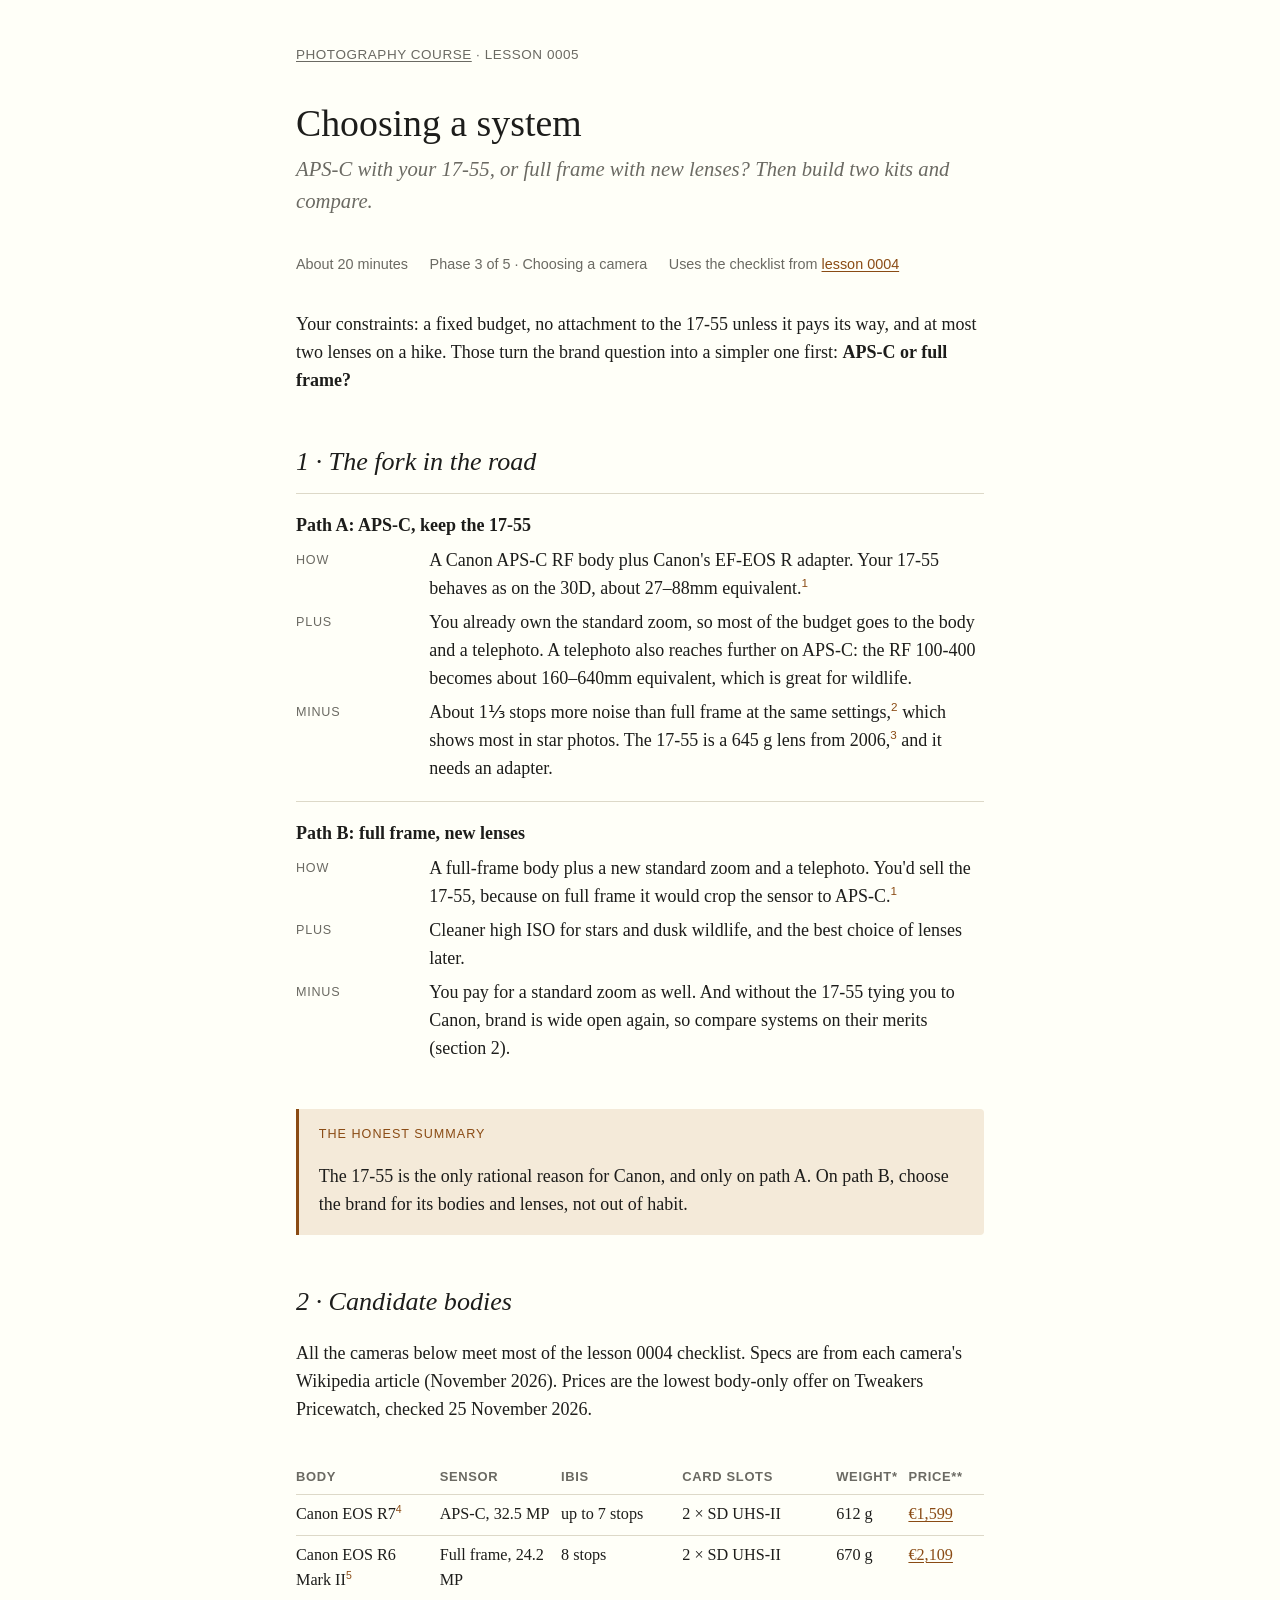
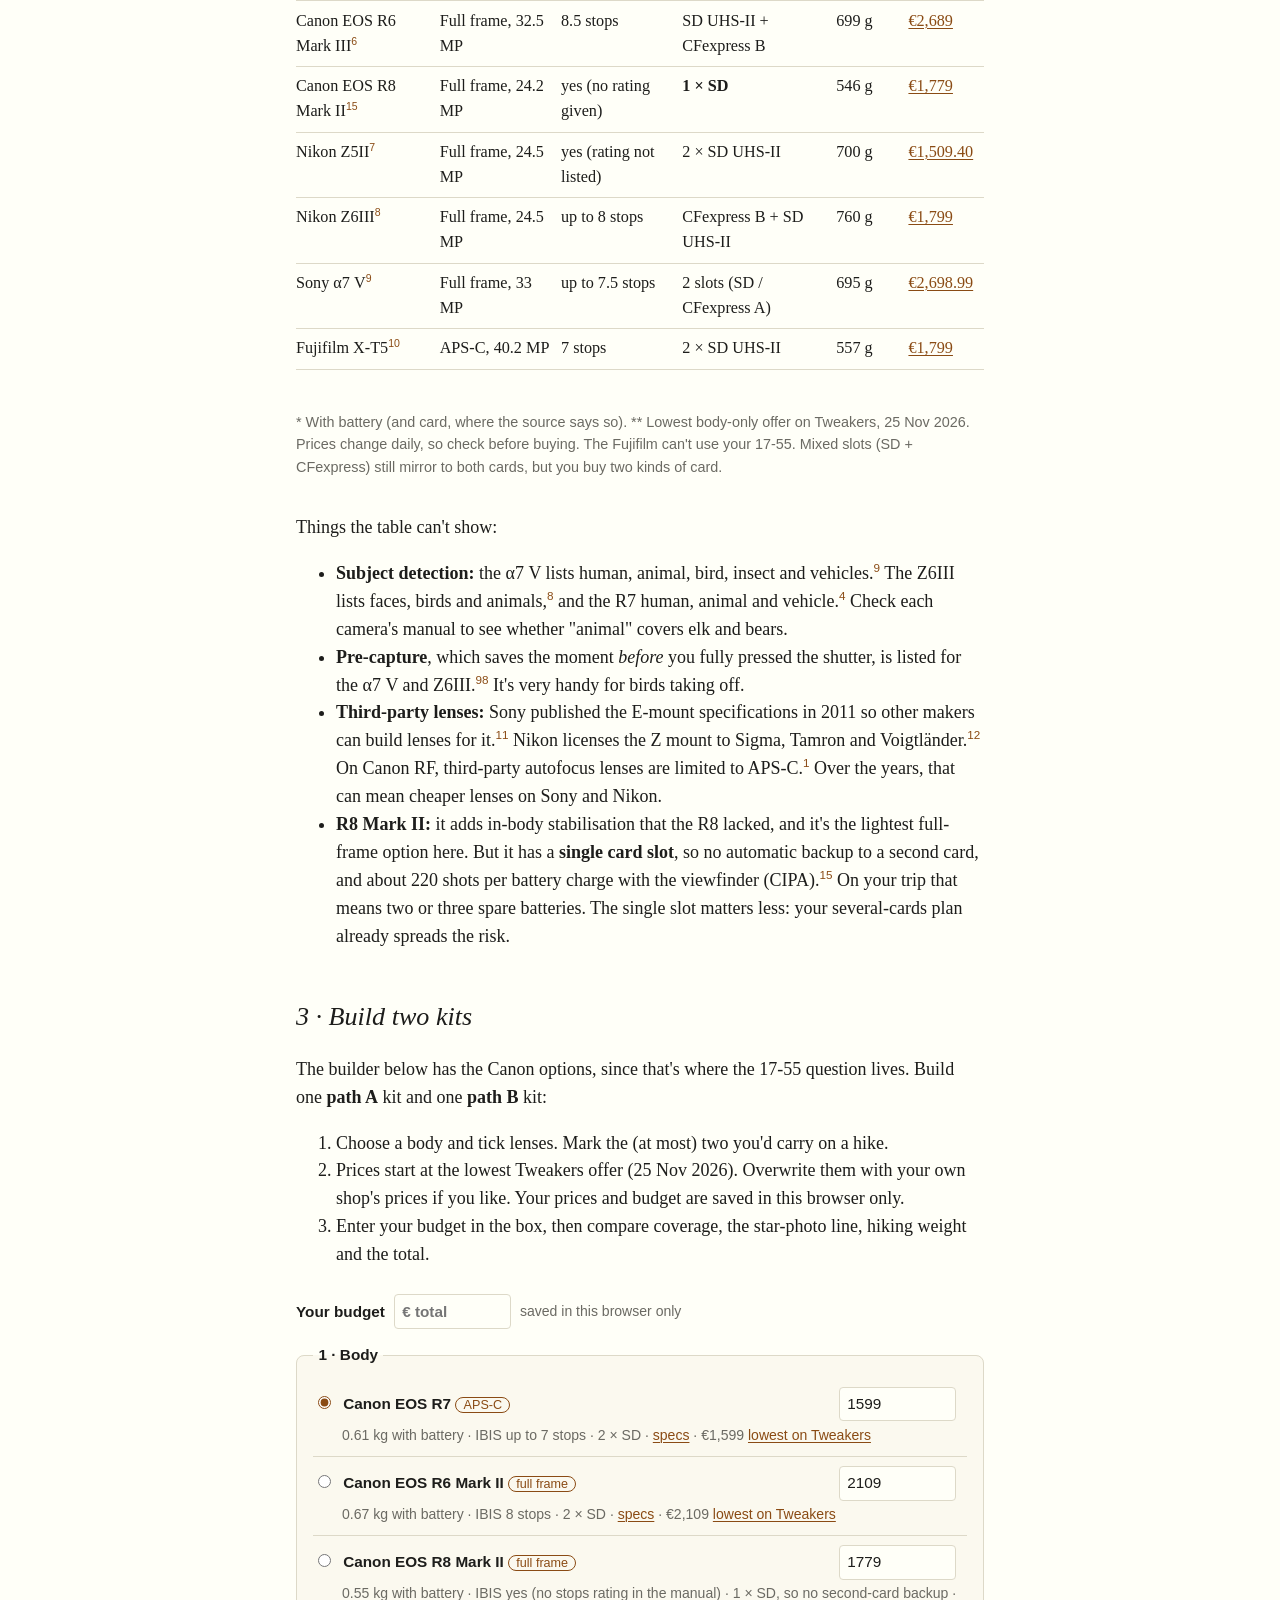
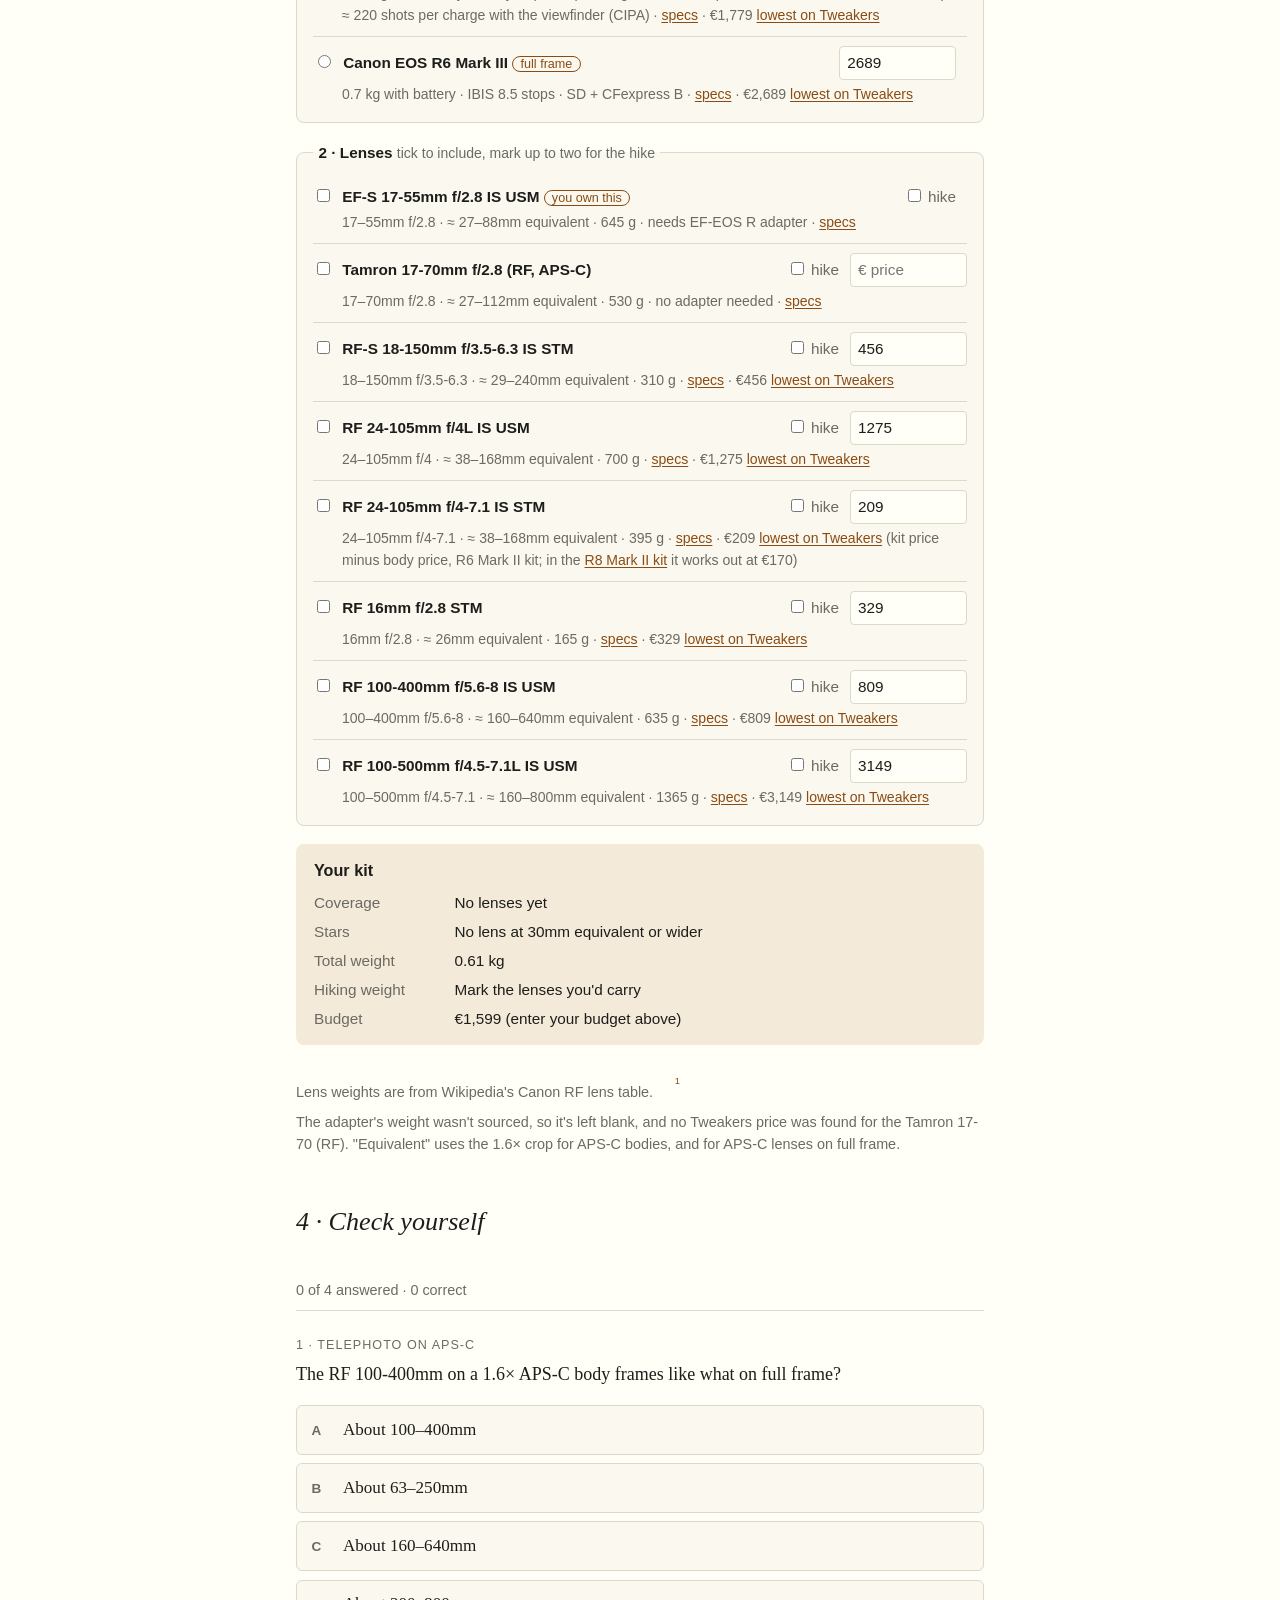
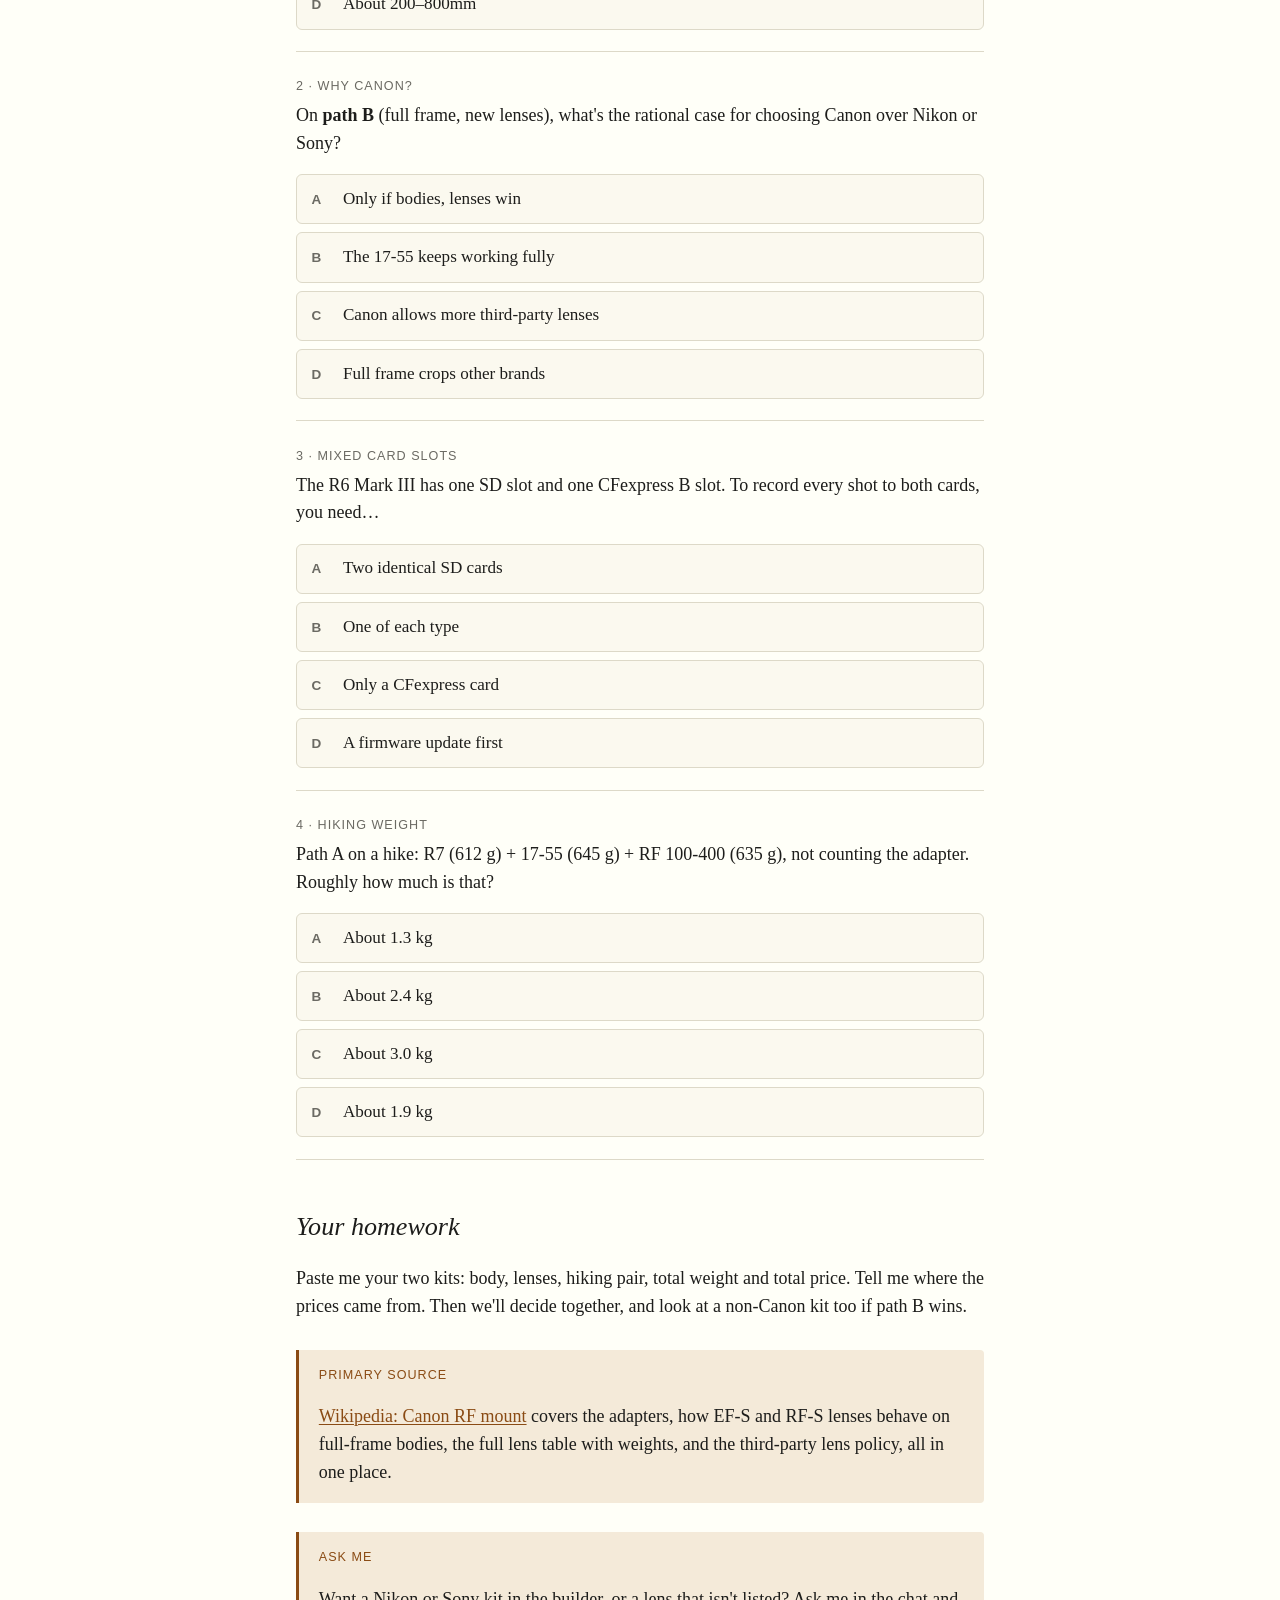
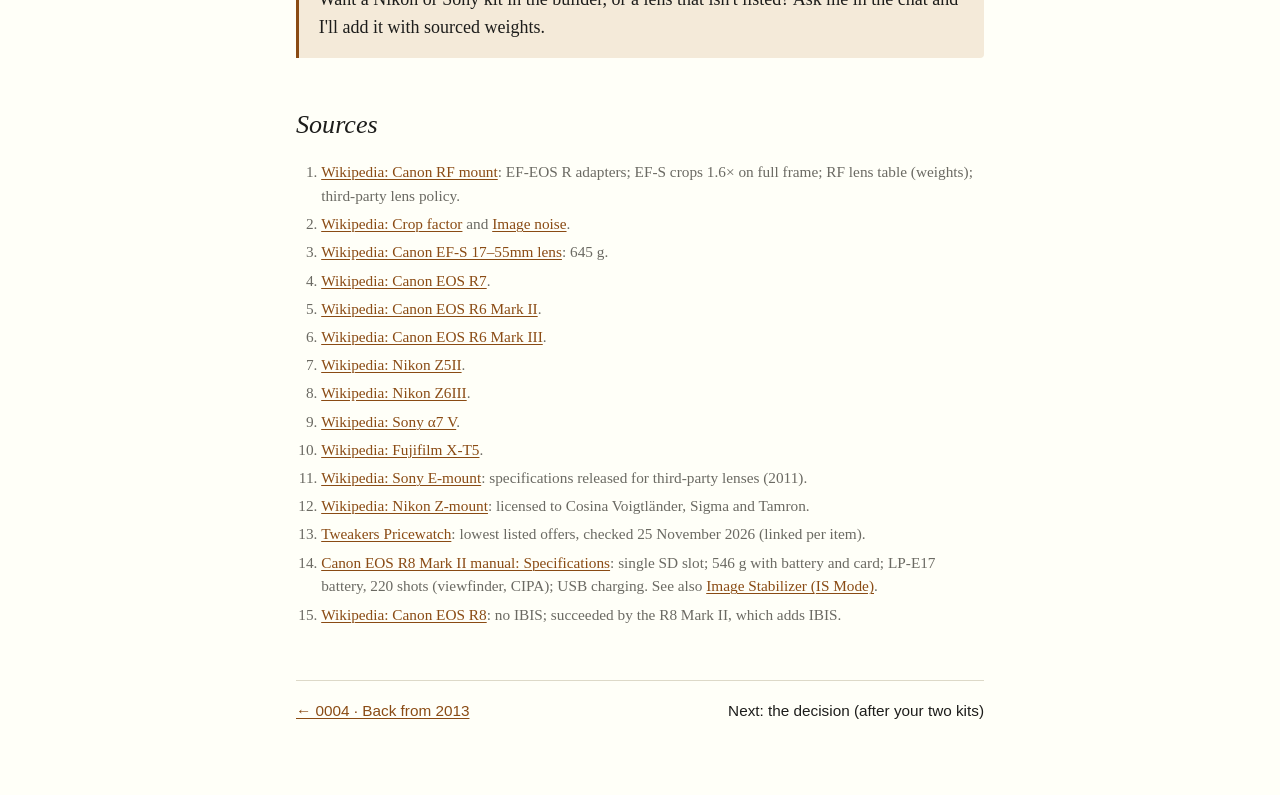
<file: lessons/0005-choosing-a-system.html>
<!doctype html>
<html lang="en">
<head>
<meta charset="utf-8">
<meta name="viewport" content="width=device-width, initial-scale=1">
<title>0005 · Choosing a system</title>
<link rel="stylesheet" href="../assets/course.css">
<link rel="stylesheet" href="../assets/kit-builder.css">
<link rel="stylesheet" href="../assets/quiz.css">
</head>
<body>
<main>

<nav class="crumbs"><a href="../index.html">Photography course</a> · Lesson 0005</nav>

<h1>Choosing a system</h1>
<p class="subtitle">APS-C with your 17-55, or full frame with new lenses? Then build two kits and compare.</p>

<div class="meta">
  <span>About 20 minutes</span>
  <span>Phase 3 of 5 · Choosing a camera</span>
  <span>Uses the checklist from <a href="0004-back-from-2013.html">lesson 0004</a></span>
</div>

<p>Your constraints: a fixed budget, no attachment to the 17-55 unless it pays its way, and at most two lenses on a hike. Those turn the brand question into a simpler one first: <strong>APS-C or full frame?</strong></p>

<h2>1 · The fork in the road</h2>

<section class="change">
  <h3>Path A: APS-C, keep the 17-55</h3>
  <dl>
    <dt>How</dt><dd>A Canon APS-C RF body plus Canon's EF-EOS R adapter. Your 17-55 behaves as on the 30D, about 27–88mm equivalent.<sup class="cite"><a href="#s1">1</a></sup></dd>
    <dt>Plus</dt><dd>You already own the standard zoom, so most of the budget goes to the body and a telephoto. A telephoto also reaches further on APS-C: the RF 100-400 becomes about 160–640mm equivalent, which is great for wildlife.</dd>
    <dt>Minus</dt><dd>About 1⅓ stops more noise than full frame at the same settings,<sup class="cite"><a href="#s2">2</a></sup> which shows most in star photos. The 17-55 is a 645 g lens from 2006,<sup class="cite"><a href="#s3">3</a></sup> and it needs an adapter.</dd>
  </dl>
</section>

<section class="change">
  <h3>Path B: full frame, new lenses</h3>
  <dl>
    <dt>How</dt><dd>A full-frame body plus a new standard zoom and a telephoto. You'd sell the 17-55, because on full frame it would crop the sensor to APS-C.<sup class="cite"><a href="#s1">1</a></sup></dd>
    <dt>Plus</dt><dd>Cleaner high ISO for stars and dusk wildlife, and the best choice of lenses later.</dd>
    <dt>Minus</dt><dd>You pay for a standard zoom as well. And without the 17-55 tying you to Canon, brand is wide open again, so compare systems on their merits (section 2).</dd>
  </dl>
</section>

<div class="callout">
  <span class="label">The honest summary</span>
  <p>The 17-55 is the only rational reason for Canon, and only on path A. On path B, choose the brand for its bodies and lenses, not out of habit.</p>
</div>

<h2>2 · Candidate bodies</h2>
<p>All the cameras below meet most of the lesson 0004 checklist. Specs are from each camera's Wikipedia article (November 2026). Prices are the lowest body-only offer on Tweakers Pricewatch, checked 25 November 2026.</p>

<div class="table-wrap">
<table>
  <tr><th>Body</th><th>Sensor</th><th>IBIS</th><th>Card slots</th><th>Weight*</th><th>Price**</th></tr>
  <tr><td>Canon EOS R7<sup class="cite"><a href="#s4">4</a></sup></td><td>APS-C, 32.5 MP</td><td>up to 7 stops</td><td>2 × SD UHS-II</td><td>612 g</td><td><a href="https://tweakers.net/pricewatch/1823178/canon-eos-r7-zwart.html">€1,599</a></td></tr>
  <tr><td>Canon EOS R6 Mark II<sup class="cite"><a href="#s5">5</a></sup></td><td>Full frame, 24.2 MP</td><td>8 stops</td><td>2 × SD UHS-II</td><td>670 g</td><td><a href="https://tweakers.net/pricewatch/1878618/canon-eos-r6-mark-ii-zwart.html">€2,109</a></td></tr>
  <tr><td>Canon EOS R6 Mark III<sup class="cite"><a href="#s6">6</a></sup></td><td>Full frame, 32.5 MP</td><td>8.5 stops</td><td>SD UHS-II + CFexpress B</td><td>699 g</td><td><a href="https://tweakers.net/pricewatch/2286882/canon-eos-r6-mark-iii-zwart.html">€2,689</a></td></tr>
  <tr><td>Canon EOS R8 Mark II<sup class="cite"><a href="#s15">15</a></sup></td><td>Full frame, 24.2 MP</td><td>yes (no rating given)</td><td><strong>1 × SD</strong></td><td>546 g</td><td><a href="https://tweakers.net/pricewatch/2387064/canon-eos-r8-mark-ii-body-zwart.html">€1,779</a></td></tr>
  <tr><td>Nikon Z5II<sup class="cite"><a href="#s7">7</a></sup></td><td>Full frame, 24.5 MP</td><td>yes (rating not listed)</td><td>2 × SD UHS-II</td><td>700 g</td><td><a href="https://tweakers.net/pricewatch/2198336/nikon-z5-ii-body-zwart.html">€1,509.40</a></td></tr>
  <tr><td>Nikon Z6III<sup class="cite"><a href="#s8">8</a></sup></td><td>Full frame, 24.5 MP</td><td>up to 8 stops</td><td>CFexpress B + SD UHS-II</td><td>760 g</td><td><a href="https://tweakers.net/pricewatch/2089124/nikon-z6-iii-body-zwart.html">€1,799</a></td></tr>
  <tr><td>Sony α7 V<sup class="cite"><a href="#s9">9</a></sup></td><td>Full frame, 33 MP</td><td>up to 7.5 stops</td><td>2 slots (SD / CFexpress A)</td><td>695 g</td><td><a href="https://tweakers.net/pricewatch/2298760/sony-a7-v-body-zwart.html">€2,698.99</a></td></tr>
  <tr><td>Fujifilm X-T5<sup class="cite"><a href="#s10">10</a></sup></td><td>APS-C, 40.2 MP</td><td>7 stops</td><td>2 × SD UHS-II</td><td>557 g</td><td><a href="https://tweakers.net/pricewatch/1883756/fujifilm-x-t5-zwart.html">€1,799</a></td></tr>
</table>
</div>
<p class="meta">* With battery (and card, where the source says so). ** Lowest body-only offer on Tweakers, 25 Nov 2026. Prices change daily, so check before buying. The Fujifilm can't use your 17-55. Mixed slots (SD + CFexpress) still mirror to both cards, but you buy two kinds of card.</p>

<p>Things the table can't show:</p>
<ul>
  <li><strong>Subject detection:</strong> the α7 V lists human, animal, bird, insect and vehicles.<sup class="cite"><a href="#s9">9</a></sup> The Z6III lists faces, birds and animals,<sup class="cite"><a href="#s8">8</a></sup> and the R7 human, animal and vehicle.<sup class="cite"><a href="#s4">4</a></sup> Check each camera's manual to see whether "animal" covers elk and bears.</li>
  <li><strong>Pre-capture</strong>, which saves the moment <em>before</em> you fully pressed the shutter, is listed for the α7 V and Z6III.<sup class="cite"><a href="#s9">9</a></sup><sup class="cite"><a href="#s8">8</a></sup> It's very handy for birds taking off.</li>
  <li><strong>Third-party lenses:</strong> Sony published the E-mount specifications in 2011 so other makers can build lenses for it.<sup class="cite"><a href="#s11">11</a></sup> Nikon licenses the Z mount to Sigma, Tamron and Voigtländer.<sup class="cite"><a href="#s12">12</a></sup> On Canon RF, third-party autofocus lenses are limited to APS-C.<sup class="cite"><a href="#s1">1</a></sup> Over the years, that can mean cheaper lenses on Sony and Nikon.</li>
  <li><strong>R8 Mark II:</strong> it adds in-body stabilisation that the R8 lacked, and it's the lightest full-frame option here. But it has a <strong>single card slot</strong>, so no automatic backup to a second card, and about 220 shots per battery charge with the viewfinder (CIPA).<sup class="cite"><a href="#s15">15</a></sup> On your trip that means two or three spare batteries. The single slot matters less: your several-cards plan already spreads the risk.</li>
</ul>

<h2>3 · Build two kits</h2>
<p>The builder below has the Canon options, since that's where the 17-55 question lives. Build one <strong>path A</strong> kit and one <strong>path B</strong> kit:</p>
<ol>
  <li>Choose a body and tick lenses. Mark the (at most) two you'd carry on a hike.</li>
  <li>Prices start at the lowest Tweakers offer (25 Nov 2026). Overwrite them with your own shop's prices if you like. Your prices and budget are saved in this browser only.</li>
  <li>Enter your budget in the box, then compare coverage, the star-photo line, hiking weight and the total.</li>
</ol>

<div class="kit-builder" data-kit="kit-data" data-currency="€"></div>
<script type="application/json" id="kit-data">
{
  "bodies": [
    { "id": "r7", "price": 1599, "priceSrc": "https://tweakers.net/pricewatch/1823178/canon-eos-r7-zwart.html", "name": "Canon EOS R7", "sensor": "APS-C", "crop": 1.6, "weight": 612, "ibis": "up to 7 stops", "slots": "2 × SD", "src": "https://en.wikipedia.org/wiki/Canon_EOS_R7" },
    { "id": "r6ii", "price": 2109, "priceSrc": "https://tweakers.net/pricewatch/1878618/canon-eos-r6-mark-ii-zwart.html", "name": "Canon EOS R6 Mark II", "sensor": "FF", "crop": 1, "weight": 670, "ibis": "8 stops", "slots": "2 × SD", "src": "https://en.wikipedia.org/wiki/Canon_EOS_R6_Mark_II" },
    { "id": "r8ii", "price": 1779, "priceSrc": "https://tweakers.net/pricewatch/2387064/canon-eos-r8-mark-ii-body-zwart.html", "name": "Canon EOS R8 Mark II", "sensor": "FF", "crop": 1, "weight": 546, "ibis": "yes (no stops rating in the manual)", "slots": "1 × SD, so no second-card backup", "notes": "≈ 220 shots per charge with the viewfinder (CIPA)", "src": "https://cam.start.canon/en/C026/manual/html/UG-11_Reference_0080.html" },
    { "id": "r6iii", "price": 2689, "priceSrc": "https://tweakers.net/pricewatch/2286882/canon-eos-r6-mark-iii-zwart.html", "name": "Canon EOS R6 Mark III", "sensor": "FF", "crop": 1, "weight": 699, "ibis": "8.5 stops", "slots": "SD + CFexpress B", "src": "https://en.wikipedia.org/wiki/Canon_EOS_R6_Mark_III" }
  ],
  "lenses": [
    { "id": "efs1755", "name": "EF-S 17-55mm f/2.8 IS USM", "mount": "EF-S", "minF": 17, "maxF": 55, "aperture": "f/2.8", "weight": 645, "owned": true, "src": "https://en.wikipedia.org/wiki/Canon_EF-S_17%E2%80%9355mm_lens" },
    { "id": "tam1770", "name": "Tamron 17-70mm f/2.8 (RF, APS-C)", "mount": "RF-S", "minF": 17, "maxF": 70, "aperture": "f/2.8", "weight": 530, "notes": "no adapter needed", "src": "https://en.wikipedia.org/wiki/Canon_RF_mount" },
    { "id": "rfs18150", "price": 456, "priceSrc": "https://tweakers.net/pricewatch/1831972/canon-rf-s-18-150-mm-f-35-63-is-stm.html", "name": "RF-S 18-150mm f/3.5-6.3 IS STM", "mount": "RF-S", "minF": 18, "maxF": 150, "aperture": "f/3.5-6.3", "weight": 310, "src": "https://en.wikipedia.org/wiki/Canon_RF_mount" },
    { "id": "rf24105l", "price": 1275, "priceSrc": "https://tweakers.net/pricewatch/1239645/canon-rf-24-105mm-f-4l-is-usm.html", "name": "RF 24-105mm f/4L IS USM", "mount": "RF", "minF": 24, "maxF": 105, "aperture": "f/4", "weight": 700, "src": "https://en.wikipedia.org/wiki/Canon_RF_mount" },
    { "id": "rf24105stm", "price": 209, "priceSrc": "https://tweakers.net/pricewatch/1878610/canon-eos-r6-mark-ii-+-rf-24-105-f4-71-is-stm-zwart.html", "priceNote": "(kit price minus body price, R6 Mark II kit; in the <a href=\"https://tweakers.net/pricewatch/2389606/canon-eos-r8-mark-ii-+-rf-24-105mm-f4-71-is-stm-zwart.html\">R8 Mark II kit</a> it works out at €170)", "name": "RF 24-105mm f/4-7.1 IS STM", "mount": "RF", "minF": 24, "maxF": 105, "aperture": "f/4-7.1", "weight": 395, "src": "https://en.wikipedia.org/wiki/Canon_RF_mount" },
    { "id": "rf16", "price": 329, "priceSrc": "https://tweakers.net/pricewatch/1741746/canon-rf-16mm-f28-stm.html", "name": "RF 16mm f/2.8 STM", "mount": "RF", "minF": 16, "maxF": 16, "aperture": "f/2.8", "weight": 165, "src": "https://en.wikipedia.org/wiki/Canon_RF_mount" },
    { "id": "rf100400", "price": 809, "priceSrc": "https://tweakers.net/pricewatch/1741748/canon-rf-100-400mm-f56-8-is-usm.html", "name": "RF 100-400mm f/5.6-8 IS USM", "mount": "RF", "minF": 100, "maxF": 400, "aperture": "f/5.6-8", "weight": 635, "src": "https://en.wikipedia.org/wiki/Canon_RF_mount" },
    { "id": "rf100500", "price": 3149, "priceSrc": "https://tweakers.net/pricewatch/1586504/canon-rf-100-500mm-f45-71l-is-usm.html", "name": "RF 100-500mm f/4.5-7.1L IS USM", "mount": "RF", "minF": 100, "maxF": 500, "aperture": "f/4.5-7.1", "weight": 1365, "src": "https://en.wikipedia.org/wiki/Canon_RF_mount" }
  ],
  "extras": [
    { "id": "efeosr", "name": "Mount Adapter EF-EOS R", "weight": null, "needs": "EF-S", "priceSrc": "https://tweakers.net/pricewatch/1893476/canon-eos-r7-+-ef-eos-r-adapter-zwart.html", "priceNote": "no standalone price found; one shop lists the R7 with the adapter for the same price as the body alone" }
  ]
}
</script>

<p class="meta">Lens weights are from Wikipedia's Canon RF lens table.<sup class="cite"><a href="#s1">1</a></sup> The adapter's weight wasn't sourced, so it's left blank, and no Tweakers price was found for the Tamron 17-70 (RF). "Equivalent" uses the 1.6× crop for APS-C bodies, and for APS-C lenses on full frame.</p>

<h2>4 · Check yourself</h2>
<div class="quiz" data-quiz="quiz-data" data-lesson="0005"></div>
<script type="application/json" id="quiz-data">
[
  {
    "topic": "Telephoto on APS-C",
    "q": "The RF 100-400mm on a 1.6× APS-C body frames like what on full frame?",
    "options": ["About 100–400mm", "About 63–250mm", "About 160–640mm", "About 200–800mm"],
    "answer": 2,
    "explain": "Multiply by the crop factor: 100 × 1.6 = 160 and 400 × 1.6 = 640. That extra reach is a real advantage of path A for wildlife. <a href=\"#s2\">[2]</a>"
  },
  {
    "topic": "Why Canon?",
    "q": "On <strong>path B</strong> (full frame, new lenses), what's the rational case for choosing Canon over Nikon or Sony?",
    "options": ["Only if bodies, lenses win", "The 17-55 keeps working fully", "Canon allows more third-party lenses", "Full frame crops other brands"],
    "answer": 0,
    "explain": "On full frame the 17-55 crops the sensor, so it's no reason to stay with Canon. Compare bodies and lenses on their merits. On third-party lenses, Canon RF is currently the <em>more</em> restrictive mount. <a href=\"#s1\">[1]</a> <a href=\"#s11\">[11]</a> <a href=\"#s12\">[12]</a>"
  },
  {
    "topic": "Mixed card slots",
    "q": "The R6 Mark III has one SD slot and one CFexpress B slot. To record every shot to both cards, you need…",
    "options": ["Two identical SD cards", "One of each type", "Only a CFexpress card", "A firmware update first"],
    "answer": 1,
    "explain": "Each slot takes its own card type, so mirroring means buying both. Budget for the more expensive CFexpress cards too. <a href=\"#s6\">[6]</a>"
  },
  {
    "topic": "Hiking weight",
    "q": "Path A on a hike: R7 (612 g) + 17-55 (645 g) + RF 100-400 (635 g), not counting the adapter. Roughly how much is that?",
    "options": ["About 1.3 kg", "About 2.4 kg", "About 3.0 kg", "About 1.9 kg"],
    "answer": 3,
    "explain": "612 + 645 + 635 = 1,892 g, about 1.9 kg plus the adapter. That's comfortably under your 3 kg ceiling. <a href=\"#s4\">[4]</a> <a href=\"#s3\">[3]</a> <a href=\"#s1\">[1]</a>"
  }
]
</script>

<h2>Your homework</h2>
<p>Paste me your two kits: body, lenses, hiking pair, total weight and total price. Tell me where the prices came from. Then we'll decide together, and look at a non-Canon kit too if path B wins.</p>

<div class="callout">
  <span class="label">Primary source</span>
  <p><a href="https://en.wikipedia.org/wiki/Canon_RF_mount">Wikipedia: Canon RF mount</a> covers the adapters, how EF-S and RF-S lenses behave on full-frame bodies, the full lens table with weights, and the third-party lens policy, all in one place.</p>
</div>

<div class="callout">
  <span class="label">Ask me</span>
  <p>Want a Nikon or Sony kit in the builder, or a lens that isn't listed? Ask me in the chat and I'll add it with sourced weights.</p>
</div>

<h2>Sources</h2>
<ol class="sources">
  <li id="s1"><a href="https://en.wikipedia.org/wiki/Canon_RF_mount">Wikipedia: Canon RF mount</a>: EF-EOS R adapters; EF-S crops 1.6× on full frame; RF lens table (weights); third-party lens policy.</li>
  <li id="s2"><a href="https://en.wikipedia.org/wiki/Crop_factor">Wikipedia: Crop factor</a> and <a href="https://en.wikipedia.org/wiki/Image_noise">Image noise</a>.</li>
  <li id="s3"><a href="https://en.wikipedia.org/wiki/Canon_EF-S_17%E2%80%9355mm_lens">Wikipedia: Canon EF-S 17–55mm lens</a>: 645 g.</li>
  <li id="s4"><a href="https://en.wikipedia.org/wiki/Canon_EOS_R7">Wikipedia: Canon EOS R7</a>.</li>
  <li id="s5"><a href="https://en.wikipedia.org/wiki/Canon_EOS_R6_Mark_II">Wikipedia: Canon EOS R6 Mark II</a>.</li>
  <li id="s6"><a href="https://en.wikipedia.org/wiki/Canon_EOS_R6_Mark_III">Wikipedia: Canon EOS R6 Mark III</a>.</li>
  <li id="s7"><a href="https://en.wikipedia.org/wiki/Nikon_Z5II">Wikipedia: Nikon Z5II</a>.</li>
  <li id="s8"><a href="https://en.wikipedia.org/wiki/Nikon_Z6III">Wikipedia: Nikon Z6III</a>.</li>
  <li id="s9"><a href="https://en.wikipedia.org/wiki/Sony_%CE%B17_V">Wikipedia: Sony α7 V</a>.</li>
  <li id="s10"><a href="https://en.wikipedia.org/wiki/Fujifilm_X-T5">Wikipedia: Fujifilm X-T5</a>.</li>
  <li id="s11"><a href="https://en.wikipedia.org/wiki/Sony_E-mount">Wikipedia: Sony E-mount</a>: specifications released for third-party lenses (2011).</li>
  <li id="s12"><a href="https://en.wikipedia.org/wiki/Nikon_Z-mount">Wikipedia: Nikon Z-mount</a>: licensed to Cosina Voigtländer, Sigma and Tamron.</li>
  <li id="s14"><a href="https://tweakers.net/pricewatch/">Tweakers Pricewatch</a>: lowest listed offers, checked 25 November 2026 (linked per item).</li>
  <li id="s15"><a href="https://cam.start.canon/en/C026/manual/html/UG-11_Reference_0080.html">Canon EOS R8 Mark II manual: Specifications</a>: single SD slot; 546 g with battery and card; LP-E17 battery, 220 shots (viewfinder, CIPA); USB charging. See also <a href="https://cam.start.canon/en/C026/manual/html/UG-04_Shooting_0530.html">Image Stabilizer (IS Mode)</a>.</li>
  <li id="s13"><a href="https://en.wikipedia.org/wiki/Canon_EOS_R8">Wikipedia: Canon EOS R8</a>: no IBIS; succeeded by the R8 Mark II, which adds IBIS.</li>
</ol>

<nav class="lesson-nav">
  <a href="0004-back-from-2013.html">← 0004 · Back from 2013</a>
  <span class="planned">Next: the decision (after your two kits)</span>
</nav>

</main>
<script src="../assets/kit-builder.js" defer></script>
<script src="../assets/quiz.js" defer></script>
</body>
</html>
</file>
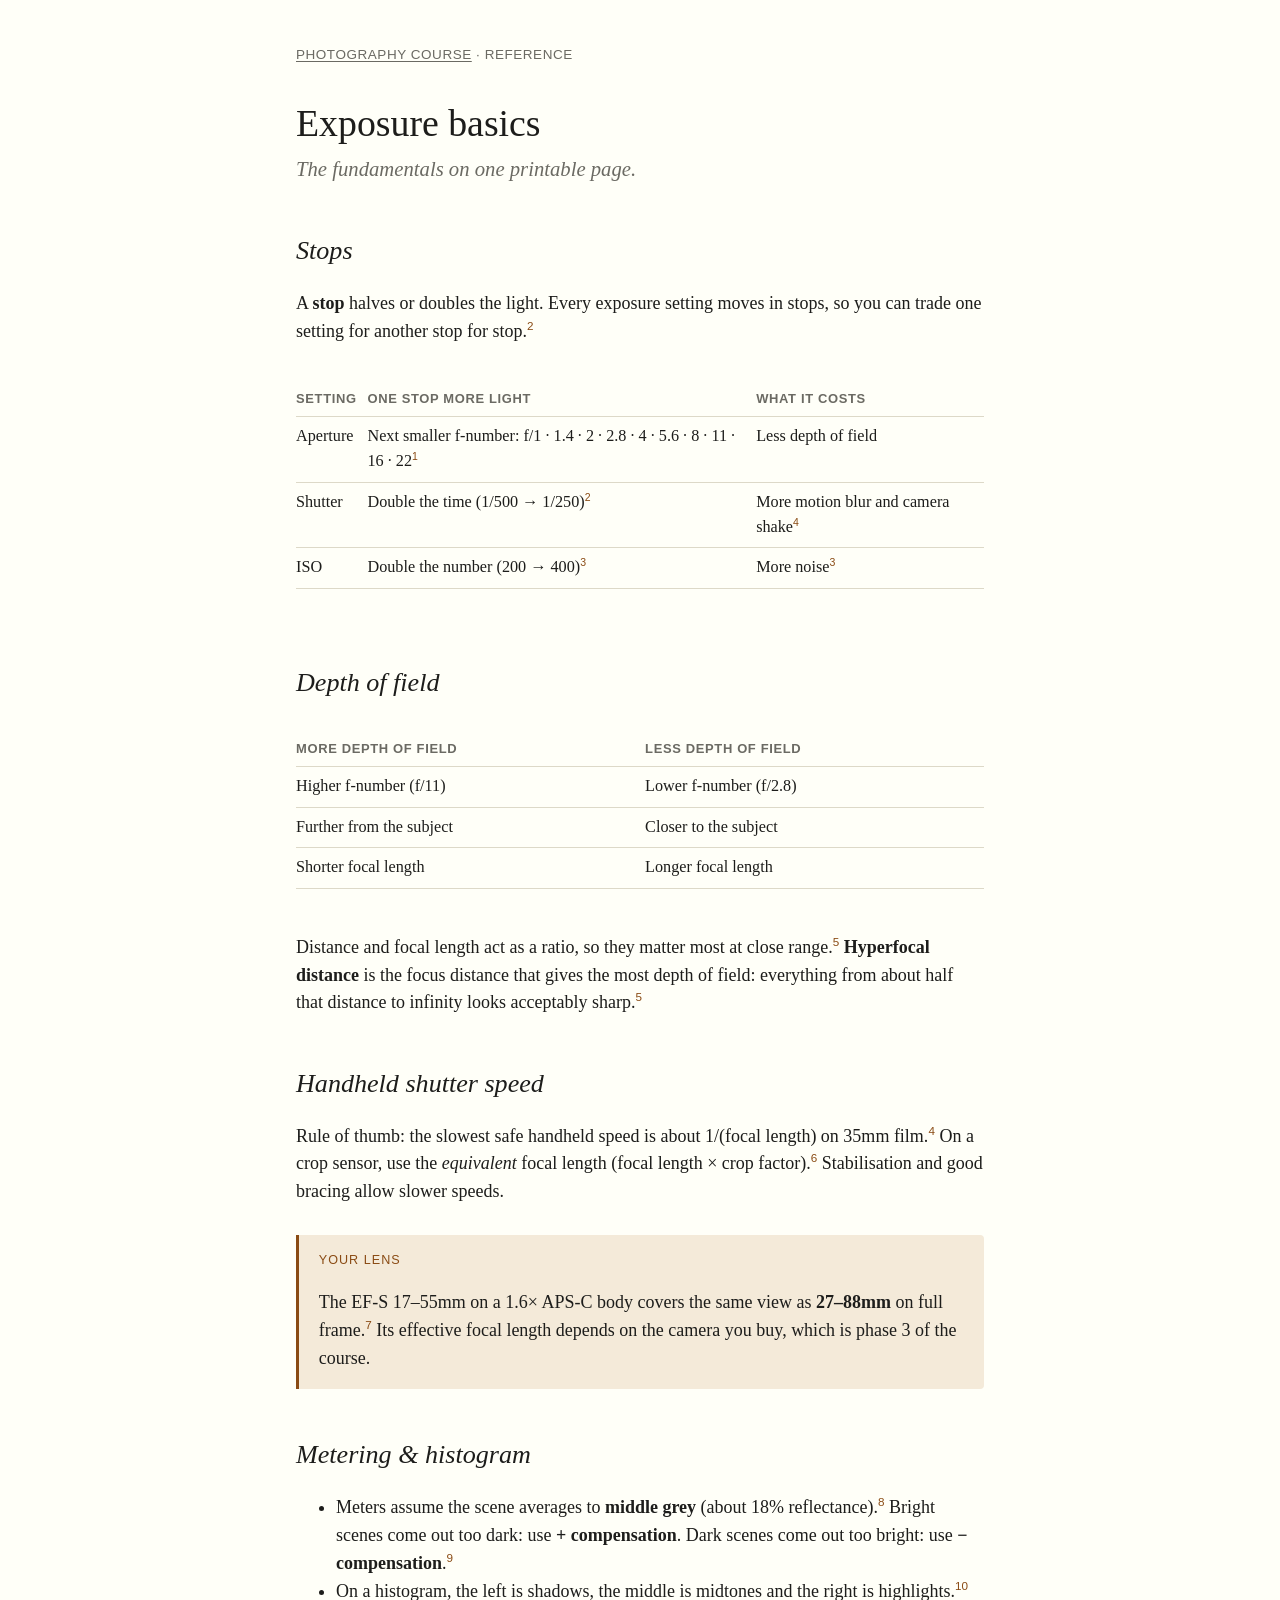
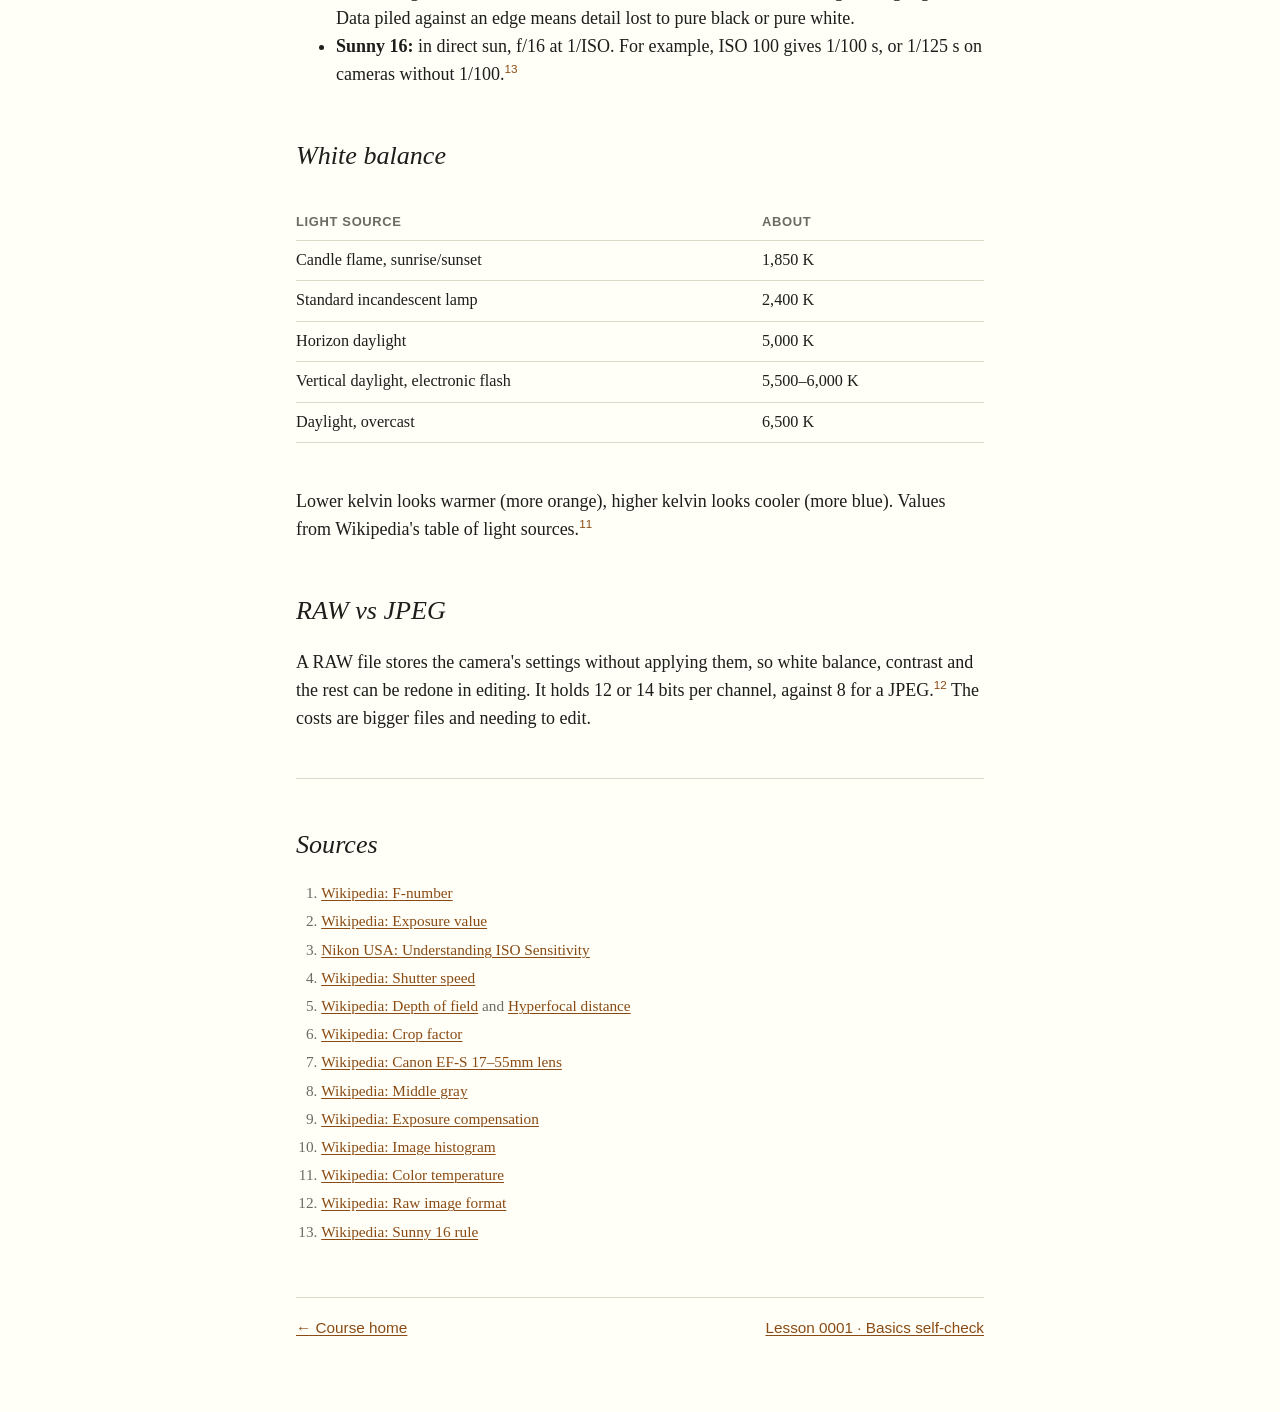
<file: reference/exposure-basics.html>
<!doctype html>
<html lang="en">
<head>
<meta charset="utf-8">
<meta name="viewport" content="width=device-width, initial-scale=1">
<title>Exposure basics</title>
<link rel="stylesheet" href="../assets/course.css">
</head>
<body>
<main>

<nav class="crumbs"><a href="../index.html">Photography course</a> · Reference</nav>

<h1>Exposure basics</h1>
<p class="subtitle">The fundamentals on one printable page.</p>

<h2>Stops</h2>
<p>A <strong>stop</strong> halves or doubles the light. Every exposure setting moves in stops, so you can trade one setting for another stop for stop.<sup class="cite"><a href="#s2">2</a></sup></p>
<div class="table-wrap">
<table>
  <tr><th>Setting</th><th>One stop more light</th><th>What it costs</th></tr>
  <tr><td>Aperture</td><td>Next smaller f-number: f/1 · 1.4 · 2 · 2.8 · 4 · 5.6 · 8 · 11 · 16 · 22<sup class="cite"><a href="#s1">1</a></sup></td><td>Less depth of field</td></tr>
  <tr><td>Shutter</td><td>Double the time (1/500 → 1/250)<sup class="cite"><a href="#s2">2</a></sup></td><td>More motion blur and camera shake<sup class="cite"><a href="#s4">4</a></sup></td></tr>
  <tr><td>ISO</td><td>Double the number (200 → 400)<sup class="cite"><a href="#s3">3</a></sup></td><td>More noise<sup class="cite"><a href="#s3">3</a></sup></td></tr>
</table>
</div>

<h2>Depth of field</h2>
<div class="table-wrap">
<table>
  <tr><th>More depth of field</th><th>Less depth of field</th></tr>
  <tr><td>Higher f-number (f/11)</td><td>Lower f-number (f/2.8)</td></tr>
  <tr><td>Further from the subject</td><td>Closer to the subject</td></tr>
  <tr><td>Shorter focal length</td><td>Longer focal length</td></tr>
</table>
</div>
<p>Distance and focal length act as a ratio, so they matter most at close range.<sup class="cite"><a href="#s5">5</a></sup> <strong>Hyperfocal distance</strong> is the focus distance that gives the most depth of field: everything from about half that distance to infinity looks acceptably sharp.<sup class="cite"><a href="#s5">5</a></sup></p>

<h2>Handheld shutter speed</h2>
<p>Rule of thumb: the slowest safe handheld speed is about 1/(focal length) on 35mm film.<sup class="cite"><a href="#s4">4</a></sup> On a crop sensor, use the <em>equivalent</em> focal length (focal length × crop factor).<sup class="cite"><a href="#s6">6</a></sup> Stabilisation and good bracing allow slower speeds.</p>
<div class="callout">
  <span class="label">Your lens</span>
  <p>The EF-S 17–55mm on a 1.6× APS-C body covers the same view as <strong>27–88mm</strong> on full frame.<sup class="cite"><a href="#s7">7</a></sup> Its effective focal length depends on the camera you buy, which is phase 3 of the course.</p>
</div>

<h2>Metering &amp; histogram</h2>
<ul>
  <li>Meters assume the scene averages to <strong>middle grey</strong> (about 18% reflectance).<sup class="cite"><a href="#s8">8</a></sup> Bright scenes come out too dark: use <strong>+ compensation</strong>. Dark scenes come out too bright: use <strong>− compensation</strong>.<sup class="cite"><a href="#s9">9</a></sup></li>
  <li>On a histogram, the left is shadows, the middle is midtones and the right is highlights.<sup class="cite"><a href="#s10">10</a></sup> Data piled against an edge means detail lost to pure black or pure white.</li>
  <li><strong>Sunny 16:</strong> in direct sun, f/16 at 1/ISO. For example, ISO 100 gives 1/100 s, or 1/125 s on cameras without 1/100.<sup class="cite"><a href="#s13">13</a></sup></li>
</ul>

<h2>White balance</h2>
<div class="table-wrap">
<table>
  <tr><th>Light source</th><th>About</th></tr>
  <tr><td>Candle flame, sunrise/sunset</td><td>1,850 K</td></tr>
  <tr><td>Standard incandescent lamp</td><td>2,400 K</td></tr>
  <tr><td>Horizon daylight</td><td>5,000 K</td></tr>
  <tr><td>Vertical daylight, electronic flash</td><td>5,500–6,000 K</td></tr>
  <tr><td>Daylight, overcast</td><td>6,500 K</td></tr>
</table>
</div>
<p>Lower kelvin looks warmer (more orange), higher kelvin looks cooler (more blue). Values from Wikipedia's table of light sources.<sup class="cite"><a href="#s11">11</a></sup></p>

<h2>RAW vs JPEG</h2>
<p>A RAW file stores the camera's settings without applying them, so white balance, contrast and the rest can be redone in editing. It holds 12 or 14 bits per channel, against 8 for a JPEG.<sup class="cite"><a href="#s12">12</a></sup> The costs are bigger files and needing to edit.</p>

<hr>
<h2>Sources</h2>
<ol class="sources">
  <li id="s1"><a href="https://en.wikipedia.org/wiki/F-number">Wikipedia: F-number</a></li>
  <li id="s2"><a href="https://en.wikipedia.org/wiki/Exposure_value">Wikipedia: Exposure value</a></li>
  <li id="s3"><a href="https://www.nikonusa.com/learn-and-explore/c/tips-and-techniques/understanding-iso-sensitivity">Nikon USA: Understanding ISO Sensitivity</a></li>
  <li id="s4"><a href="https://en.wikipedia.org/wiki/Shutter_speed">Wikipedia: Shutter speed</a></li>
  <li id="s5"><a href="https://en.wikipedia.org/wiki/Depth_of_field">Wikipedia: Depth of field</a> and <a href="https://en.wikipedia.org/wiki/Hyperfocal_distance">Hyperfocal distance</a></li>
  <li id="s6"><a href="https://en.wikipedia.org/wiki/Crop_factor">Wikipedia: Crop factor</a></li>
  <li id="s7"><a href="https://en.wikipedia.org/wiki/Canon_EF-S_17%E2%80%9355mm_lens">Wikipedia: Canon EF-S 17–55mm lens</a></li>
  <li id="s8"><a href="https://en.wikipedia.org/wiki/Middle_gray">Wikipedia: Middle gray</a></li>
  <li id="s9"><a href="https://en.wikipedia.org/wiki/Exposure_compensation">Wikipedia: Exposure compensation</a></li>
  <li id="s10"><a href="https://en.wikipedia.org/wiki/Image_histogram">Wikipedia: Image histogram</a></li>
  <li id="s11"><a href="https://en.wikipedia.org/wiki/Color_temperature">Wikipedia: Color temperature</a></li>
  <li id="s12"><a href="https://en.wikipedia.org/wiki/Raw_image_format">Wikipedia: Raw image format</a></li>
  <li id="s13"><a href="https://en.wikipedia.org/wiki/Sunny_16_rule">Wikipedia: Sunny 16 rule</a></li>
</ol>

<nav class="lesson-nav">
  <a href="../index.html">← Course home</a>
  <a href="../lessons/0001-basics-self-check.html">Lesson 0001 · Basics self-check</a>
</nav>

</main>
</body>
</html>
</file>
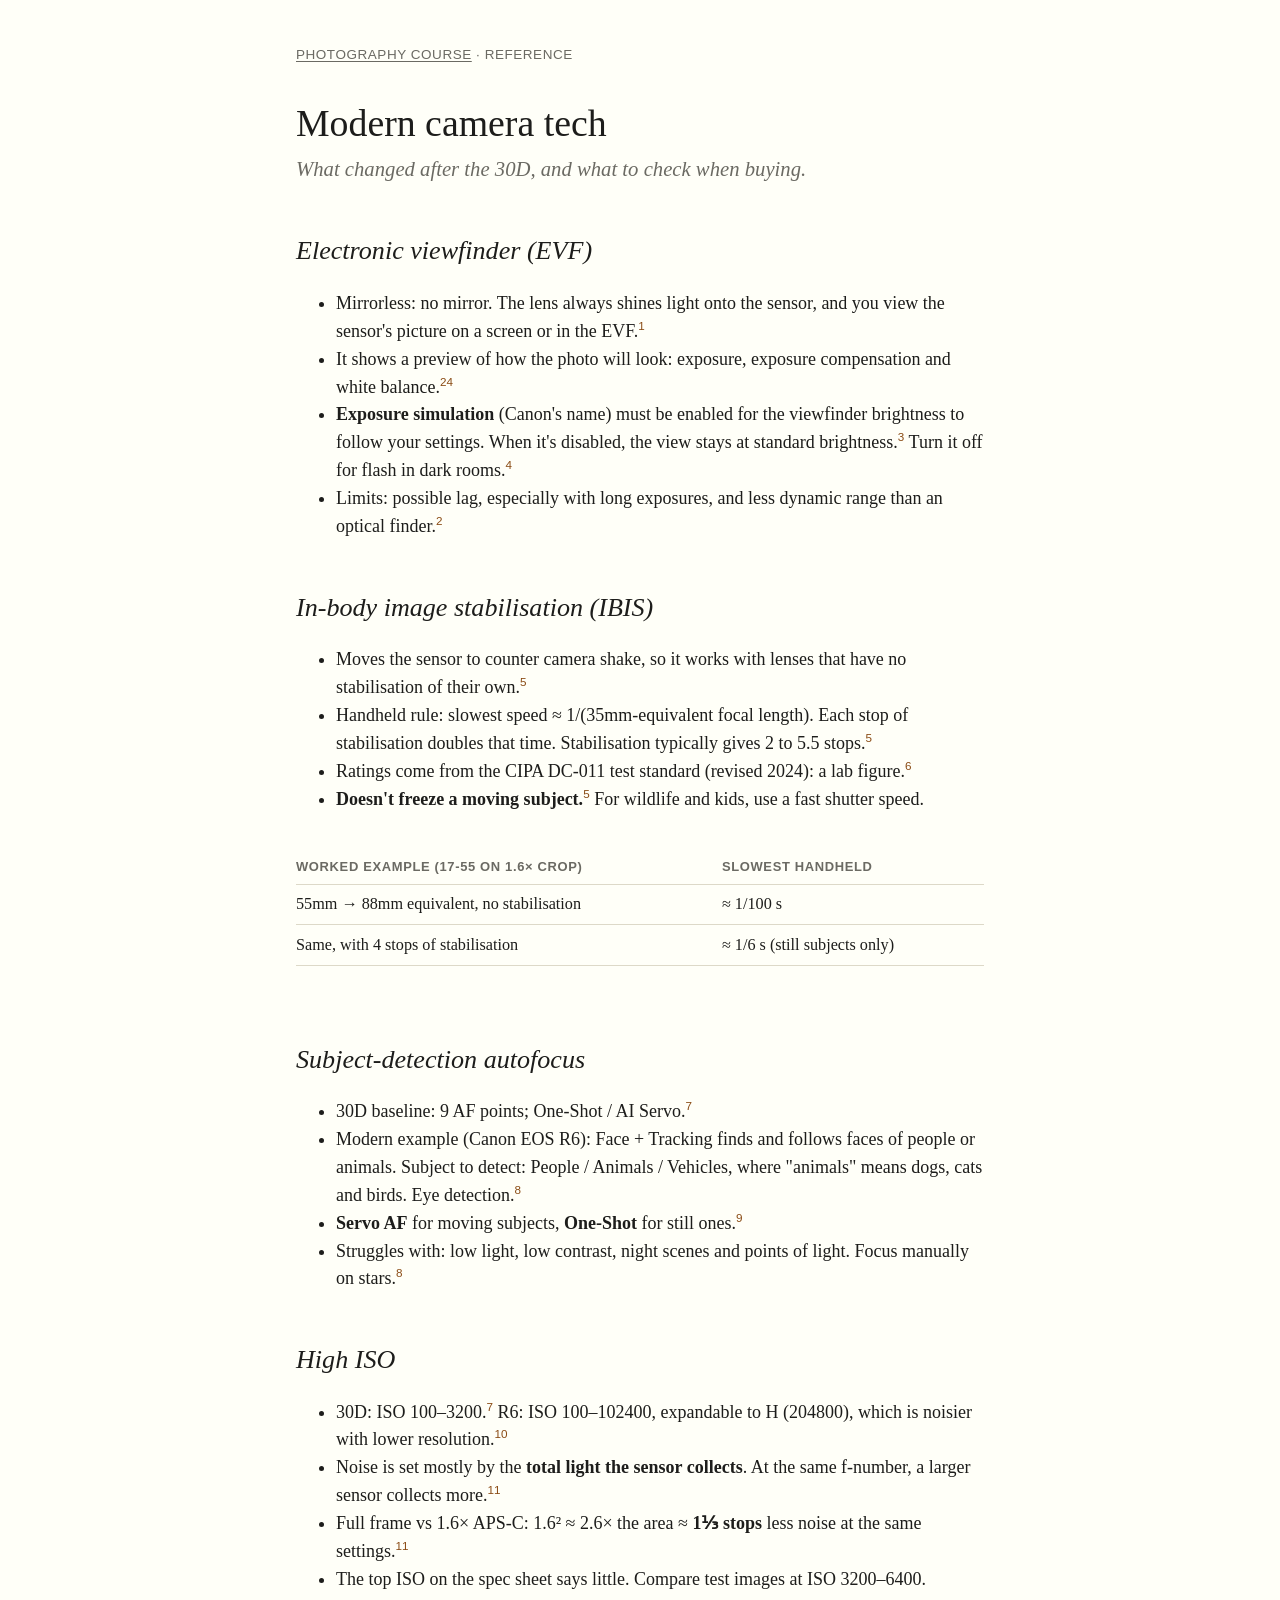
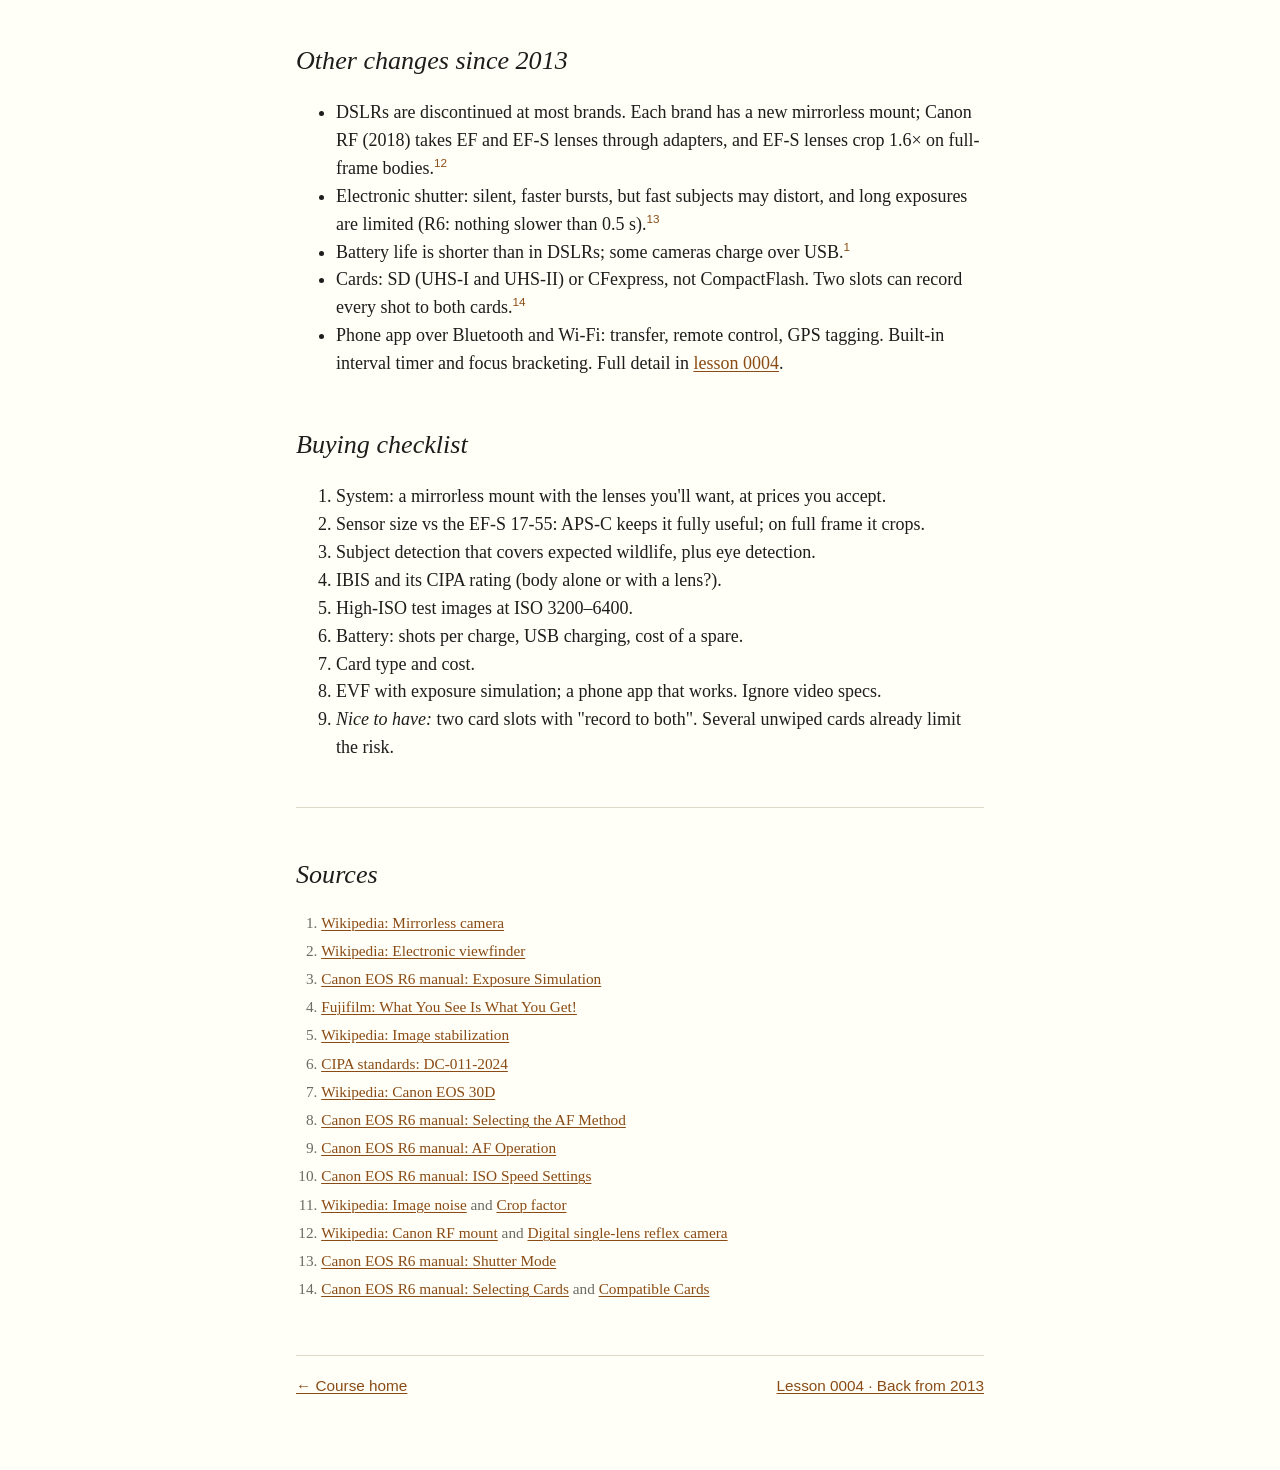
<file: reference/modern-camera-tech.html>
<!doctype html>
<html lang="en">
<head>
<meta charset="utf-8">
<meta name="viewport" content="width=device-width, initial-scale=1">
<title>Modern camera tech</title>
<link rel="stylesheet" href="../assets/course.css">
</head>
<body>
<main>

<nav class="crumbs"><a href="../index.html">Photography course</a> · Reference</nav>

<h1>Modern camera tech</h1>
<p class="subtitle">What changed after the 30D, and what to check when buying.</p>

<h2>Electronic viewfinder (EVF)</h2>
<ul>
  <li>Mirrorless: no mirror. The lens always shines light onto the sensor, and you view the sensor's picture on a screen or in the EVF.<sup class="cite"><a href="#s1">1</a></sup></li>
  <li>It shows a preview of how the photo will look: exposure, exposure compensation and white balance.<sup class="cite"><a href="#s2">2</a></sup><sup class="cite"><a href="#s4">4</a></sup></li>
  <li><strong>Exposure simulation</strong> (Canon's name) must be enabled for the viewfinder brightness to follow your settings. When it's disabled, the view stays at standard brightness.<sup class="cite"><a href="#s3">3</a></sup> Turn it off for flash in dark rooms.<sup class="cite"><a href="#s4">4</a></sup></li>
  <li>Limits: possible lag, especially with long exposures, and less dynamic range than an optical finder.<sup class="cite"><a href="#s2">2</a></sup></li>
</ul>

<h2>In-body image stabilisation (IBIS)</h2>
<ul>
  <li>Moves the sensor to counter camera shake, so it works with lenses that have no stabilisation of their own.<sup class="cite"><a href="#s5">5</a></sup></li>
  <li>Handheld rule: slowest speed ≈ 1/(35mm-equivalent focal length). Each stop of stabilisation doubles that time. Stabilisation typically gives 2 to 5.5 stops.<sup class="cite"><a href="#s5">5</a></sup></li>
  <li>Ratings come from the CIPA DC-011 test standard (revised 2024): a lab figure.<sup class="cite"><a href="#s6">6</a></sup></li>
  <li><strong>Doesn't freeze a moving subject.</strong><sup class="cite"><a href="#s5">5</a></sup> For wildlife and kids, use a fast shutter speed.</li>
</ul>

<div class="table-wrap">
<table>
  <tr><th>Worked example (17-55 on 1.6× crop)</th><th>Slowest handheld</th></tr>
  <tr><td>55mm → 88mm equivalent, no stabilisation</td><td>≈ 1/100 s</td></tr>
  <tr><td>Same, with 4 stops of stabilisation</td><td>≈ 1/6 s (still subjects only)</td></tr>
</table>
</div>

<h2>Subject-detection autofocus</h2>
<ul>
  <li>30D baseline: 9 AF points; One-Shot / AI Servo.<sup class="cite"><a href="#s7">7</a></sup></li>
  <li>Modern example (Canon EOS R6): Face + Tracking finds and follows faces of people or animals. Subject to detect: People / Animals / Vehicles, where "animals" means dogs, cats and birds. Eye detection.<sup class="cite"><a href="#s8">8</a></sup></li>
  <li><strong>Servo AF</strong> for moving subjects, <strong>One-Shot</strong> for still ones.<sup class="cite"><a href="#s9">9</a></sup></li>
  <li>Struggles with: low light, low contrast, night scenes and points of light. Focus manually on stars.<sup class="cite"><a href="#s8">8</a></sup></li>
</ul>

<h2>High ISO</h2>
<ul>
  <li>30D: ISO 100–3200.<sup class="cite"><a href="#s7">7</a></sup> R6: ISO 100–102400, expandable to H (204800), which is noisier with lower resolution.<sup class="cite"><a href="#s10">10</a></sup></li>
  <li>Noise is set mostly by the <strong>total light the sensor collects</strong>. At the same f-number, a larger sensor collects more.<sup class="cite"><a href="#s11">11</a></sup></li>
  <li>Full frame vs 1.6× APS-C: 1.6² ≈ 2.6× the area ≈ <strong>1⅓ stops</strong> less noise at the same settings.<sup class="cite"><a href="#s11">11</a></sup></li>
  <li>The top ISO on the spec sheet says little. Compare test images at ISO 3200–6400.</li>
</ul>

<h2>Other changes since 2013</h2>
<ul>
  <li>DSLRs are discontinued at most brands. Each brand has a new mirrorless mount; Canon RF (2018) takes EF and EF-S lenses through adapters, and EF-S lenses crop 1.6× on full-frame bodies.<sup class="cite"><a href="#s12">12</a></sup></li>
  <li>Electronic shutter: silent, faster bursts, but fast subjects may distort, and long exposures are limited (R6: nothing slower than 0.5 s).<sup class="cite"><a href="#s13">13</a></sup></li>
  <li>Battery life is shorter than in DSLRs; some cameras charge over USB.<sup class="cite"><a href="#s1">1</a></sup></li>
  <li>Cards: SD (UHS-I and UHS-II) or CFexpress, not CompactFlash. Two slots can record every shot to both cards.<sup class="cite"><a href="#s14">14</a></sup></li>
  <li>Phone app over Bluetooth and Wi-Fi: transfer, remote control, GPS tagging. Built-in interval timer and focus bracketing. Full detail in <a href="../lessons/0004-back-from-2013.html">lesson 0004</a>.</li>
</ul>

<h2>Buying checklist</h2>
<ol>
  <li>System: a mirrorless mount with the lenses you'll want, at prices you accept.</li>
  <li>Sensor size vs the EF-S 17-55: APS-C keeps it fully useful; on full frame it crops.</li>
  <li>Subject detection that covers expected wildlife, plus eye detection.</li>
  <li>IBIS and its CIPA rating (body alone or with a lens?).</li>
  <li>High-ISO test images at ISO 3200–6400.</li>
  <li>Battery: shots per charge, USB charging, cost of a spare.</li>
  <li>Card type and cost.</li>
  <li>EVF with exposure simulation; a phone app that works. Ignore video specs.</li>
  <li><em>Nice to have:</em> two card slots with "record to both". Several unwiped cards already limit the risk.</li>
</ol>

<hr>
<h2>Sources</h2>
<ol class="sources">
  <li id="s1"><a href="https://en.wikipedia.org/wiki/Mirrorless_camera">Wikipedia: Mirrorless camera</a></li>
  <li id="s2"><a href="https://en.wikipedia.org/wiki/Electronic_viewfinder">Wikipedia: Electronic viewfinder</a></li>
  <li id="s3"><a href="https://cam.start.canon/en/C004/manual/html/UG-03_Shooting-1_0350.html">Canon EOS R6 manual: Exposure Simulation</a></li>
  <li id="s4"><a href="https://www.fujifilm-x.com/en-us/stories/intermediate-month-2-exposure-and-light-5-previewing-exposure/">Fujifilm: What You See Is What You Get!</a></li>
  <li id="s5"><a href="https://en.wikipedia.org/wiki/Image_stabilization">Wikipedia: Image stabilization</a></li>
  <li id="s6"><a href="https://www.cipa.jp/e/std/std-sec.html">CIPA standards: DC-011-2024</a></li>
  <li id="s7"><a href="https://en.wikipedia.org/wiki/Canon_EOS_30D">Wikipedia: Canon EOS 30D</a></li>
  <li id="s8"><a href="https://cam.start.canon/en/C004/manual/html/UG-04_AF-Drive_0050.html">Canon EOS R6 manual: Selecting the AF Method</a></li>
  <li id="s9"><a href="https://cam.start.canon/en/C004/manual/html/UG-04_AF-Drive_0040.html">Canon EOS R6 manual: AF Operation</a></li>
  <li id="s10"><a href="https://cam.start.canon/en/C004/manual/html/UG-03_Shooting-1_0060.html">Canon EOS R6 manual: ISO Speed Settings</a></li>
  <li id="s11"><a href="https://en.wikipedia.org/wiki/Image_noise">Wikipedia: Image noise</a> and <a href="https://en.wikipedia.org/wiki/Crop_factor">Crop factor</a></li>
  <li id="s12"><a href="https://en.wikipedia.org/wiki/Canon_RF_mount">Wikipedia: Canon RF mount</a> and <a href="https://en.wikipedia.org/wiki/Digital_single-lens_reflex_camera">Digital single-lens reflex camera</a></li>
  <li id="s13"><a href="https://cam.start.canon/en/C004/manual/html/UG-03_Shooting-1_0230.html">Canon EOS R6 manual: Shutter Mode</a></li>
  <li id="s14"><a href="https://cam.start.canon/en/C004/manual/html/UG-07_Set-up_0030.html">Canon EOS R6 manual: Selecting Cards</a> and <a href="https://cam.start.canon/en/C004/manual/html/UG-00_Before_0060.html">Compatible Cards</a></li>
</ol>

<nav class="lesson-nav">
  <a href="../index.html">← Course home</a>
  <a href="../lessons/0004-back-from-2013.html">Lesson 0004 · Back from 2013</a>
</nav>

</main>
</body>
</html>
</file>
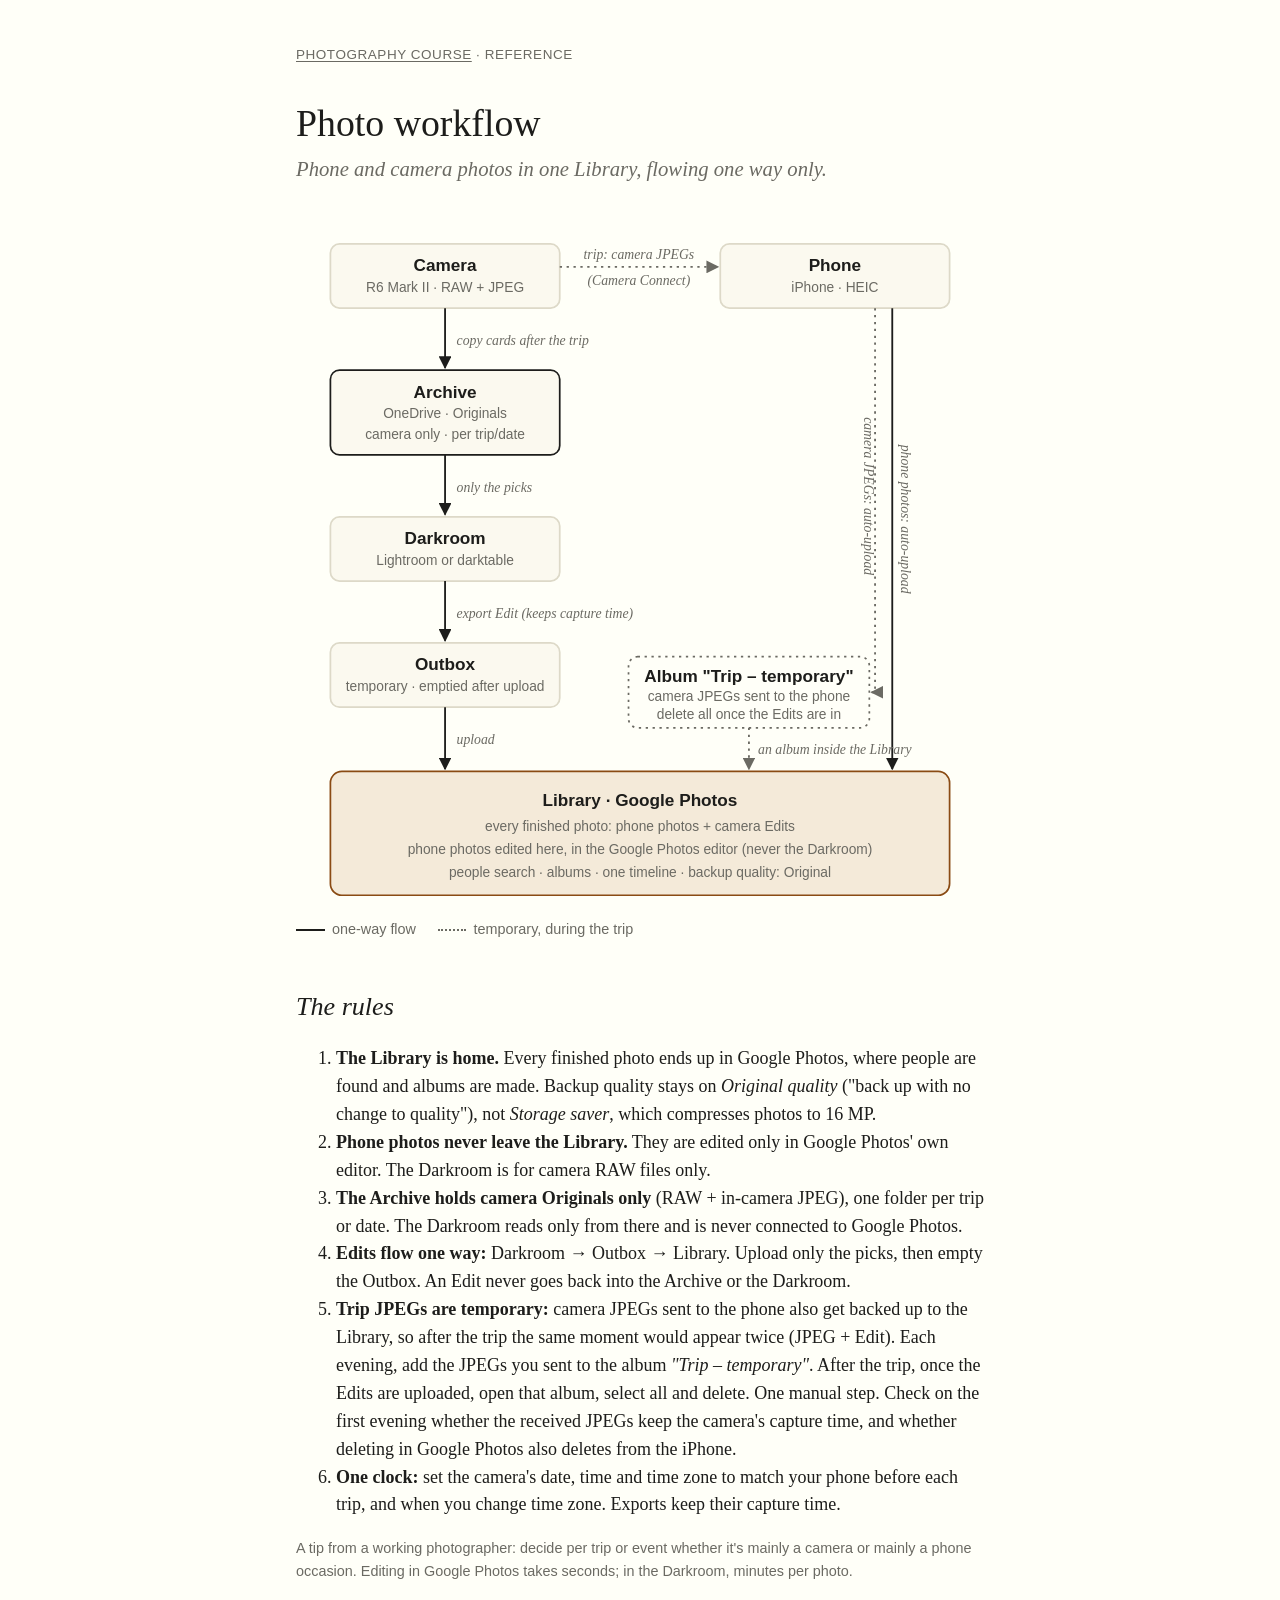
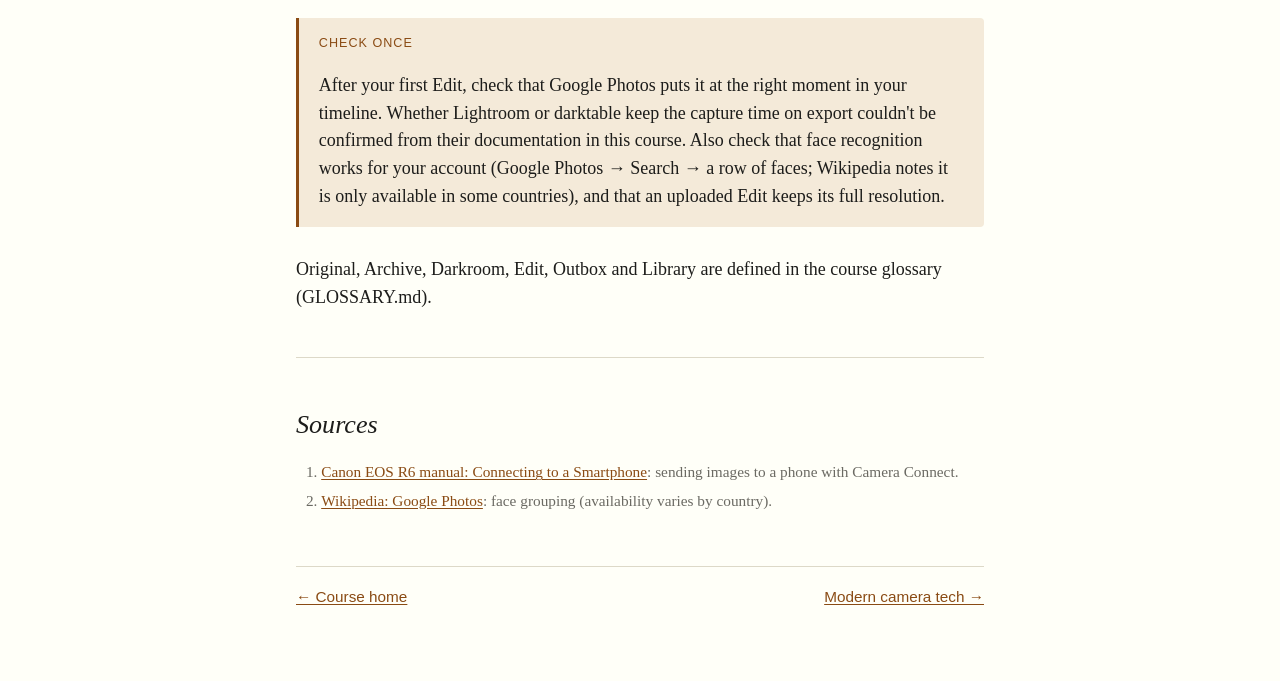
<file: reference/photo-workflow.html>
<!doctype html>
<html lang="en">
<head>
<meta charset="utf-8">
<meta name="viewport" content="width=device-width, initial-scale=1">
<title>Photo workflow</title>
<link rel="stylesheet" href="../assets/course.css">
<style>
  .flow { width: 100%; max-width: 100%; height: auto; display: block; margin: 1rem 0 0.5rem; }
  .flow .box { fill: var(--card); stroke: var(--rule); stroke-width: 1.5; }
  .flow .box.lib { fill: var(--accent-soft); stroke: var(--accent); }
  .flow .box.arc { stroke: var(--fg); }
  .flow .box.temp { fill: var(--bg); stroke: var(--muted); stroke-dasharray: 2 4; }
  .flow .title { font: 600 15px var(--sans); fill: var(--fg); }
  .flow .sub { font: 12px var(--sans); fill: var(--muted); }
  .flow .lbl { font: italic 12px var(--serif); fill: var(--muted); }
  .flow .lbl.acc { fill: var(--accent); font-style: normal; font-family: var(--sans); font-weight: 600; }
  .flow .arrow { stroke: var(--fg); stroke-width: 1.6; fill: none; }
  .flow .arrow.dash { stroke: var(--accent); stroke-dasharray: 5 4; }
  .flow .arrow.temp { stroke: var(--muted); stroke-dasharray: 2 4; }
  .flow .head { fill: var(--fg); }
  .flow .head.acc { fill: var(--accent); }
  .flow .head.mut { fill: var(--muted); }
  .legend { font-family: var(--sans); font-size: 0.8rem; color: var(--muted); display: flex; flex-wrap: wrap; gap: 0.4rem 1.2rem; margin-bottom: 1.5rem; }
  .legend span::before { content: ""; display: inline-block; width: 1.6rem; height: 0; vertical-align: middle; margin-right: 0.4rem; border-top: 2px solid var(--fg); }
  .legend .l-dash::before { border-top: 2px dashed var(--accent); }
  .legend .l-temp::before { border-top: 2px dotted var(--muted); }
</style>
</head>
<body>
<main>

<nav class="crumbs"><a href="../index.html">Photography course</a> · Reference</nav>

<h1>Photo workflow</h1>
<p class="subtitle">Phone and camera photos in one Library, flowing one way only.</p>

<svg class="flow" viewBox="0 0 600 600" role="img" aria-labelledby="flow-title flow-desc">
  <title id="flow-title">Photo workflow diagram</title>
  <desc id="flow-desc">Camera Originals go to the Archive on OneDrive, are edited in the Darkroom, exported to the Outbox and uploaded to the Library in Google Photos at original quality. Phone photos upload straight to the Library and are edited there. During the trip, a few camera JPEGs reach the Library via the phone; they are collected in a temporary album and deleted once their Edits are uploaded, so no moment appears twice.</desc>
  <defs>
    <marker id="ah" viewBox="0 0 10 10" refX="9" refY="5" markerWidth="7" markerHeight="7" orient="auto-start-reverse"><path class="head" d="M0,0 L10,5 L0,10 z"/></marker>
    <marker id="ah-acc" viewBox="0 0 10 10" refX="9" refY="5" markerWidth="7" markerHeight="7" orient="auto-start-reverse"><path class="head acc" d="M0,0 L10,5 L0,10 z"/></marker>
    <marker id="ah-mut" viewBox="0 0 10 10" refX="9" refY="5" markerWidth="7" markerHeight="7" orient="auto-start-reverse"><path class="head mut" d="M0,0 L10,5 L0,10 z"/></marker>
  </defs>

  <!-- Sources -->
  <rect class="box" x="30" y="20" width="200" height="56" rx="8"/>
  <text class="title" x="130" y="44" text-anchor="middle">Camera</text>
  <text class="sub" x="130" y="62" text-anchor="middle">R6 Mark II · RAW + JPEG</text>

  <rect class="box" x="370" y="20" width="200" height="56" rx="8"/>
  <text class="title" x="470" y="44" text-anchor="middle">Phone</text>
  <text class="sub" x="470" y="62" text-anchor="middle">iPhone · HEIC</text>

  <!-- Archive -->
  <rect class="box arc" x="30" y="130" width="200" height="74" rx="8"/>
  <text class="title" x="130" y="154" text-anchor="middle">Archive</text>
  <text class="sub" x="130" y="172" text-anchor="middle">OneDrive · Originals</text>
  <text class="sub" x="130" y="190" text-anchor="middle">camera only · per trip/date</text>

  <!-- Darkroom -->
  <rect class="box" x="30" y="258" width="200" height="56" rx="8"/>
  <text class="title" x="130" y="282" text-anchor="middle">Darkroom</text>
  <text class="sub" x="130" y="300" text-anchor="middle">Lightroom or darktable</text>

  <!-- Outbox -->
  <rect class="box" x="30" y="368" width="200" height="56" rx="8"/>
  <text class="title" x="130" y="392" text-anchor="middle">Outbox</text>
  <text class="sub" x="130" y="410" text-anchor="middle">temporary · emptied after upload</text>

  <!-- Library -->
  <rect class="box lib" x="30" y="480" width="540" height="108" rx="10"/>
  <text class="title" x="300" y="510" text-anchor="middle">Library · Google Photos</text>
  <text class="sub" x="300" y="532" text-anchor="middle">every finished photo: phone photos + camera Edits</text>
  <text class="sub" x="300" y="552" text-anchor="middle">phone photos edited here, in the Google Photos editor (never the Darkroom)</text>
  <text class="sub" x="300" y="572" text-anchor="middle">people search · albums · one timeline · backup quality: Original</text>

  <!-- Main camera flow -->
  <path class="arrow" d="M130 76 V128" marker-end="url(#ah)"/>
  <text class="lbl" x="140" y="108">copy cards after the trip</text>
  <path class="arrow" d="M130 204 V256" marker-end="url(#ah)"/>
  <text class="lbl" x="140" y="236">only the picks</text>
  <path class="arrow" d="M130 314 V366" marker-end="url(#ah)"/>
  <text class="lbl" x="140" y="346">export Edit (keeps capture time)</text>
  <path class="arrow" d="M130 424 V478" marker-end="url(#ah)"/>
  <text class="lbl" x="140" y="456">upload</text>

  <!-- Phone straight to Library -->
  <path class="arrow" d="M520 76 V478" marker-end="url(#ah)"/>
  <text class="lbl" x="528" y="260" transform="rotate(90 528 260)" text-anchor="middle">phone photos: auto-upload</text>

  <!-- Trip: camera JPEGs via Camera Connect to the phone (temporary) -->
  <path class="arrow temp" d="M230 40 H368" marker-end="url(#ah-mut)"/>
  <text class="lbl" x="299" y="33" text-anchor="middle">trip: camera JPEGs</text>
  <text class="lbl" x="299" y="56" text-anchor="middle">(Camera Connect)</text>

  <!-- Trip JPEGs: temporary album, deleted after the Edits are uploaded -->
  <rect class="box temp" x="290" y="380" width="210" height="62" rx="8"/>
  <text class="title" x="395" y="402" text-anchor="middle">Album "Trip – temporary"</text>
  <text class="sub" x="395" y="419" text-anchor="middle">camera JPEGs sent to the phone</text>
  <text class="sub" x="395" y="434" text-anchor="middle">delete all once the Edits are in</text>
  <path class="arrow temp" d="M505 76 V411 H502" marker-end="url(#ah-mut)"/>
  <text class="lbl" x="495" y="240" transform="rotate(90 495 240)" text-anchor="middle">camera JPEGs: auto-upload</text>
  <path class="arrow temp" d="M395 442 V478" marker-end="url(#ah-mut)"/>
  <text class="lbl" x="403" y="465">an album inside the Library</text>
</svg>

<div class="legend">
  <span>one-way flow</span>
  <span class="l-temp">temporary, during the trip</span>
</div>

<h2>The rules</h2>
<ol>
  <li><strong>The Library is home.</strong> Every finished photo ends up in Google Photos, where people are found and albums are made. Backup quality stays on <em>Original quality</em> ("back up with no change to quality"), not <em>Storage saver</em>, which compresses photos to 16 MP.</li>
  <li><strong>Phone photos never leave the Library.</strong> They are edited only in Google Photos' own editor. The Darkroom is for camera RAW files only.</li>
  <li><strong>The Archive holds camera Originals only</strong> (RAW + in-camera JPEG), one folder per trip or date. The Darkroom reads only from there and is never connected to Google Photos.</li>
  <li><strong>Edits flow one way:</strong> Darkroom → Outbox → Library. Upload only the picks, then empty the Outbox. An Edit never goes back into the Archive or the Darkroom.</li>
  <li><strong>Trip JPEGs are temporary:</strong> camera JPEGs sent to the phone also get backed up to the Library, so after the trip the same moment would appear twice (JPEG + Edit). Each evening, add the JPEGs you sent to the album <em>"Trip – temporary"</em>. After the trip, once the Edits are uploaded, open that album, select all and delete. One manual step. Check on the first evening whether the received JPEGs keep the camera's capture time, and whether deleting in Google Photos also deletes from the iPhone.</li>
  <li><strong>One clock:</strong> set the camera's date, time and time zone to match your phone before each trip, and when you change time zone. Exports keep their capture time.</li>
</ol>

<p class="meta">A tip from a working photographer: decide per trip or event whether it's mainly a camera or mainly a phone occasion. Editing in Google Photos takes seconds; in the Darkroom, minutes per photo.</p>

<div class="callout">
  <span class="label">Check once</span>
  <p>After your first Edit, check that Google Photos puts it at the right moment in your timeline. Whether Lightroom or darktable keep the capture time on export couldn't be confirmed from their documentation in this course. Also check that face recognition works for your account (Google Photos → Search → a row of faces; Wikipedia notes it is only available in some countries), and that an uploaded Edit keeps its full resolution.</p>
</div>

<p>Original, Archive, Darkroom, Edit, Outbox and Library are defined in the course glossary (GLOSSARY.md).</p>

<hr>
<h2>Sources</h2>
<ol class="sources">
  <li><a href="https://cam.start.canon/en/C004/manual/html/UG-06_Network_0040.html">Canon EOS R6 manual: Connecting to a Smartphone</a>: sending images to a phone with Camera Connect.</li>
  <li><a href="https://en.wikipedia.org/wiki/Google_Photos">Wikipedia: Google Photos</a>: face grouping (availability varies by country).</li>
</ol>

<nav class="lesson-nav">
  <a href="../index.html">← Course home</a>
  <a href="modern-camera-tech.html">Modern camera tech →</a>
</nav>

</main>
</body>
</html>
</file>
<file: assets/course.css>
/* Shared stylesheet for every page in the course. Tufte-inspired: one
   readable column, generous whitespace, quiet colour, prints cleanly. */

:root {
  --bg: #fffff8;
  --fg: #1d1d1b;
  --muted: #6b6a63;
  --rule: #ddd9c8;
  --accent: #8a4b14;     /* warm "golden hour" brown */
  --accent-soft: #f4ead9;
  --good: #2f6b3a;
  --good-soft: #e3efe2;
  --bad: #9b2c2c;
  --bad-soft: #f6e3e1;
  --card: #fbf9ef;
  --serif: "Iowan Old Style", "Palatino Linotype", Palatino, "Book Antiqua", Georgia, serif;
  --sans: -apple-system, BlinkMacSystemFont, "Segoe UI", Roboto, "Helvetica Neue", Arial, sans-serif;
  --mono: ui-monospace, SFMono-Regular, Menlo, Consolas, monospace;
}

/* Dark theme: follows the OS unless the viewer explicitly chose light;
   an explicit dark choice (data-theme) also wins. */
@media (prefers-color-scheme: dark) {
  :root:not([data-theme="light"]) {
    --bg: #161614;
    --fg: #e8e6dc;
    --muted: #a19f94;
    --rule: #34332d;
    --accent: #e0a96d;
    --accent-soft: #2c2418;
    --good: #8cc79a;
    --good-soft: #1c2b1f;
    --bad: #e79a92;
    --bad-soft: #321c1a;
    --card: #1e1e1b;
    color-scheme: dark;
  }
}
:root[data-theme="dark"] {
  --bg: #161614;
  --fg: #e8e6dc;
  --muted: #a19f94;
  --rule: #34332d;
  --accent: #e0a96d;
  --accent-soft: #2c2418;
  --good: #8cc79a;
  --good-soft: #1c2b1f;
  --bad: #e79a92;
  --bad-soft: #321c1a;
  --card: #1e1e1b;
  color-scheme: dark;
}

* { box-sizing: border-box; }

html { font-size: 18px; }
body {
  margin: 0;
  background: var(--bg);
  color: var(--fg);
  font-family: var(--serif);
  line-height: 1.55;
  -webkit-text-size-adjust: 100%;
}

main, .page {
  max-width: 40rem;
  margin: 0 auto;
  padding-block: 2.5rem 4rem;
  padding-left: max(16px, env(safe-area-inset-left, 0px));
  padding-right: max(16px, env(safe-area-inset-right, 0px));
}

/* ---- Top bar --------------------------------------------------------- */
.crumbs {
  font-family: var(--sans);
  font-size: 0.75rem;
  letter-spacing: 0.04em;
  text-transform: uppercase;
  color: var(--muted);
  margin-bottom: 2rem;
}
.crumbs a { color: var(--muted); }

/* ---- Type ------------------------------------------------------------ */
h1 {
  font-weight: 400;
  font-size: 2.1rem;
  line-height: 1.15;
  margin: 0 0 0.4rem;
}
.subtitle {
  font-style: italic;
  color: var(--muted);
  font-size: 1.15rem;
  margin: 0 0 2rem;
}
h2 {
  font-weight: 400;
  font-style: italic;
  font-size: 1.45rem;
  margin: 2.6rem 0 0.6rem;
}
h3 {
  font-weight: 600;
  font-size: 1rem;
  margin: 1.6rem 0 0.4rem;
}
p, li { hyphens: auto; }
a { color: var(--accent); text-decoration-thickness: 1px; text-underline-offset: 2px; }
a:hover { text-decoration-thickness: 2px; }
code, kbd { font-family: var(--mono); font-size: 0.85em; }
hr { border: 0; border-top: 1px solid var(--rule); margin: 2.5rem 0; }

.meta {
  font-family: var(--sans);
  font-size: 0.8rem;
  color: var(--muted);
  display: flex;
  flex-wrap: wrap;
  gap: 0.4rem 1.2rem;
  margin-bottom: 2rem;
}

/* Citation markers: small superscript links to the Sources list. */
sup.cite { font-family: var(--sans); font-size: 0.65em; line-height: 0; }
sup.cite a { text-decoration: none; }

/* ---- Callouts -------------------------------------------------------- */
.callout {
  border-left: 3px solid var(--accent);
  background: var(--accent-soft);
  padding: 0.9rem 1.1rem;
  margin: 1.6rem 0;
  border-radius: 0 4px 4px 0;
}
.callout > :first-child { margin-top: 0; }
.callout > :last-child { margin-bottom: 0; }
.callout .label {
  display: block;
  font-family: var(--sans);
  font-size: 0.7rem;
  letter-spacing: 0.08em;
  text-transform: uppercase;
  color: var(--accent);
  margin-bottom: 0.3rem;
}

/* ---- Tables (reference sheets) -------------------------------------- */
table {
  border-collapse: collapse;
  width: 100%;
  margin: 1rem 0 1.5rem;
  font-size: 0.9rem;
}
th, td {
  text-align: left;
  vertical-align: top;
  padding: 0.4rem 0.6rem 0.4rem 0;
  border-bottom: 1px solid var(--rule);
}
th {
  font-family: var(--sans);
  font-weight: 600;
  font-size: 0.72rem;
  letter-spacing: 0.05em;
  text-transform: uppercase;
  color: var(--muted);
}
.table-wrap { overflow-x: auto; }

/* ---- Lists of lessons / docs (index) -------------------------------- */
.toc { list-style: none; padding: 0; margin: 0.6rem 0 0; }
.toc li {
  display: flex;
  gap: 0.9rem;
  align-items: baseline;
  padding: 0.55rem 0;
  border-bottom: 1px solid var(--rule);
}
.toc .num { font-family: var(--mono); font-size: 0.8rem; color: var(--muted); min-width: 2.6rem; }
.toc .desc { display: block; color: var(--muted); font-size: 0.9rem; }
.toc .planned { color: var(--muted); }

.roadmap { padding-left: 1.2rem; }
.roadmap li { margin: 0.3rem 0; }
.roadmap .now { font-weight: 600; }

/* ---- Sources --------------------------------------------------------- */
.sources { font-size: 0.85rem; color: var(--muted); padding-left: 1.4rem; }
.sources li { margin: 0.25rem 0; }
.sources li:target { background: var(--accent-soft); }

/* ---- Lesson footer nav ---------------------------------------------- */
.lesson-nav {
  display: flex;
  justify-content: space-between;
  gap: 1rem;
  font-family: var(--sans);
  font-size: 0.85rem;
  margin-top: 3rem;
  padding-top: 1rem;
  border-top: 1px solid var(--rule);
}

/* ---- Print ----------------------------------------------------------- */
@media print {
  html { font-size: 11pt; }
  body { background: #fff; color: #000; }
  main, .page { max-width: none; padding: 0; }
  a { color: #000; }
  .crumbs, .lesson-nav, .no-print { display: none !important; }
  .callout { background: none; border-left-color: #000; }
  h2, h3 { break-after: avoid; }
  table, .callout { break-inside: avoid; }
}

/* ---- "Change" cards: what changed / what it means / what to check ---- */
.change {
  border-top: 1px solid var(--rule);
  padding: 1rem 0 0.4rem;
}
.change h3 { margin-top: 0; }
.change dl {
  display: grid;
  grid-template-columns: 6.5rem 1fr;
  gap: 0.35rem 0.9rem;
  margin: 0.4rem 0 0.6rem;
}
.change dt {
  font-family: var(--sans);
  font-size: 0.7rem;
  letter-spacing: 0.06em;
  text-transform: uppercase;
  color: var(--muted);
  padding-top: 0.25rem;
}
.change dd { margin: 0; min-width: 0; }
.change dd.check { color: var(--accent); }
@media (max-width: 30rem) {
  .change dl { grid-template-columns: 1fr; gap: 0.1rem; }
  .change dd { margin-bottom: 0.5rem; }
}
@media print { .change { break-inside: avoid; } }
</file>
<file: assets/quiz.css>
/* Styles for assets/quiz.js. Builds on the tokens in course.css. */

.quiz { margin: 1.5rem 0 2rem; }

.quiz-progress {
  font-family: var(--sans);
  font-size: 0.8rem;
  color: var(--muted);
  position: sticky;
  top: env(safe-area-inset-top, 0px);
  background: var(--bg);
  padding: 0.5rem 0;
  margin: 0;
  border-bottom: 1px solid var(--rule);
  z-index: 1;
}

.quiz-q {
  padding: 1.4rem 0 1.2rem;
  border-bottom: 1px solid var(--rule);
}
.quiz-topic {
  font-family: var(--sans);
  font-size: 0.7rem;
  letter-spacing: 0.08em;
  text-transform: uppercase;
  color: var(--muted);
  margin: 0 0 0.3rem;
}
.quiz-stem { margin: 0 0 0.9rem; }

.quiz-options { display: grid; gap: 0.45rem; }
.quiz-opt {
  display: flex;
  gap: 0.75rem;
  align-items: baseline;
  width: 100%;
  text-align: left;
  font: inherit;
  font-size: 0.95rem;
  color: var(--fg);
  background: var(--card);
  border: 1px solid var(--rule);
  border-radius: 6px;
  padding: 0.6rem 0.8rem;
  cursor: pointer;
  transition: border-color 0.15s, background 0.15s;
}
.quiz-opt:hover:not(:disabled) { border-color: var(--accent); }
.quiz-opt:focus-visible { outline: 2px solid var(--accent); outline-offset: 2px; }
.quiz-opt:disabled { cursor: default; }
.quiz-letter {
  font-family: var(--sans);
  font-size: 0.75rem;
  font-weight: 600;
  color: var(--muted);
  min-width: 1rem;
}
.quiz-opt.is-correct { border-color: var(--good); background: var(--good-soft); }
.quiz-opt.is-correct .quiz-letter { color: var(--good); }
.quiz-opt.is-wrong { border-color: var(--bad); background: var(--bad-soft); }
.quiz-opt.is-wrong .quiz-letter { color: var(--bad); }

.quiz-feedback {
  margin-top: 0.8rem;
  font-size: 0.92rem;
  padding: 0.7rem 0.9rem;
  border-radius: 4px;
}
.quiz-feedback.good { background: var(--good-soft); }
.quiz-feedback.bad { background: var(--bad-soft); }
.quiz-feedback strong { font-weight: 600; }

.quiz-summary {
  margin-top: 2rem;
  padding: 1.2rem;
  background: var(--accent-soft);
  border-radius: 6px;
}
.quiz-score { font-size: 2.2rem; margin: 0 0 0.4rem; }
.quiz-line {
  font-family: var(--mono);
  font-size: 0.82rem;
  white-space: pre-wrap;
  background: var(--bg);
  border: 1px solid var(--rule);
  padding: 0.6rem 0.8rem;
  border-radius: 4px;
}
.quiz-copy {
  font-family: var(--sans);
  font-size: 0.85rem;
  color: var(--bg);
  background: var(--accent);
  border: 0;
  border-radius: 4px;
  padding: 0.5rem 0.9rem;
  cursor: pointer;
}

@media print {
  .quiz-progress { position: static; }
  .quiz-copy { display: none; }
}
</file>
<file: assets/evf-sim.css>
/* Styles for assets/evf-sim.js. Builds on the tokens in course.css. */

.evf-sim {
  margin: 1.4rem 0 2rem;
  padding: 0.9rem;
  background: var(--card);
  border: 1px solid var(--rule);
  border-radius: 8px;
  font-family: var(--sans);
  font-size: 0.85rem;
}

.evf-toolbar { display: flex; flex-wrap: wrap; gap: 0.4rem; margin-bottom: 0.7rem; }
.evf-mode {
  font: inherit;
  color: var(--fg);
  background: var(--bg);
  border: 1px solid var(--rule);
  border-radius: 999px;
  padding: 0.35rem 0.8rem;
  cursor: pointer;
}
.evf-mode.is-on { border-color: var(--accent); color: var(--accent); font-weight: 600; }
.evf-mode:focus-visible { outline: 2px solid var(--accent); outline-offset: 2px; }

.evf-frame { position: relative; }
.evf-frame canvas {
  display: block;
  width: 100%;
  max-width: 100%;
  height: auto;
  aspect-ratio: 320 / 200;
  border-radius: 4px;
  image-rendering: auto;
  background: #000;
}
.evf-badge {
  position: absolute;
  left: 0.5rem;
  top: 0.5rem;
  font-size: 0.68rem;
  letter-spacing: 0.04em;
  color: #fff;
  background: rgba(0, 0, 0, 0.55);
  padding: 0.15rem 0.45rem;
  border-radius: 3px;
}

.evf-hist {
  display: block;
  width: 100%;
  max-width: 100%;
  height: 48px;
  margin-top: 0.5rem;
  border-radius: 3px;
  border: 1px solid var(--rule);
}

.evf-controls { margin-top: 0.8rem; }
.evf-controls label { display: flex; justify-content: space-between; gap: 1rem; color: var(--muted); }
.evf-controls output { font-variant-numeric: tabular-nums; color: var(--fg); font-weight: 600; }
.evf-controls input[type="range"] { width: 100%; accent-color: var(--accent); margin-top: 0.4rem; }

.evf-status {
  margin: 0.8rem 0 0;
  padding: 0.6rem 0.8rem;
  border-radius: 4px;
  background: var(--bg);
  font-family: var(--serif);
  font-size: 0.92rem;
}
.evf-status.good { background: var(--good-soft); }
.evf-status.bad { background: var(--bad-soft); }

@media print {
  .evf-sim { break-inside: avoid; }
  .evf-controls, .evf-toolbar { display: none; }
}
</file>
<file: assets/kit-builder.css>
/* Styles for assets/kit-builder.js. Builds on the tokens in course.css. */

.kit-builder { margin: 1.4rem 0 2rem; font-family: var(--sans); font-size: 0.85rem; }

.kb-budget { display: flex; flex-wrap: wrap; gap: 0.5rem; align-items: center; margin: 0 0 0.8rem; font-weight: 600; }

.kb-group {
  border: 1px solid var(--rule);
  border-radius: 8px;
  background: var(--card);
  padding: 0.6rem 0.9rem 0.4rem;
  margin: 0 0 1rem;
  min-width: 0;
}
.kb-group legend { font-weight: 600; padding: 0 0.3rem; }
.kb-hint { color: var(--muted); font-weight: 400; font-size: 0.78rem; }

.kb-row {
  display: grid;
  grid-template-columns: 1fr auto auto;
  gap: 0.2rem 0.6rem;
  align-items: center;
  padding: 0.5rem 0;
  border-top: 1px solid var(--rule);
}
.kb-group .kb-row:first-of-type { border-top: 0; }
.kb-choice { display: flex; gap: 0.5rem; align-items: baseline; min-width: 0; cursor: pointer; }
.kb-name { font-weight: 600; color: var(--fg); }
.kb-tag {
  font-weight: 400;
  font-size: 0.7rem;
  color: var(--accent);
  border: 1px solid var(--accent);
  border-radius: 999px;
  padding: 0 0.4rem;
  white-space: nowrap;
}
.kb-hike { color: var(--muted); white-space: nowrap; cursor: pointer; }
.kb-price {
  width: 6.5rem;
  font: inherit;
  color: var(--fg);
  background: var(--bg);
  border: 1px solid var(--rule);
  border-radius: 4px;
  padding: 0.25rem 0.4rem;
  font-variant-numeric: tabular-nums;
}
.kb-price:focus-visible, .kit-builder input:focus-visible { outline: 2px solid var(--accent); outline-offset: 2px; }
.kit-builder input[type="radio"], .kit-builder input[type="checkbox"] { accent-color: var(--accent); }
.kb-meta { grid-column: 1 / -1; margin: 0; color: var(--muted); font-size: 0.78rem; padding-left: 1.6rem; }

.kb-summary {
  background: var(--accent-soft);
  border-radius: 8px;
  padding: 0.8rem 1rem;
}
.kb-summary h4 { margin: 0 0 0.4rem; font-size: 0.9rem; }
.kb-summary dl { display: grid; grid-template-columns: 7rem 1fr; gap: 0.3rem 0.8rem; margin: 0; }
.kb-summary dt { color: var(--muted); }
.kb-summary dd { margin: 0; font-variant-numeric: tabular-nums; min-width: 0; }
.kb-bad { color: var(--bad); font-weight: 600; }
.kb-warn { margin: 0.6rem 0 0; padding-left: 1.1rem; color: var(--bad); }

@media (max-width: 30rem) {
  .kb-row { grid-template-columns: 1fr auto; }
  .kb-row .kb-price { grid-column: 1 / -1; width: 100%; }
  .kb-summary dl { grid-template-columns: 1fr; gap: 0.05rem; }
  .kb-summary dd { margin-bottom: 0.4rem; }
}
</file>
